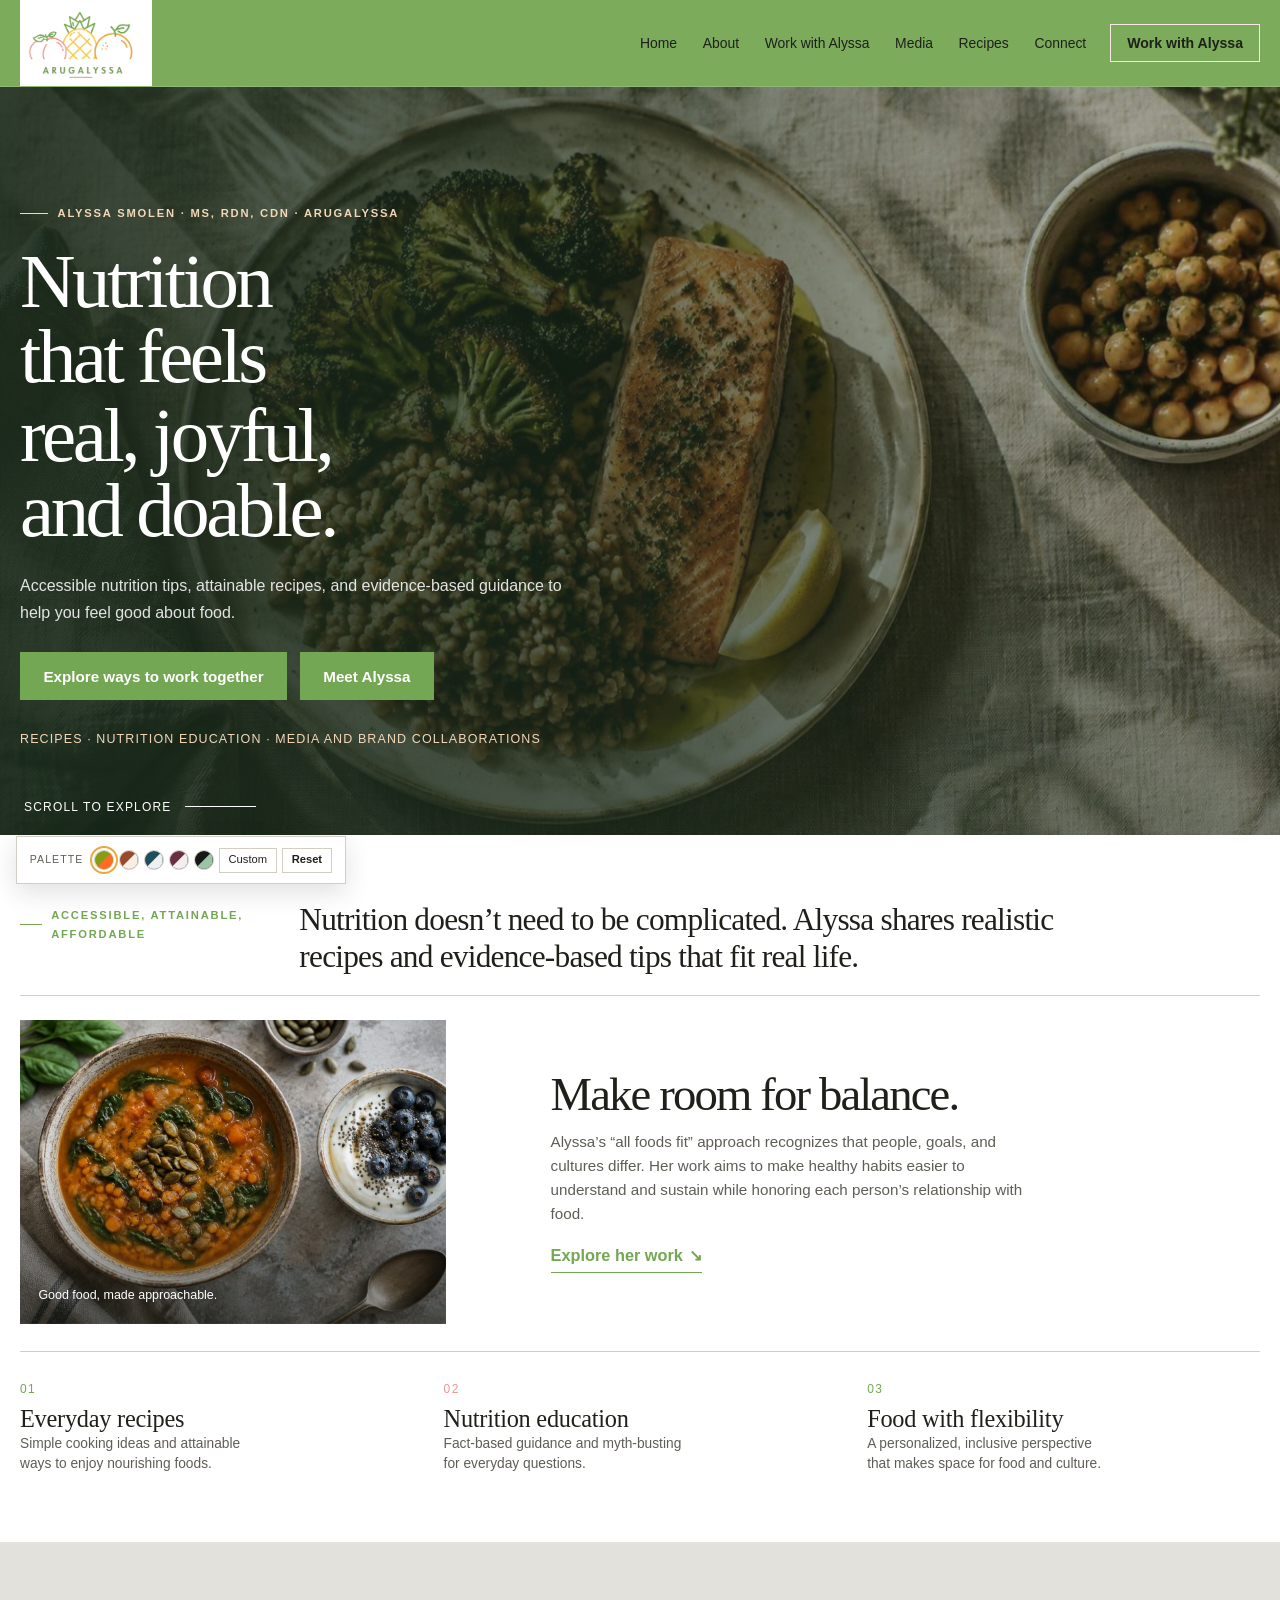
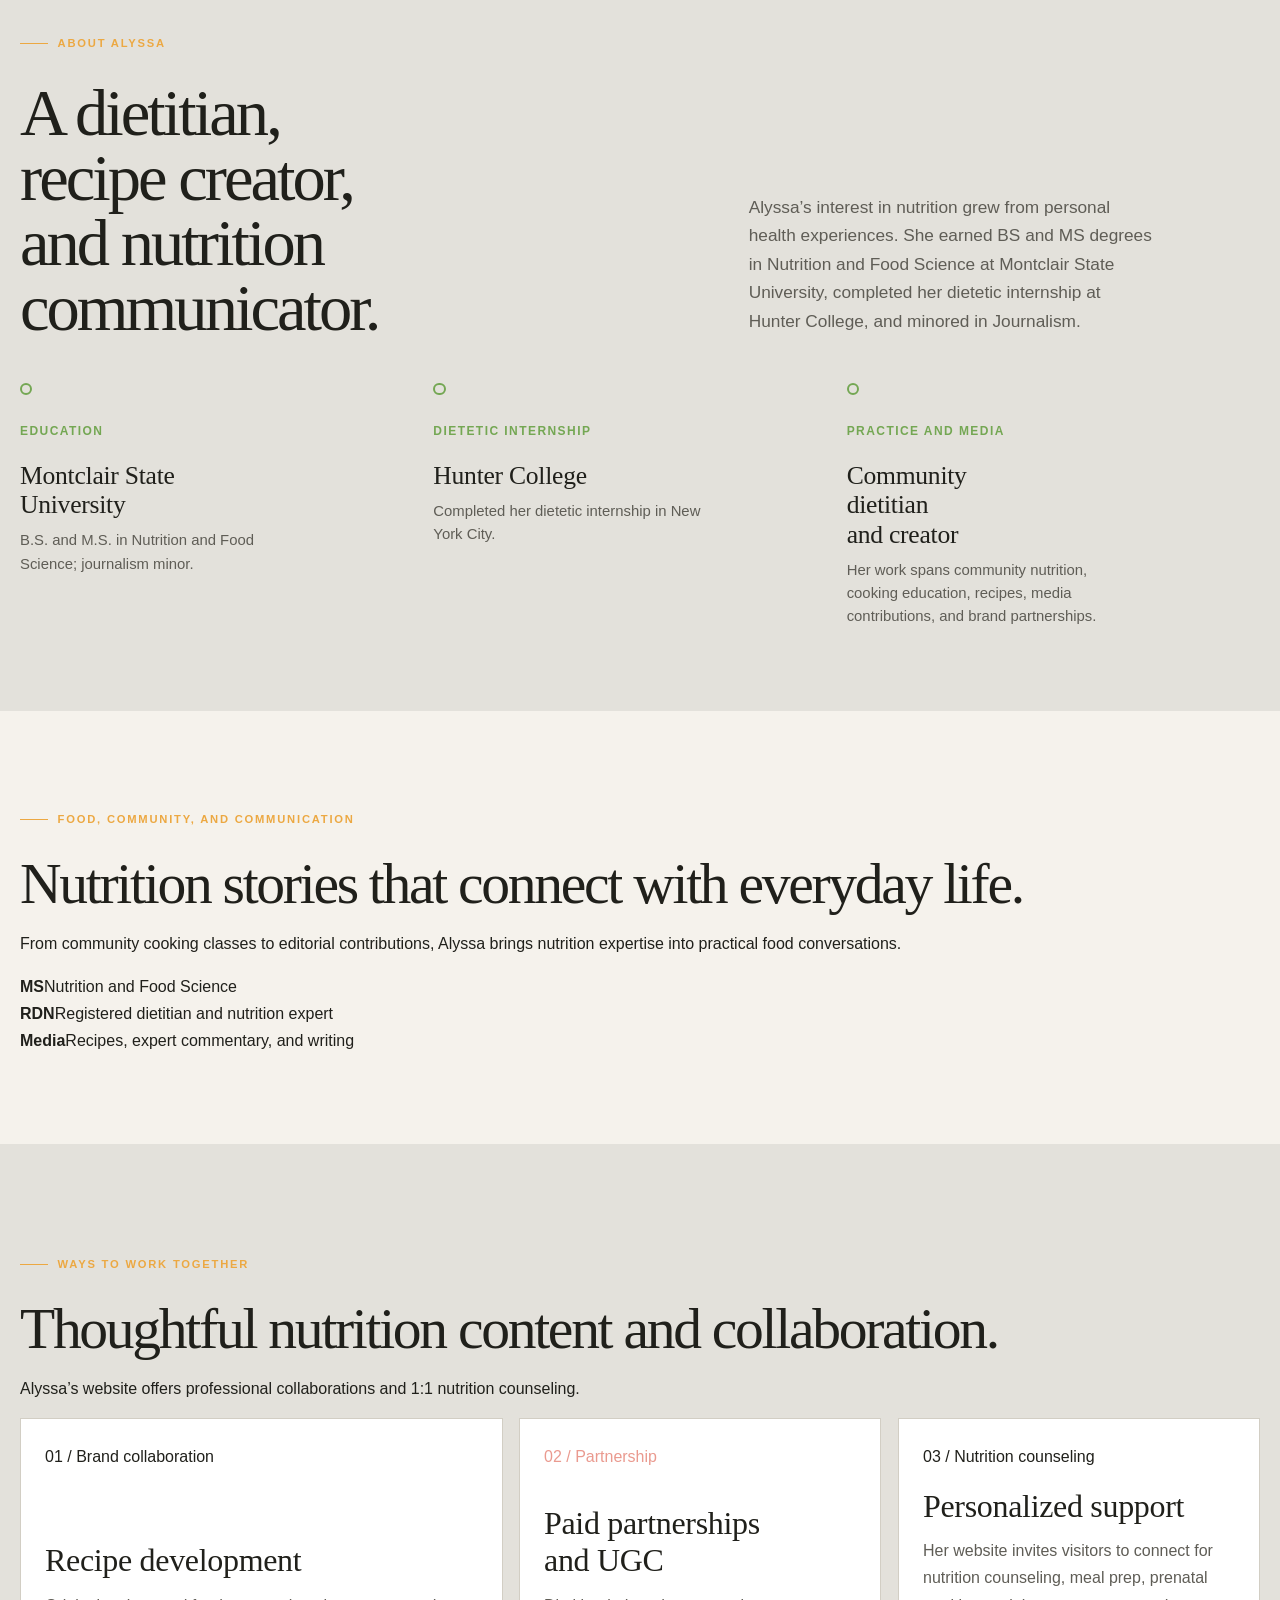
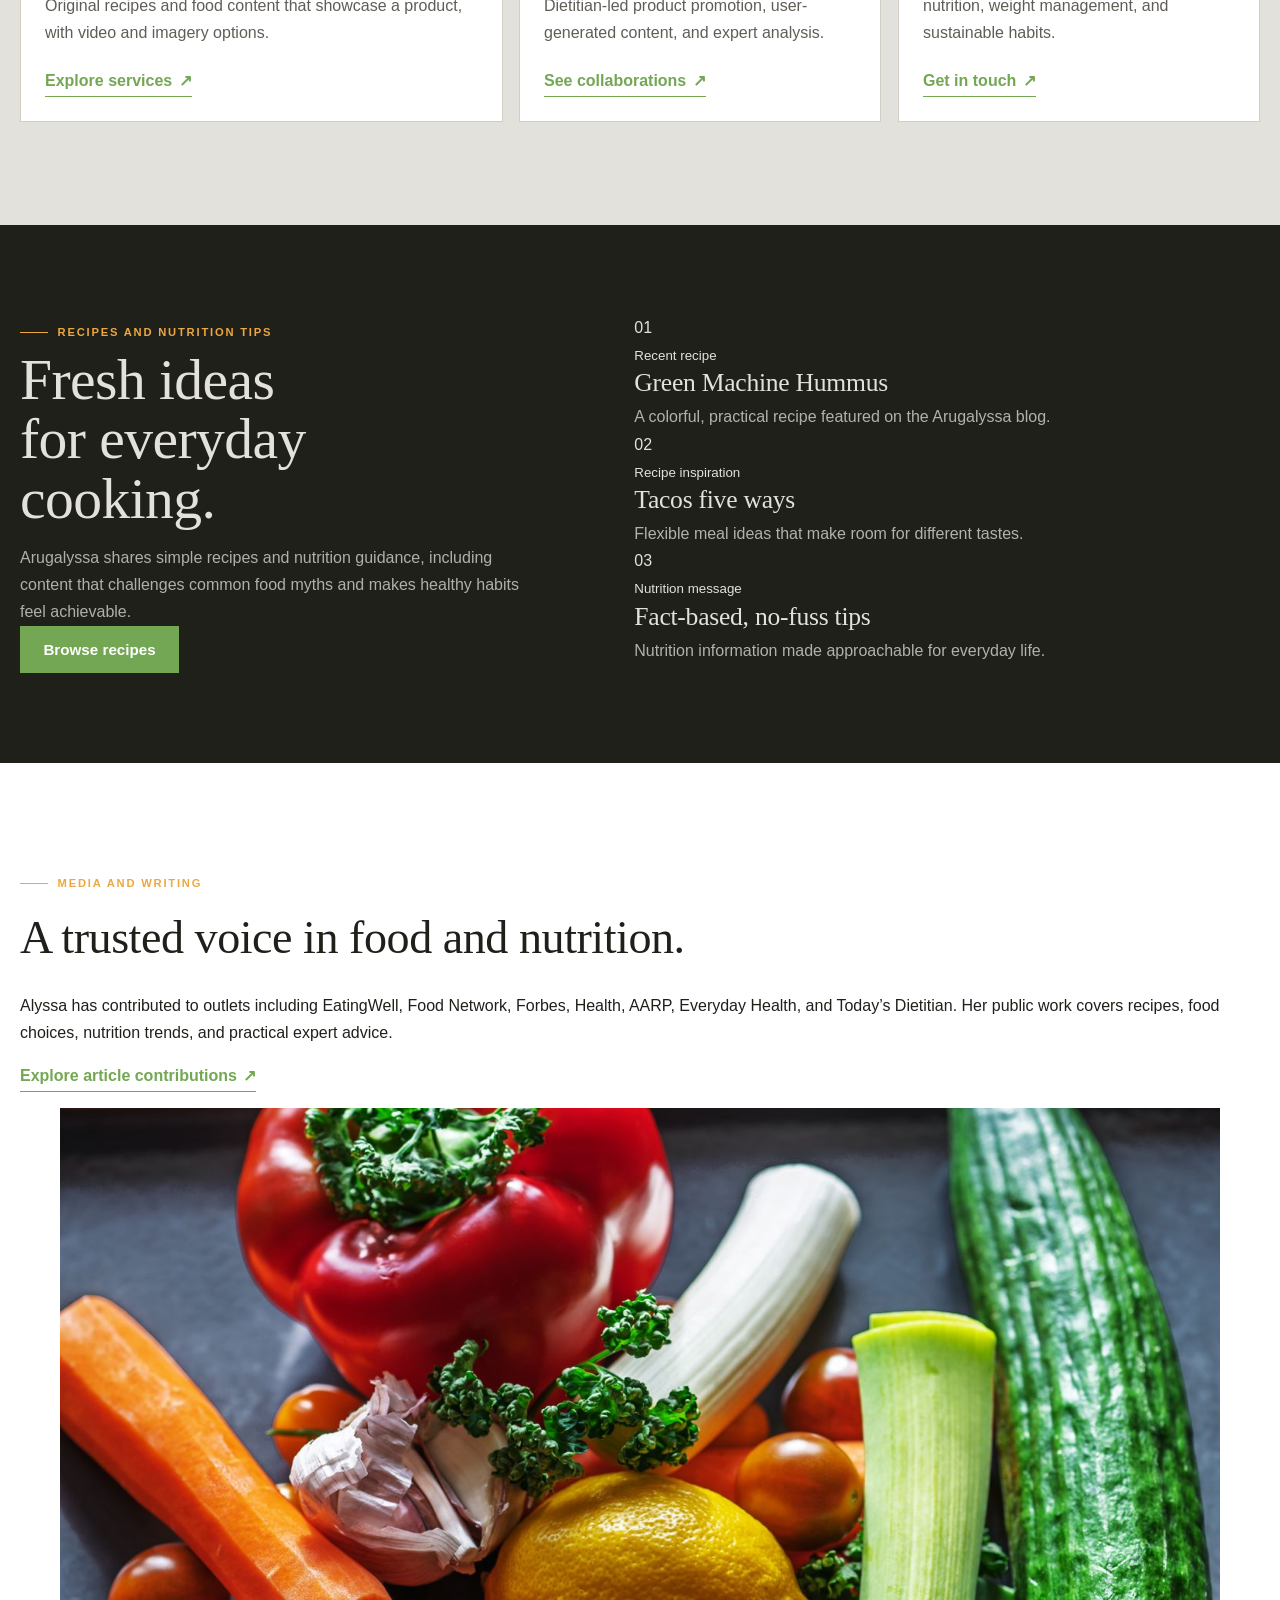
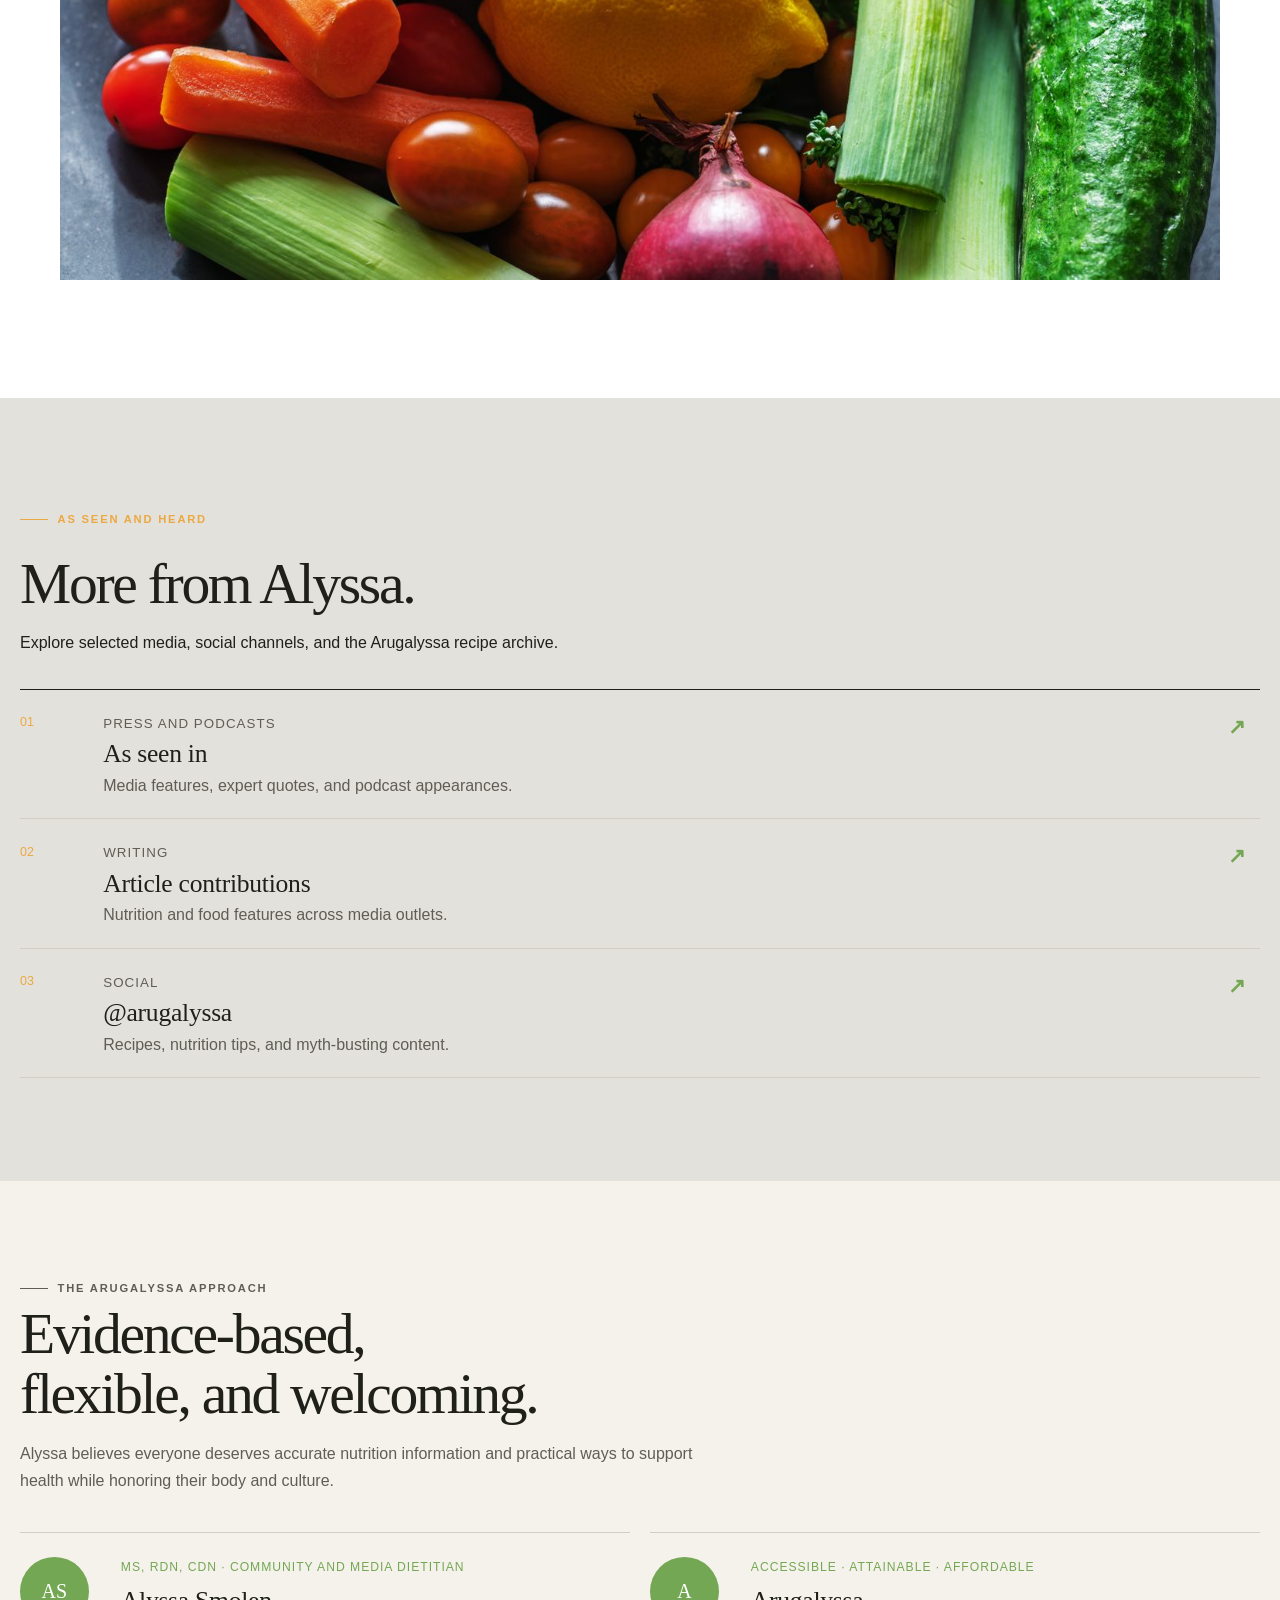
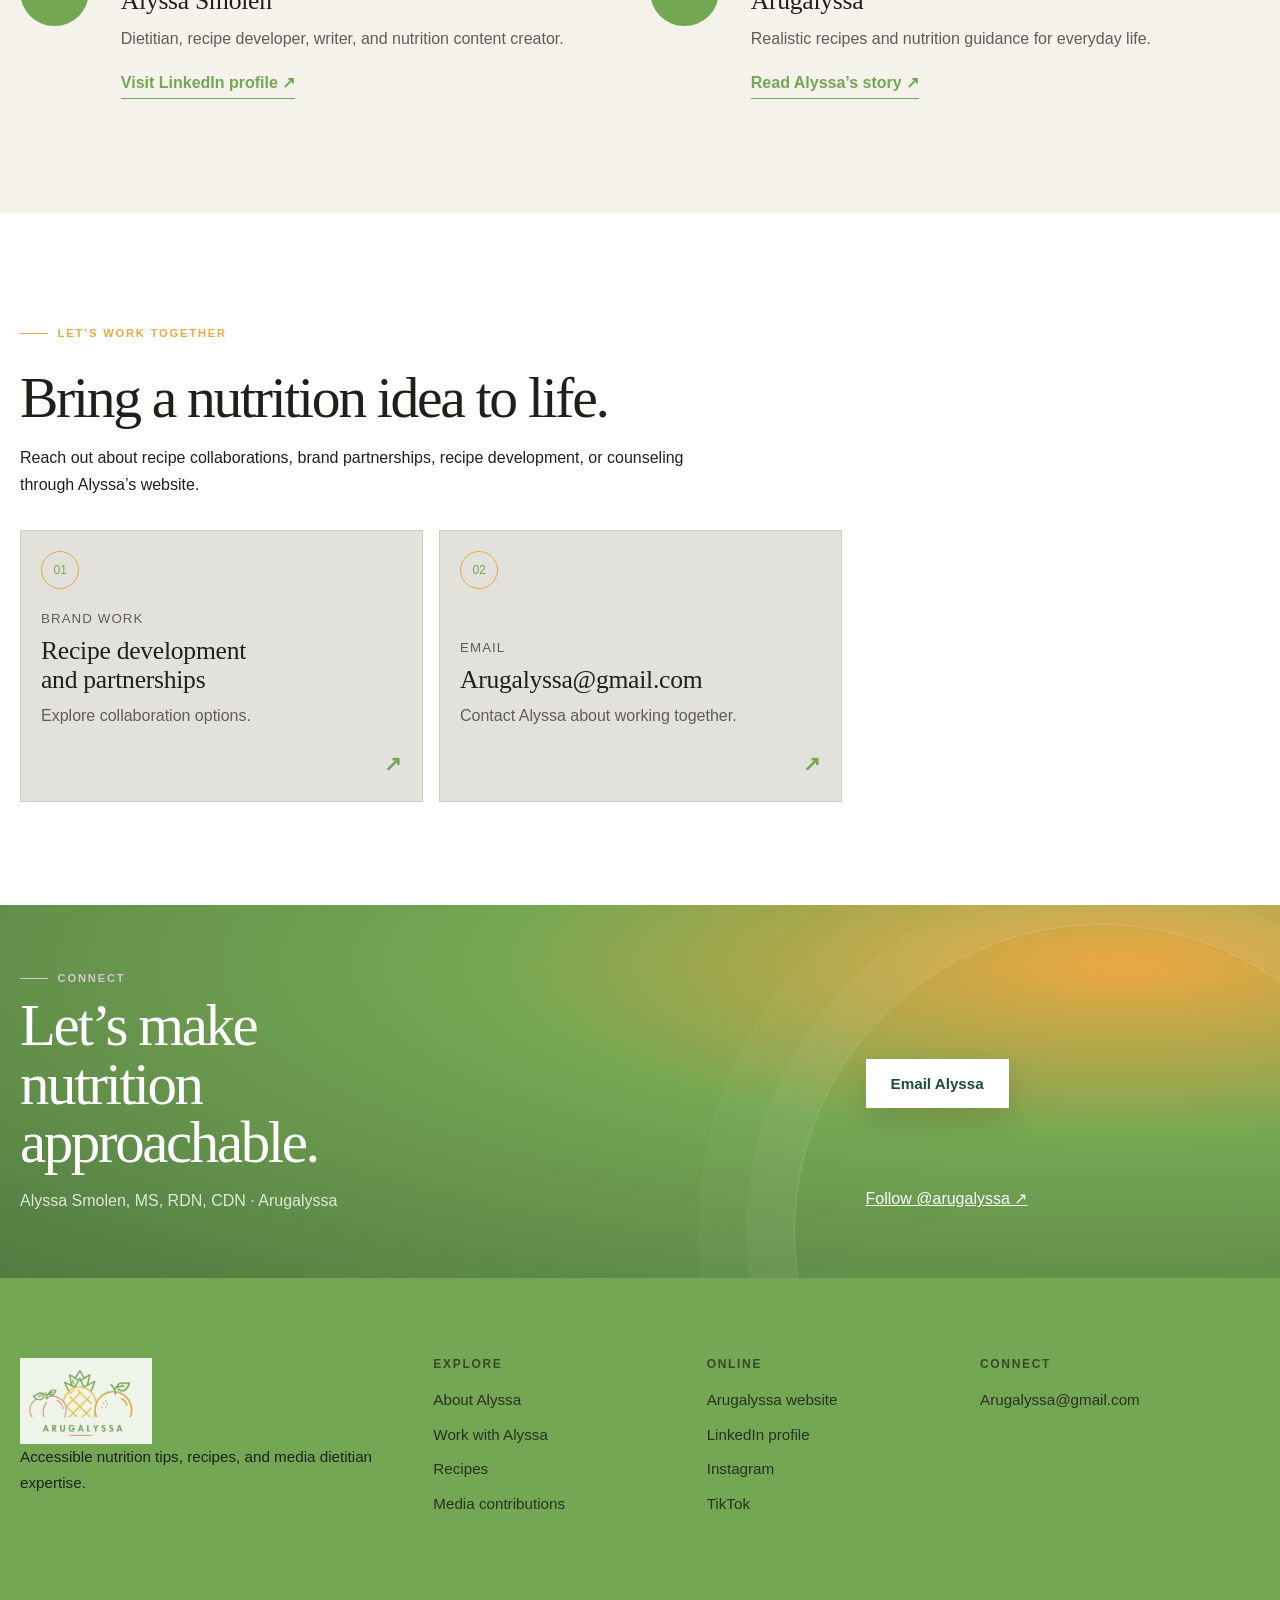
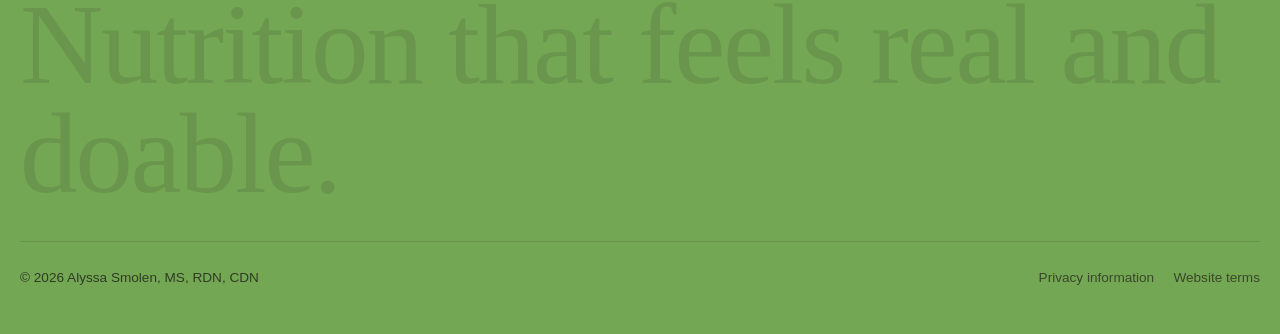
<file: index.html>
<!DOCTYPE html><html lang="en" data-theme="sage"><head><meta charset="UTF-8"><meta name="viewport" content="width=device-width, initial-scale=1"><meta name="theme-color" content="#74A753"><title>Alyssa Smolen, MS, RDN, CDN | Arugalyssa</title><meta name="description" content="Alyssa Smolen, MS, RD is a registered dietitian whose public profile highlights accessible nutrition tips, recipes, dietitian expertise, and brand collaboration."><meta property="og:type" content="website"><meta property="og:site_name" content="Alyssa Smolen, MS, RD"><meta property="og:title" content="Alyssa Smolen, MS, RDN, CDN | Arugalyssa"><meta property="og:description" content="Explore Alyssa Smolen’s registered dietitian background, pediatric nutrition research, and professional work."><meta property="og:image" content="assets/hero.jpg"><link rel="icon" href="favicon.svg" type="image/svg+xml"><script src="theme-init.js"></script><link rel="preconnect" href="https://fonts.googleapis.com"><link rel="preconnect" href="https://fonts.gstatic.com" crossorigin><link rel="stylesheet" href="https://fonts.googleapis.com/css2?family=Instrument+Sans:wght@400;500;600&family=Newsreader:ital,opsz,wght@0,6..72,400;1,6..72,400&display=swap"><link rel="preload" as="image" href="assets/hero.jpg" fetchpriority="high"><link rel="stylesheet" href="styles.css"><script type="application/ld+json">{"@context":"https://schema.org","@type":"Person","name":"Alyssa Smolen","honorificSuffix":"MS, RDN, CDN","jobTitle":"Registered Dietitian and Nutrition Communicator","url":"https://www.linkedin.com/in/alyssasmolen/","knowsAbout":["Pediatric nutrition","Clinical nutrition","Nutrition research","Social needs screening"]}</script></head><body class="home-page single-page"><div class="scroll-progress" aria-hidden="true"><span></span></div><a href="#main" class="skip-link">Skip to main content</a>
<header class="site-header"><div class="wrap header-inner"><a href="#home" class="brand" aria-label="Alyssa Smolen, home"><img class="brand-logo" src="assets/arugalyssa-logo.png" alt="Arugalyssa illustrated fruit logo" width="660" height="430"></a><nav class="main-nav" id="main-nav" aria-label="Primary"><ul class="nav-list"><li><a href="#home">Home</a></li><li><a href="#story">About</a></li><li><a href="#focus">Work with Alyssa</a></li><li><a href="#media">Media</a></li><li><a href="#recipes">Recipes</a></li><li><a href="#contact">Connect</a></li></ul><div class="mobile-only"><a href="https://www.arugalyssa.com/" class="btn">Visit Arugalyssa</a></div></nav><div class="header-tools"><a href="#contact" class="btn btn-sm header-cta">Work with Alyssa</a><button type="button" class="menu-toggle" aria-expanded="false" aria-controls="main-nav" aria-label="Open menu"><span></span></button></div></div></header><main id="main">
<section class="sp-hero" id="home" data-motion-section="hero"><div class="sp-hero-backdrop"><img class="sp-hero-bg-image" src="assets/hero.jpg" alt="" fetchpriority="high" decoding="async"><div class="sp-hero-shade"></div></div><div class="wrap sp-hero-content"><p class="kicker">Alyssa Smolen · MS, RDN, CDN · Arugalyssa</p><h1 class="sp-hero-title"><span class="sp-title-line"><span>Nutrition that feels</span></span><span class="sp-title-line"><span>real, joyful, and doable.</span></span></h1><p class="lead">Accessible nutrition tips, attainable recipes, and evidence-based guidance to help you feel good about food.</p><div class="hero-actions"><a class="btn" href="#focus">Explore ways to work together</a><a class="btn btn-ghost" href="#story">Meet Alyssa</a></div><p class="sp-hero-note">Recipes · Nutrition education · Media and brand collaborations</p></div><a class="sp-hero-scroll" href="#mission" aria-label="Scroll to learn about Alyssa"><span>Scroll to explore</span><i aria-hidden="true"></i></a></section>
<section class="sp-mission" id="mission" data-motion-section="mission"><div class="wrap"><div class="sp-mission-top"><p class="kicker">Accessible, attainable, affordable</p><p class="sp-mission-intro">Nutrition doesn’t need to be complicated. Alyssa shares realistic recipes and evidence-based tips that fit real life.</p></div><div class="sp-mission-layout"><figure class="sp-mission-visual"><img src="assets/meals.jpg" alt="A colorful, approachable meal" loading="lazy" decoding="async" width="1200" height="900"><figcaption>Good food, made approachable.</figcaption></figure><div class="sp-mission-copy"><h2>Make room for balance.</h2><p>Alyssa’s “all foods fit” approach recognizes that people, goals, and cultures differ. Her work aims to make healthy habits easier to understand and sustain while honoring each person’s relationship with food.</p><a href="#focus" class="link">Explore her work <span>↘</span></a></div></div><div class="sp-mission-pillars"><article><span>01</span><h3>Everyday recipes</h3><p>Simple cooking ideas and attainable ways to enjoy nourishing foods.</p></article><article><span>02</span><h3>Nutrition education</h3><p>Fact-based guidance and myth-busting for everyday questions.</p></article><article><span>03</span><h3>Food with flexibility</h3><p>A personalized, inclusive perspective that makes space for food and culture.</p></article></div></div></section>
<section class="sp-story" id="story" data-motion-section="story"><div class="wrap"><div class="sp-story-header"><header class="sp-story-heading"><p class="kicker">About Alyssa</p><h2>A dietitian, recipe creator, and nutrition communicator.</h2></header><p class="sp-story-deck">Alyssa’s interest in nutrition grew from personal health experiences. She earned BS and MS degrees in Nutrition and Food Science at Montclair State University, completed her dietetic internship at Hunter College, and minored in Journalism.</p></div><div class="sp-timeline"><article><span>Education</span><div><h3>Montclair State University</h3><p>B.S. and M.S. in Nutrition and Food Science; journalism minor.</p></div></article><article><span>Dietetic internship</span><div><h3>Hunter College</h3><p>Completed her dietetic internship in New York City.</p></div></article><article><span>Practice and media</span><div><h3>Community dietitian and creator</h3><p>Her work spans community nutrition, cooking education, recipes, media contributions, and brand partnerships.</p></div></article></div></div></section>
<section class="sp-impact" id="impact" data-motion-section="impact"><div class="wrap"><div class="sp-impact-heading"><p class="kicker">Food, community, and communication</p><h2>Nutrition stories that connect with everyday life.</h2><p>From community cooking classes to editorial contributions, Alyssa brings nutrition expertise into practical food conversations.</p></div><div class="sp-impact-grid"><article><strong>MS</strong><span>Nutrition and Food Science</span></article><article><strong>RDN</strong><span>Registered dietitian and nutrition expert</span></article><article><strong>Media</strong><span>Recipes, expert commentary, and writing</span></article></div></div></section>
<section class="sp-programs" id="focus" data-motion-section="focus"><div class="wrap"><div class="sp-programs-heading"><p class="kicker">Ways to work together</p><h2>Thoughtful nutrition content and collaboration.</h2><p>Alyssa’s website offers professional collaborations and 1:1 nutrition counseling.</p></div><div class="sp-program-grid"><article><span>01 / Brand collaboration</span><h3>Recipe development</h3><p>Original recipes and food content that showcase a product, with video and imagery options.</p><a href="https://www.arugalyssa.com/services-6-1" class="link">Explore services <span>↗</span></a></article><article><span>02 / Partnership</span><h3>Paid partnerships and UGC</h3><p>Dietitian-led product promotion, user-generated content, and expert analysis.</p><a href="https://www.arugalyssa.com/collaborations" class="link">See collaborations <span>↗</span></a></article><article><span>03 / Nutrition counseling</span><h3>Personalized support</h3><p>Her website invites visitors to connect for nutrition counseling, meal prep, prenatal nutrition, weight management, and sustainable habits.</p><a href="https://www.arugalyssa.com/contact-6" class="link">Get in touch <span>↗</span></a></article></div></div></section>
<section class="sp-training" id="recipes" data-motion-section="recipes"><div class="wrap"><div class="sp-training-intro"><p class="kicker">Recipes and nutrition tips</p><h2>Fresh ideas for everyday cooking.</h2><p>Arugalyssa shares simple recipes and nutrition guidance, including content that challenges common food myths and makes healthy habits feel achievable.</p><a href="https://www.arugalyssa.com/blog-3-1" class="btn">Browse recipes</a></div><div class="sp-training-list"><article><span>01</span><div><small>Recent recipe</small><h3>Green Machine Hummus</h3><p>A colorful, practical recipe featured on the Arugalyssa blog.</p></div></article><article><span>02</span><div><small>Recipe inspiration</small><h3>Tacos five ways</h3><p>Flexible meal ideas that make room for different tastes.</p></div></article><article><span>03</span><div><small>Nutrition message</small><h3>Fact-based, no-fuss tips</h3><p>Nutrition information made approachable for everyday life.</p></div></article></div></div></section>
<section class="sp-grow" id="media" data-motion-section="media"><div class="wrap sp-grow-inner"><div><p class="kicker">Media and writing</p><h2>A trusted voice in food and nutrition.</h2><p>Alyssa has contributed to outlets including EatingWell, Food Network, Forbes, Health, AARP, Everyday Health, and Today’s Dietitian. Her public work covers recipes, food choices, nutrition trends, and practical expert advice.</p><a href="https://www.arugalyssa.com/article-contributions" class="link">Explore article contributions <span>↗</span></a></div><figure><img src="assets/produce-flatlay.jpg" alt="Fresh produce for colorful recipes" loading="lazy" decoding="async" width="1200" height="900"></figure></div></section>
<section class="sp-resources" id="resources" data-motion-section="resources"><div class="wrap"><div class="sp-resources-heading"><p class="kicker">As seen and heard</p><h2>More from Alyssa.</h2><p>Explore selected media, social channels, and the Arugalyssa recipe archive.</p></div><div class="sp-resource-list"><a href="https://www.arugalyssa.com/media"><span>01</span><div><small>Press and podcasts</small><h3>As seen in</h3><p>Media features, expert quotes, and podcast appearances.</p></div><b aria-hidden="true">↗</b></a><a href="https://www.arugalyssa.com/article-contributions"><span>02</span><div><small>Writing</small><h3>Article contributions</h3><p>Nutrition and food features across media outlets.</p></div><b aria-hidden="true">↗</b></a><a href="https://www.instagram.com/arugalyssa/"><span>03</span><div><small>Social</small><h3>@arugalyssa</h3><p>Recipes, nutrition tips, and myth-busting content.</p></div><b aria-hidden="true">↗</b></a></div></div></section>
<section class="sp-team" id="profile" data-motion-section="profile"><div class="wrap"><div class="sp-team-intro"><p class="kicker">The Arugalyssa approach</p><h2>Evidence-based, flexible, and welcoming.</h2><p>Alyssa believes everyone deserves accurate nutrition information and practical ways to support health while honoring their body and culture.</p></div><div class="sp-team-cards"><article><div class="sp-monogram">AS</div><div><p class="sp-team-role">MS, RDN, CDN · Community and media dietitian</p><h3>Alyssa Smolen</h3><p>Dietitian, recipe developer, writer, and nutrition content creator.</p><a href="https://www.linkedin.com/in/alyssasmolen" class="link">Visit LinkedIn profile <span>↗</span></a></div></article><article><div class="sp-monogram">A</div><div><p class="sp-team-role">Accessible · Attainable · Affordable</p><h3>Arugalyssa</h3><p>Realistic recipes and nutrition guidance for everyday life.</p><a href="https://www.arugalyssa.com/about" class="link">Read Alyssa’s story <span>↗</span></a></div></article></div></div></section>
<section class="sp-involved" id="connect" data-motion-section="connect"><div class="wrap"><div class="sp-involved-heading"><p class="kicker">Let’s work together</p><h2>Bring a nutrition idea to life.</h2><p>Reach out about recipe collaborations, brand partnerships, recipe development, or counseling through Alyssa’s website.</p></div><div class="sp-action-list"><a href="https://www.arugalyssa.com/services-6-1"><span class="sp-action-no">01</span><div><small>Brand work</small><h3>Recipe development and partnerships</h3><p>Explore collaboration options.</p></div><b aria-hidden="true">↗</b></a><a href="mailto:Arugalyssa@gmail.com?subject=Work%20with%20Alyssa"><span class="sp-action-no">02</span><div><small>Email</small><h3>Arugalyssa@gmail.com</h3><p>Contact Alyssa about working together.</p></div><b aria-hidden="true">↗</b></a></div></div></section>
<section class="sp-contact" id="contact" data-motion-section="contact"><div class="wrap sp-contact-inner"><p class="kicker">Connect</p><h2>Let’s make nutrition approachable.</h2><p>Alyssa Smolen, MS, RDN, CDN · Arugalyssa</p><a class="btn btn-light" href="mailto:Arugalyssa@gmail.com">Email Alyssa</a><a href="https://www.instagram.com/arugalyssa/" class="sp-contact-link">Follow @arugalyssa <span>↗</span></a></div></section></main>
<footer class="site-footer"><div class="wrap"><div class="footer-grid"><div><a href="#home" class="brand"><img class="brand-logo" src="assets/arugalyssa-logo.png" alt="Arugalyssa"></a><p>Accessible nutrition tips, recipes, and media dietitian expertise.</p></div><div><h2>Explore</h2><ul><li><a href="#story">About Alyssa</a></li><li><a href="#focus">Work with Alyssa</a></li><li><a href="#recipes">Recipes</a></li><li><a href="#media">Media contributions</a></li></ul></div><div><h2>Online</h2><ul><li><a href="https://www.arugalyssa.com/">Arugalyssa website</a></li><li><a href="https://www.linkedin.com/in/alyssasmolen">LinkedIn profile</a></li><li><a href="https://www.instagram.com/arugalyssa/">Instagram</a></li><li><a href="https://www.tiktok.com/@arugalyssa">TikTok</a></li></ul></div><div><h2>Connect</h2><address style="font-style:normal"><a href="mailto:Arugalyssa@gmail.com">Arugalyssa@gmail.com</a></address></div></div><p class="footer-word">Nutrition that feels real and doable.</p><div class="footer-bottom"><p>&copy; <span data-year>2026</span> Alyssa Smolen, MS, RDN, CDN</p><nav aria-label="Legal"><a href="privacy-policy.html">Privacy information</a><a href="terms.html">Website terms</a></nav></div></div></footer><div class="palette palette-dock" role="group" aria-label="Colour palette"><span class="palette-label">Palette</span><div class="palette-swatches"><button type="button" class="swatch" data-set-theme="sage" aria-pressed="true" aria-label="Template palette" title="Template palette"></button><button type="button" class="swatch" data-set-theme="clay" aria-pressed="false" aria-label="Warm palette" title="Warm palette"></button><button type="button" class="swatch" data-set-theme="harbor" aria-pressed="false" aria-label="Blue palette" title="Blue palette"></button><button type="button" class="swatch" data-set-theme="plum" aria-pressed="false" aria-label="Plum palette" title="Plum palette"></button><button type="button" class="swatch" data-set-theme="night" aria-pressed="false" aria-label="Night palette" title="Night palette"></button><button type="button" class="palette-custom-toggle" aria-expanded="false">Custom</button><button type="button" class="palette-reset-default" data-reset-default-palette aria-label="Reset palette to default colors" title="Reset to default colors">Reset</button></div><div class="palette-custom-controls" hidden><p class="palette-custom-title">Make your own palette</p><label>Page background <input type="color" data-custom-color="bg" value="#E3E1DB"></label><label>Text <input type="color" data-custom-color="ink" value="#20201B"></label><label>Accent <input type="color" data-custom-color="accent" value="#ECA842"></label><div class="palette-custom-actions"><button type="button" class="palette-apply" data-apply-custom-palette>Apply colors</button><button type="button" class="palette-reset" data-reset-custom-palette>Reset</button></div><p class="palette-custom-help">For clear contrast, pair a light page with dark text or a dark page with light text.</p><p class="palette-custom-status" role="status" aria-live="polite"></p></div></div><script src="motion.js" defer></script><script src="script.js" defer></script></body></html>
</file>
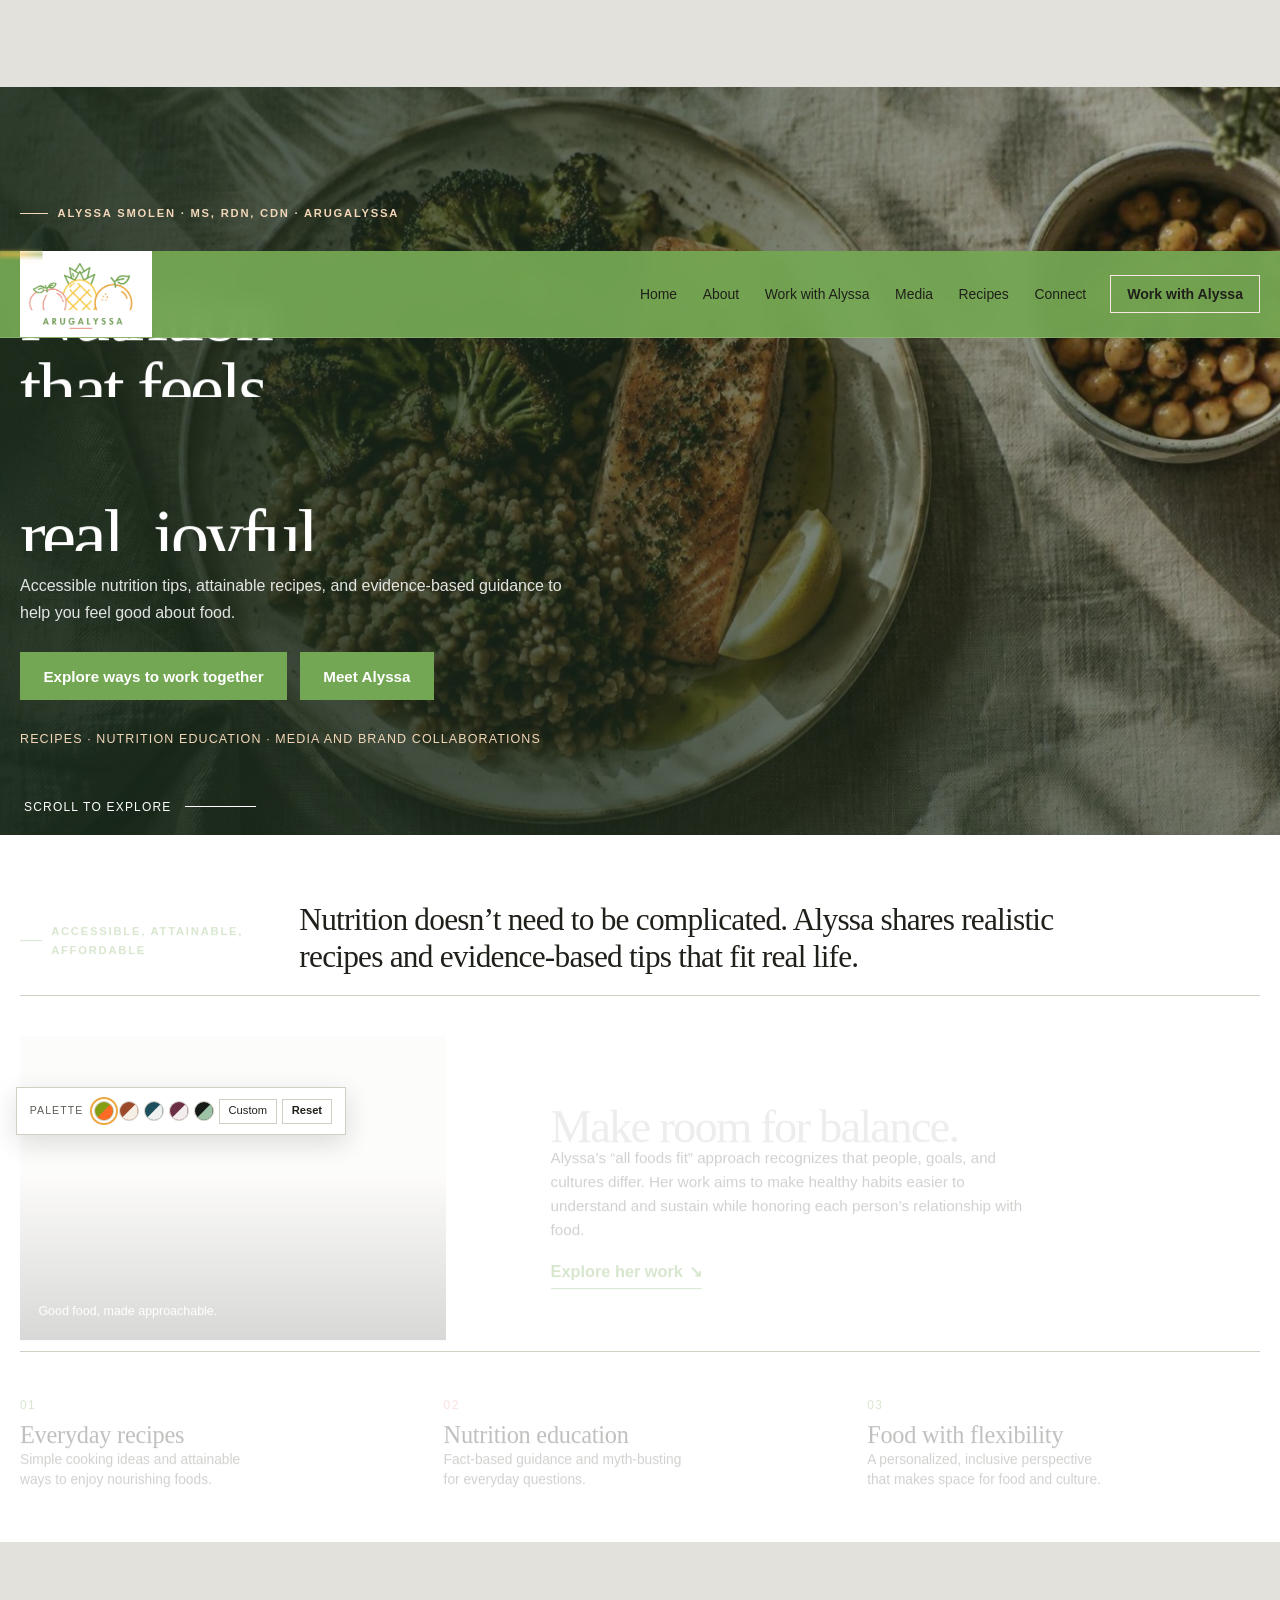
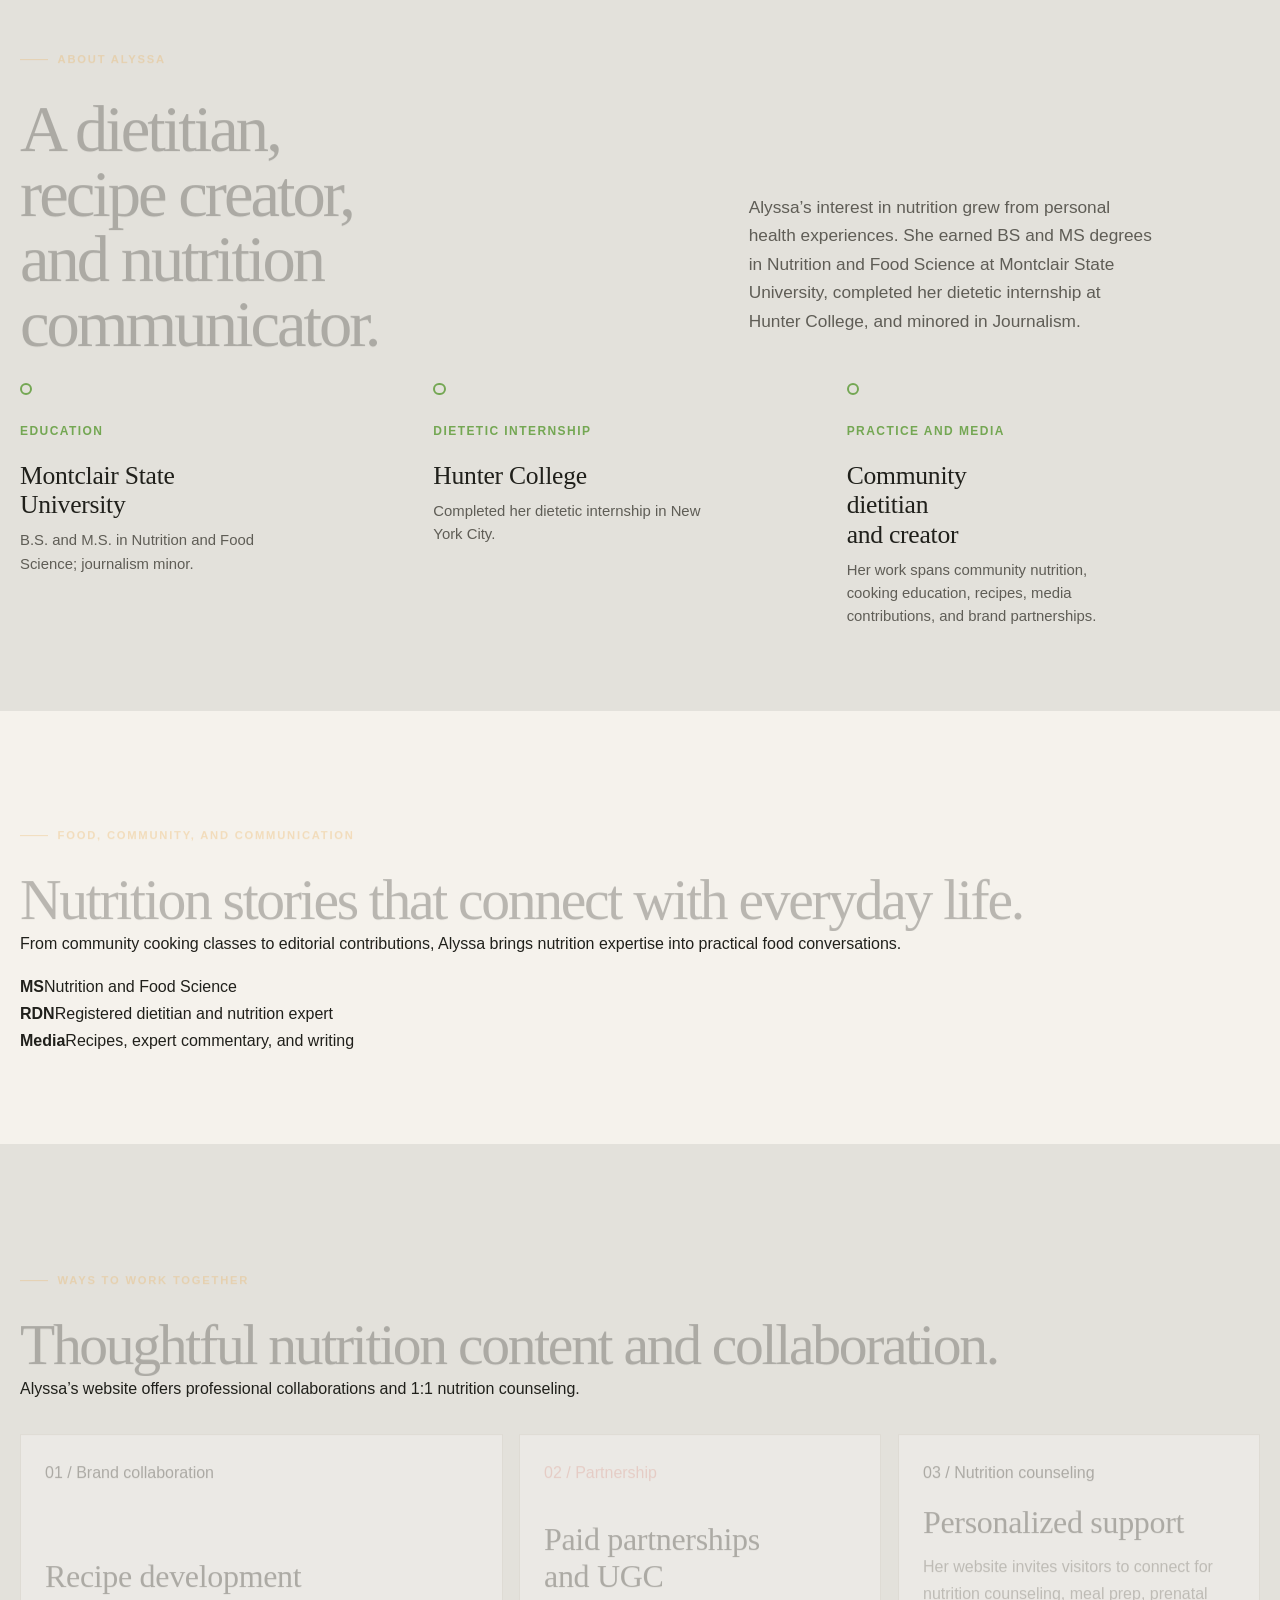
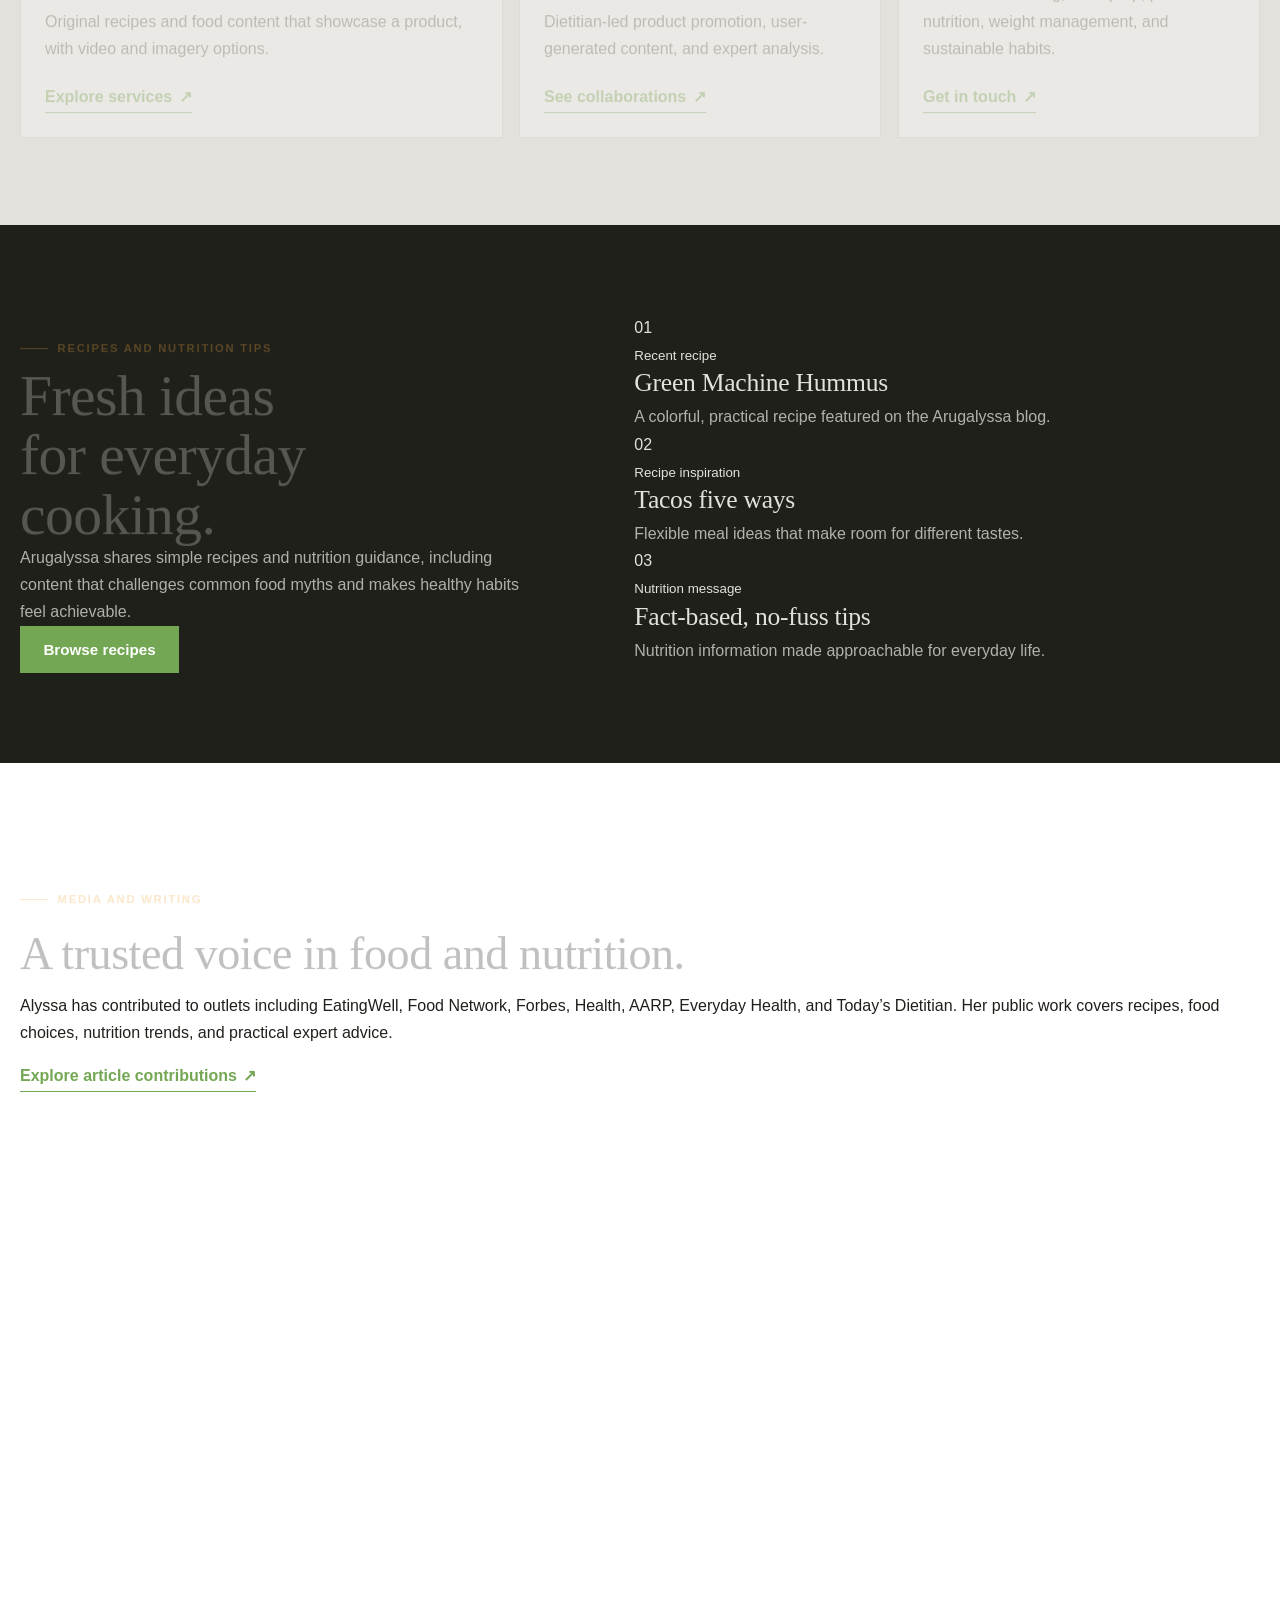
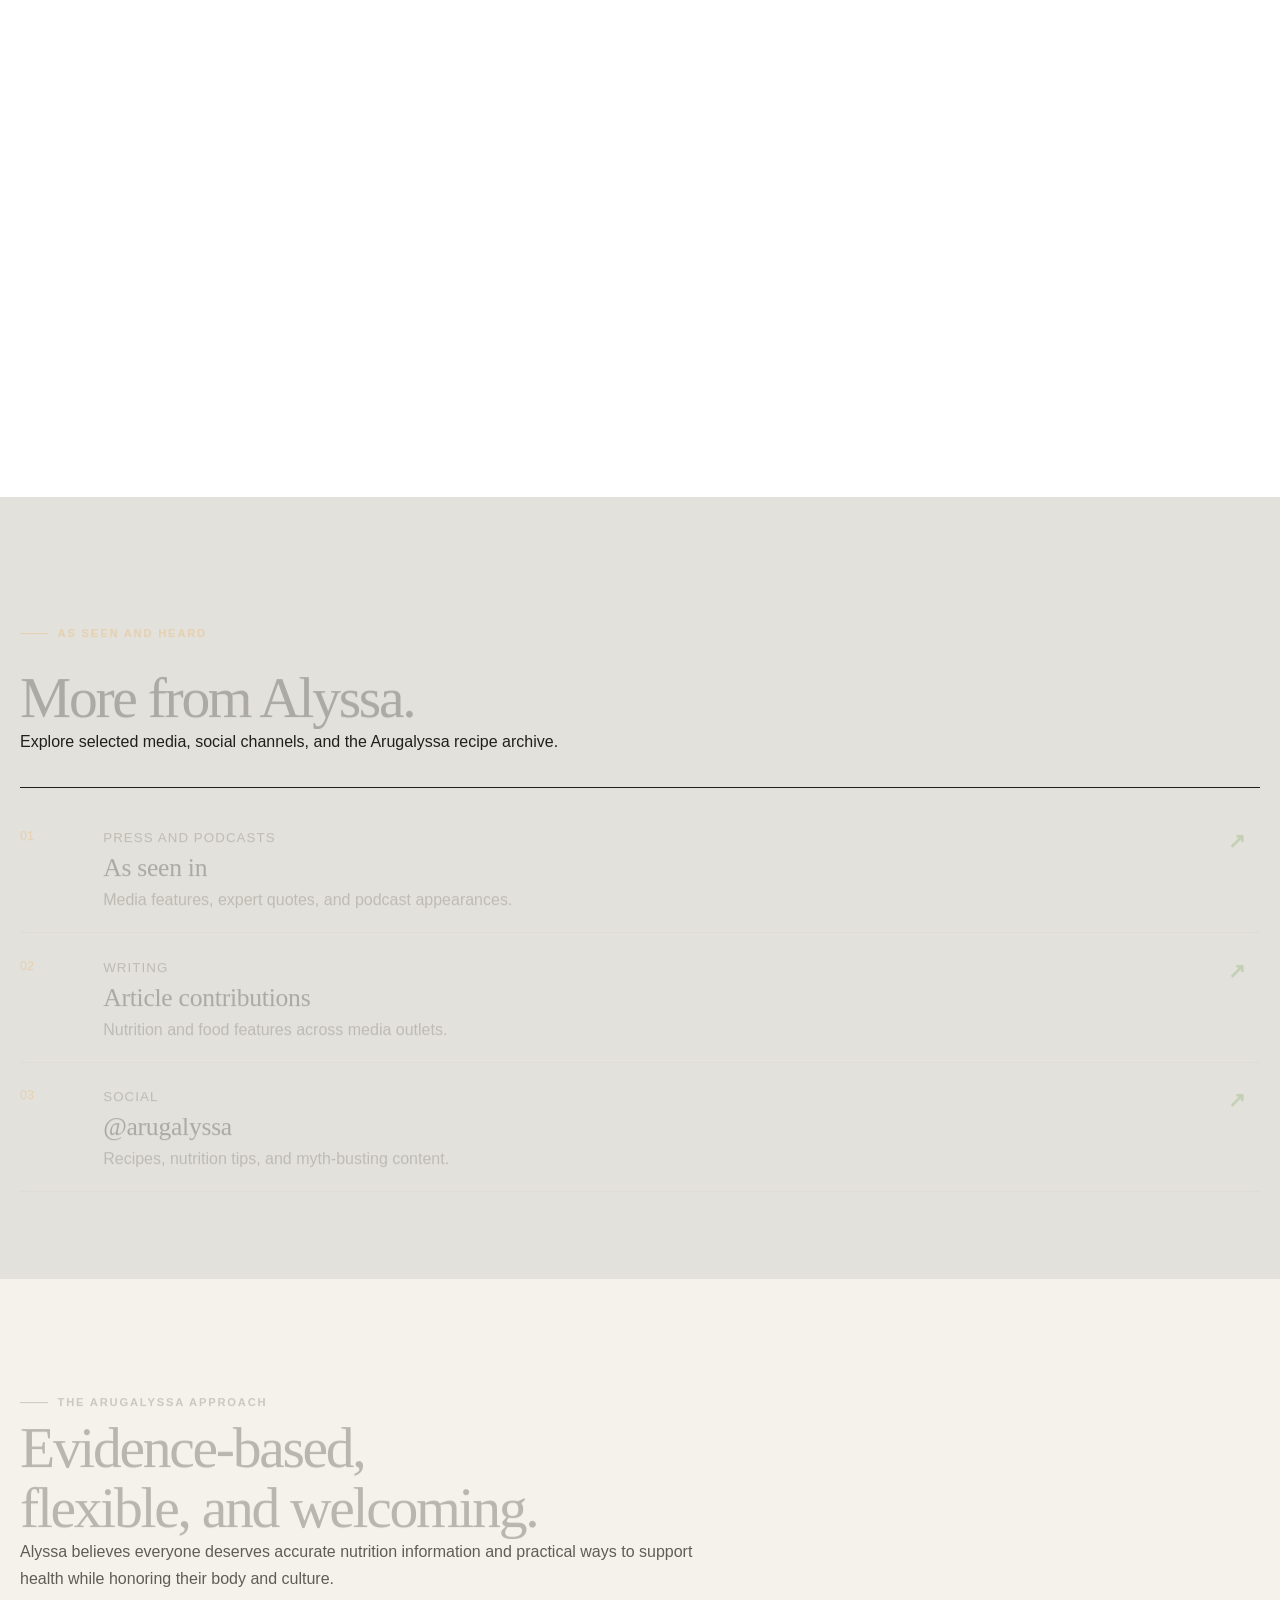
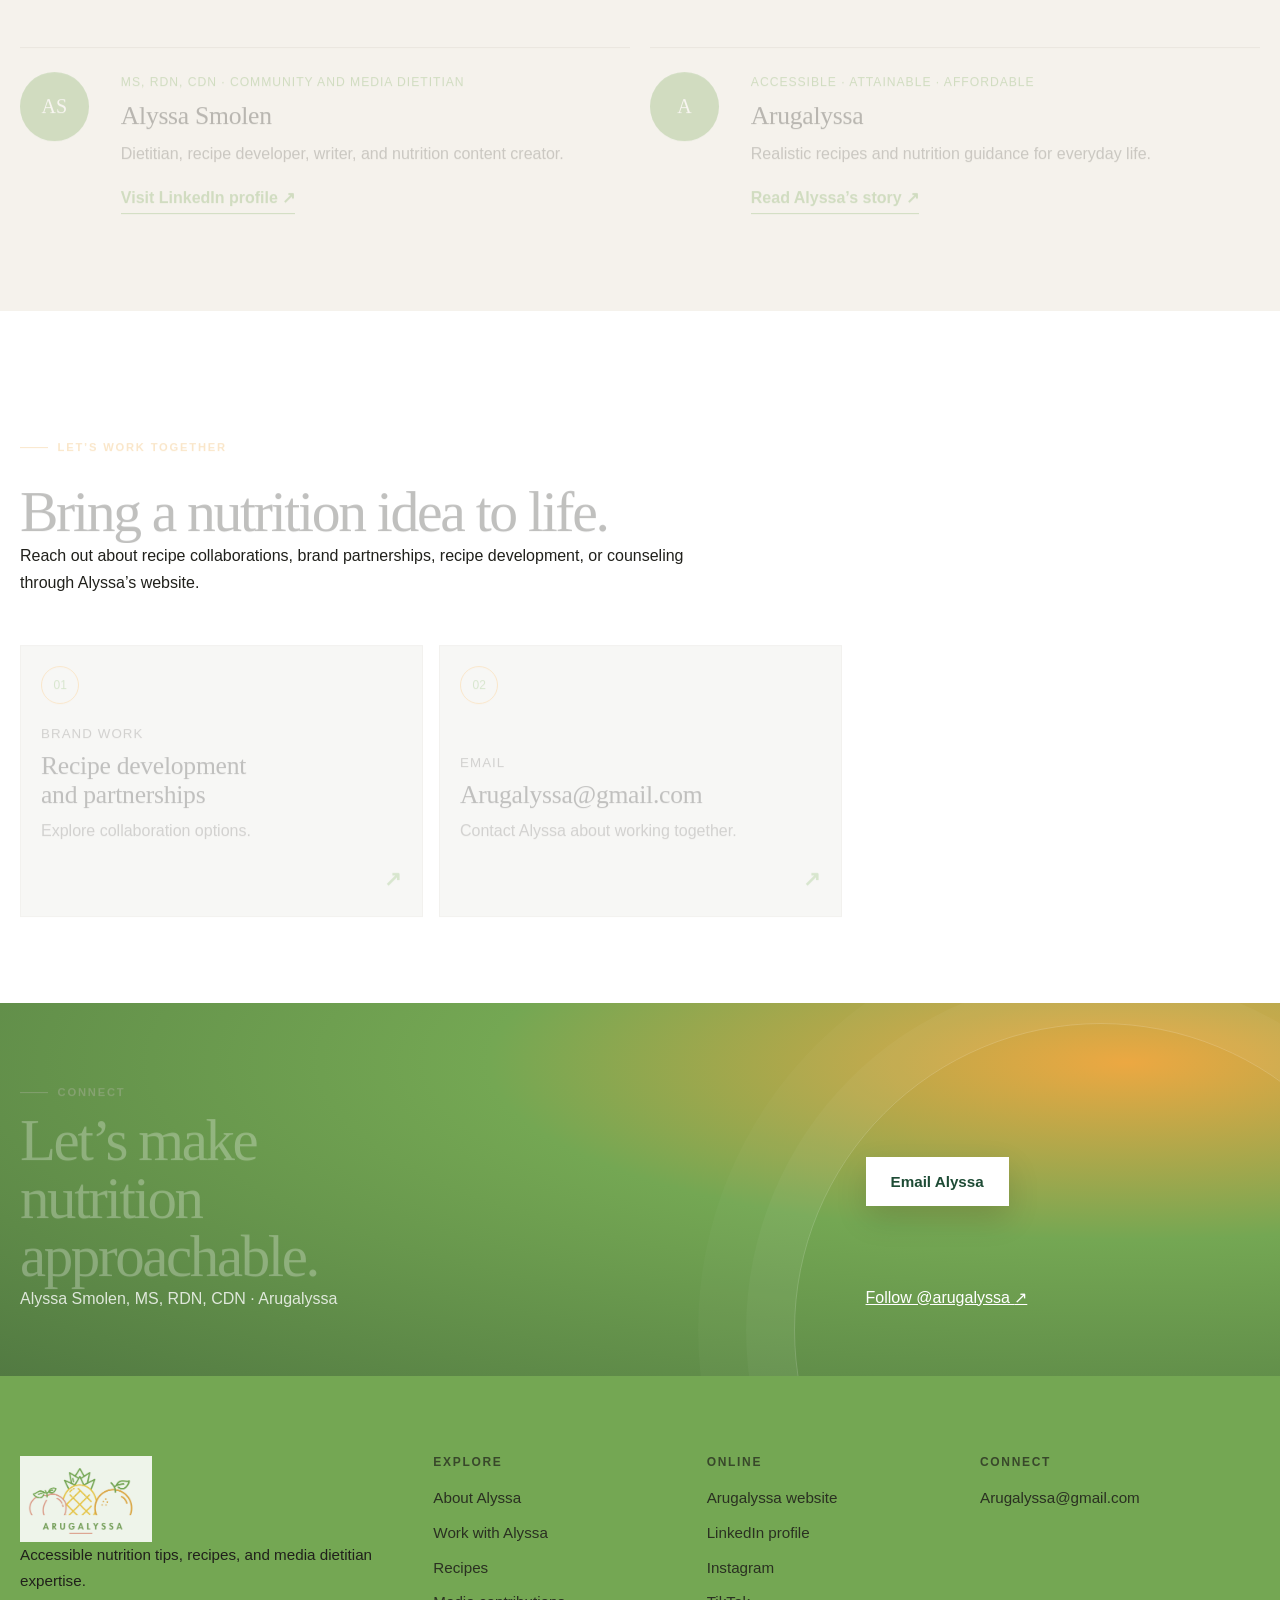
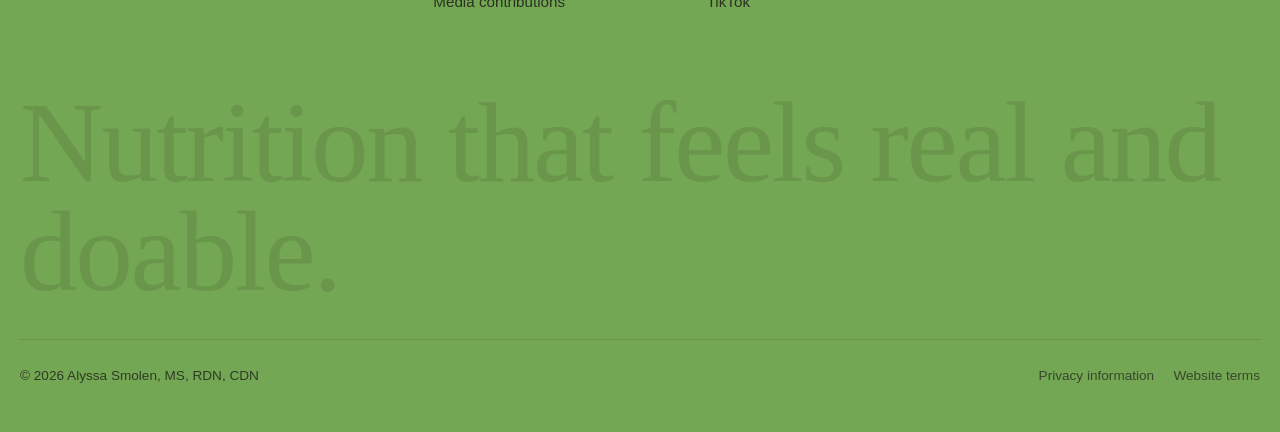
<file: about.html>
<!DOCTYPE html><html lang="en"><head><meta charset="utf-8"><meta name="viewport" content="width=device-width, initial-scale=1"><meta http-equiv="refresh" content="0;url=index.html#story"><title>About Alyssa | Alyssa Lock, MS, RD</title></head><body><a href="index.html#story">Continue to About Alyssa</a></body></html>
</file>
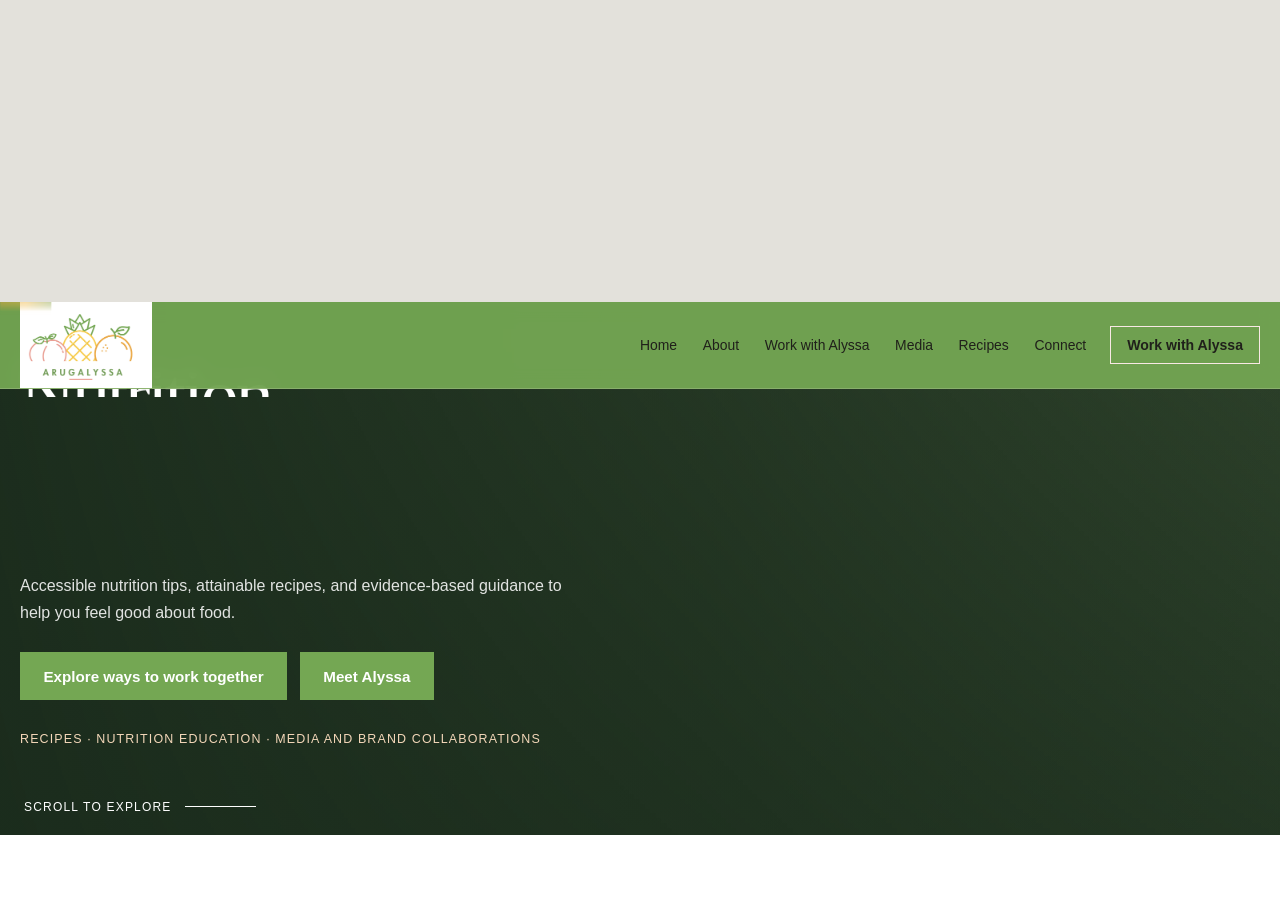
<file: contact.html>
<!DOCTYPE html><html lang="en"><head><meta charset="utf-8"><meta name="viewport" content="width=device-width, initial-scale=1"><meta http-equiv="refresh" content="0;url=index.html#contact"><title>Contact Alyssa | Alyssa Lock, MS, RD</title></head><body><a href="index.html#contact">Continue to Contact Alyssa</a></body></html>
</file>
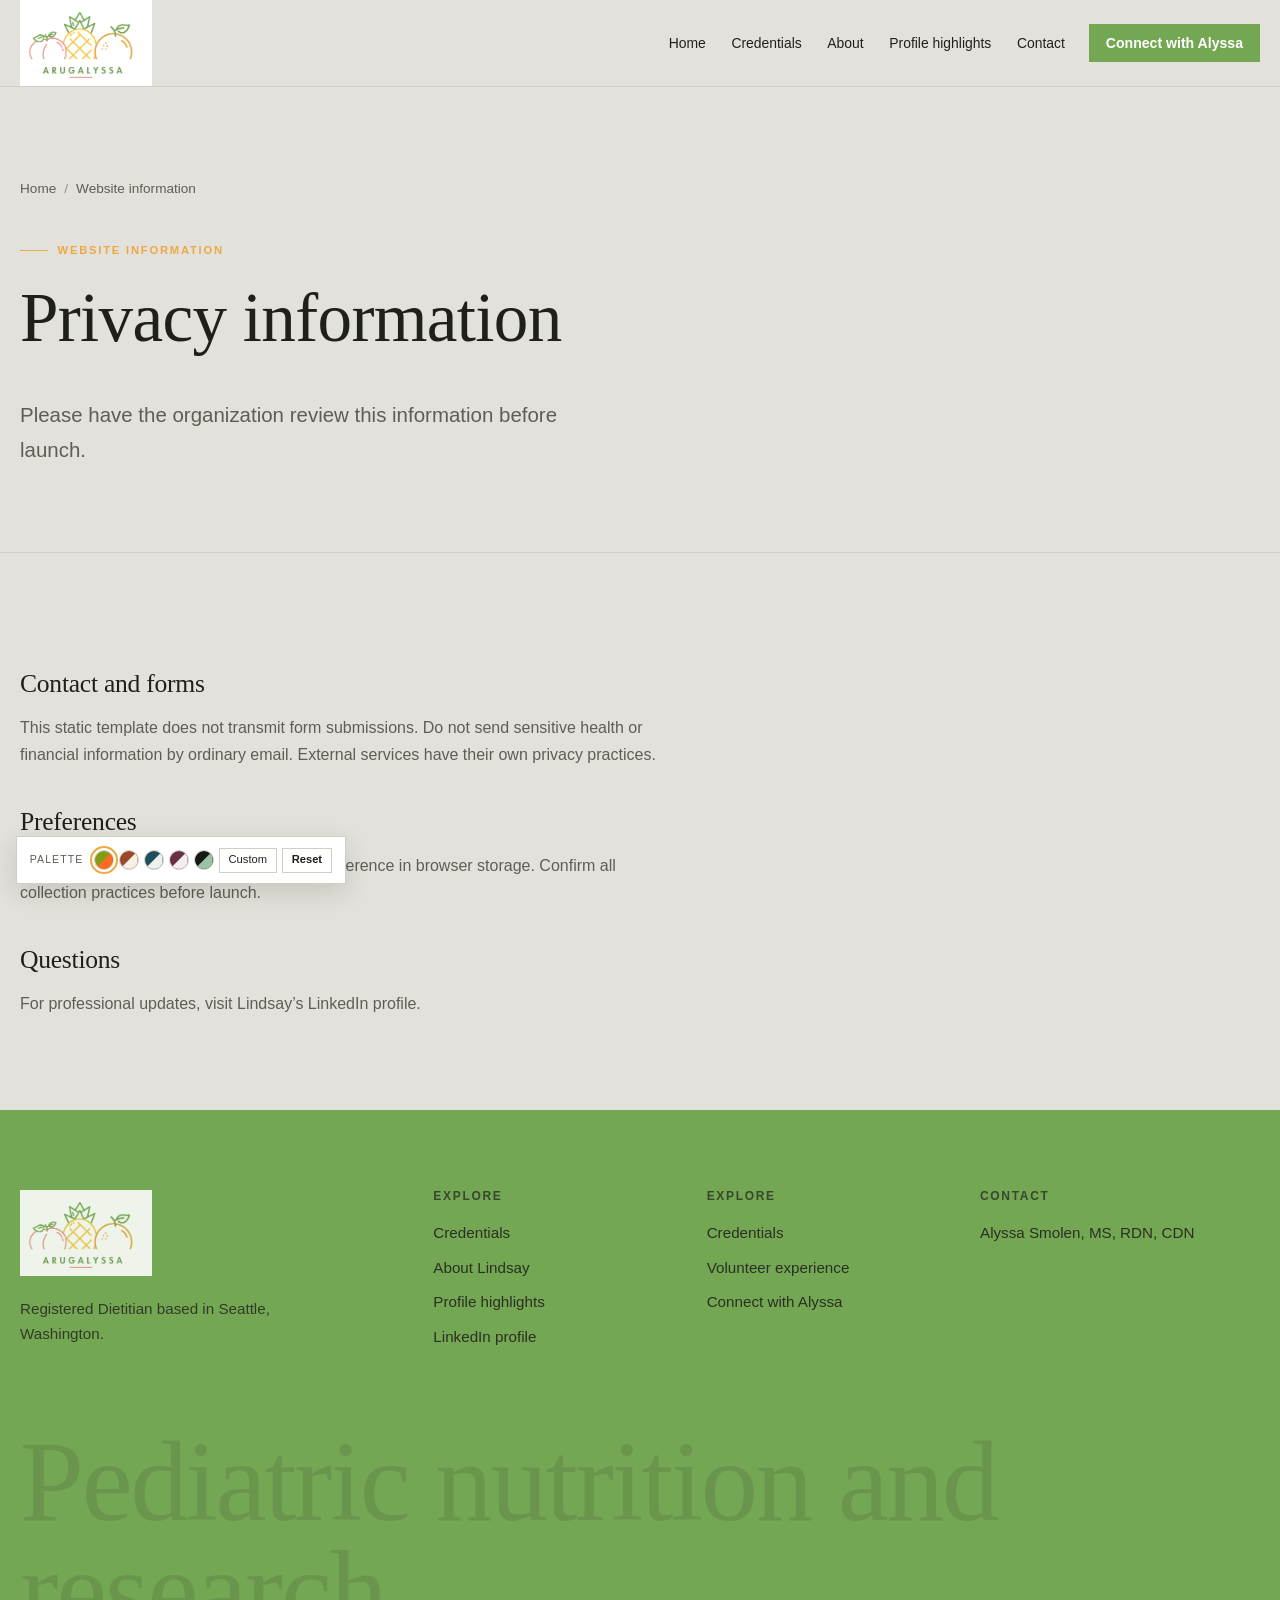
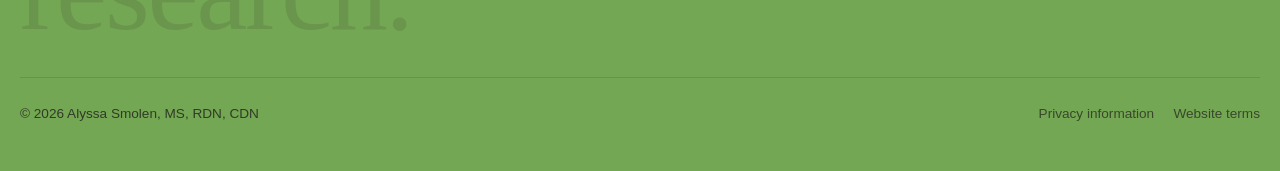
<file: privacy-policy.html>
<!DOCTYPE html><html lang="en" data-theme="sage"><head><meta charset="UTF-8"><meta name="viewport" content="width=device-width, initial-scale=1"><title>Privacy Information | Alyssa Smolen, MS, RDN, CDN</title><meta name="description" content="Privacy information for the Alyssa Smolen, MS, RDN, CDN website."><meta property="og:type" content="website"><meta property="og:site_name" content="Alyssa Smolen, MS, RDN, CDN"><meta property="og:title" content="Privacy Information | Alyssa Smolen, MS, RDN, CDN"><meta property="og:description" content="Privacy information for the Alyssa Smolen, MS, RDN, CDN website."><meta property="og:image" content="assets/hero.jpg"><meta name="theme-color" content="#859D13"><link rel="icon" href="favicon.svg" type="image/svg+xml"><script src="theme-init.js"></script><link rel="preconnect" href="https://fonts.googleapis.com"><link rel="preconnect" href="https://fonts.gstatic.com" crossorigin><link rel="stylesheet" href="https://fonts.googleapis.com/css2?family=Instrument+Sans:wght@400;500;600&family=Newsreader:ital,opsz,wght@0,6..72,400;1,6..72,400&display=swap"><link rel="stylesheet" href="styles.css"><script type="application/ld+json">{"@context":"https://schema.org","@type":"WebPage","name":"Alyssa Smolen, MS, RDN, CDN","url":"https://www.linkedin.com/in/alyssasmolen/"}</script></head><body class=""><a href="#main" class="skip-link">Skip to main content</a><header class="site-header"><div class="wrap header-inner"><a href="index.html" class="brand" aria-label="Alyssa Smolen, MS, RDN, CDN, home"><img class="brand-logo" src="assets/arugalyssa-logo.png" alt="Alyssa Smolen, MS, RDN, CDN"></a><nav class="main-nav" id="main-nav" aria-label="Primary"><ul class="nav-list"><li><a href="index.html">Home</a></li><li><a href="services.html">Credentials</a></li><li><a href="about.html">About</a></li><li><a href="resources.html">Profile highlights</a></li><li><a href="contact.html">Contact</a></li></ul><div class="mobile-only"><a href="https://www.linkedin.com/in/alyssasmolen/" class="btn">Connect with Alyssa</a></div></nav><div class="header-tools"><a href="https://www.linkedin.com/in/alyssasmolen/" class="btn btn-sm header-cta">Connect with Alyssa</a><button type="button" class="menu-toggle" aria-expanded="false" aria-controls="main-nav" aria-label="Open menu"><span></span></button></div></div></header><main id="main"><section class="page-hero"><div class="wrap"><nav class="crumbs"><ol><li><a href="index.html">Home</a></li><li>Website information</li></ol></nav><p class="kicker">Website information</p><h1 style="max-width:22ch">Privacy information</h1><p class="lead">Please have the organization review this information before launch.</p></div></section><section class="section-tight"><div class="wrap"><article class="legal"><h2>Contact and forms</h2><p>This static template does not transmit form submissions. Do not send sensitive health or financial information by ordinary email. External services have their own privacy practices.</p><h2>Preferences</h2><p>The theme control may store your display preference in browser storage. Confirm all collection practices before launch.</p><h2>Questions</h2><p>For professional updates, visit Lindsay’s LinkedIn profile.</p></article></div></section></main><footer class="site-footer"><div class="wrap"><div class="footer-grid"><div><a href="index.html" class="brand" style="margin-bottom:1.2rem"><img class="brand-logo" src="assets/arugalyssa-logo.png" alt="Alyssa Smolen, MS, RDN, CDN"></a><p style="max-width:34ch;opacity:.8">Registered Dietitian based in Seattle, Washington.</p></div><div><h2>Explore</h2><ul><li><a href="services.html">Credentials</a></li><li><a href="about.html">About Lindsay</a></li><li><a href="resources.html">Profile highlights</a></li><li><a href="https://www.linkedin.com/in/alyssasmolen/">LinkedIn profile</a></li></ul></div><div><h2>Explore</h2><ul><li><a href="https://www.linkedin.com/in/alyssasmolen/">Credentials</a></li><li><a href="https://www.linkedin.com/in/alyssasmolen/">Volunteer experience</a></li><li><a href="https://www.linkedin.com/in/alyssasmolen/">Connect with Alyssa</a></li></ul></div><div><h2>Contact</h2><address style="font-style:normal"><a href="https://www.linkedin.com/in/alyssasmolen/">Alyssa Smolen, MS, RDN, CDN</a></address></div></div><p class="footer-word" aria-hidden="true">Pediatric nutrition and research.</p><div class="footer-bottom"><p>&copy; <span data-year>2026</span> Alyssa Smolen, MS, RDN, CDN</p><nav aria-label="Legal"><a href="privacy-policy.html">Privacy information</a><a href="terms.html">Website terms</a></nav></div></div></footer><div class="palette palette-dock" role="group" aria-label="Colour palette">
  <span class="palette-label">Palette</span>
  <div class="palette-swatches">
    <button type="button" class="swatch" data-set-theme="sage" aria-pressed="true" aria-label="Sage palette" title="Sage"></button>
    <button type="button" class="swatch" data-set-theme="clay" aria-pressed="false" aria-label="Clay palette" title="Clay"></button>
    <button type="button" class="swatch" data-set-theme="harbor" aria-pressed="false" aria-label="Harbor palette" title="Harbor"></button>
    <button type="button" class="swatch" data-set-theme="plum" aria-pressed="false" aria-label="Plum palette" title="Plum"></button>
    <button type="button" class="swatch" data-set-theme="night" aria-pressed="false" aria-label="Night palette" title="Night"></button>
    <button type="button" class="palette-custom-toggle" aria-expanded="false">Custom</button>
    <button type="button" class="palette-reset-default" data-reset-default-palette aria-label="Reset palette to default colors" title="Reset to default colors">Reset</button>
  </div>
  <div class="palette-custom-controls" hidden>
    <p class="palette-custom-title">Make your own palette</p>
    <label>Page background <input type="color" data-custom-color="bg" value="#FAFAF7"></label>
    <label>Text <input type="color" data-custom-color="ink" value="#000000"></label>
    <label>Accent <input type="color" data-custom-color="accent" value="#97798E"></label>
    <div class="palette-custom-actions"><button type="button" class="palette-apply" data-apply-custom-palette>Apply colors</button><button type="button" class="palette-reset" data-reset-custom-palette>Reset</button></div>
    <p class="palette-custom-help">For clear contrast, pair a light page with dark text or a dark page with light text.</p>
    <p class="palette-custom-status" role="status" aria-live="polite"></p>
  </div>
</div><script src="script.js" defer></script></body></html>
</file>
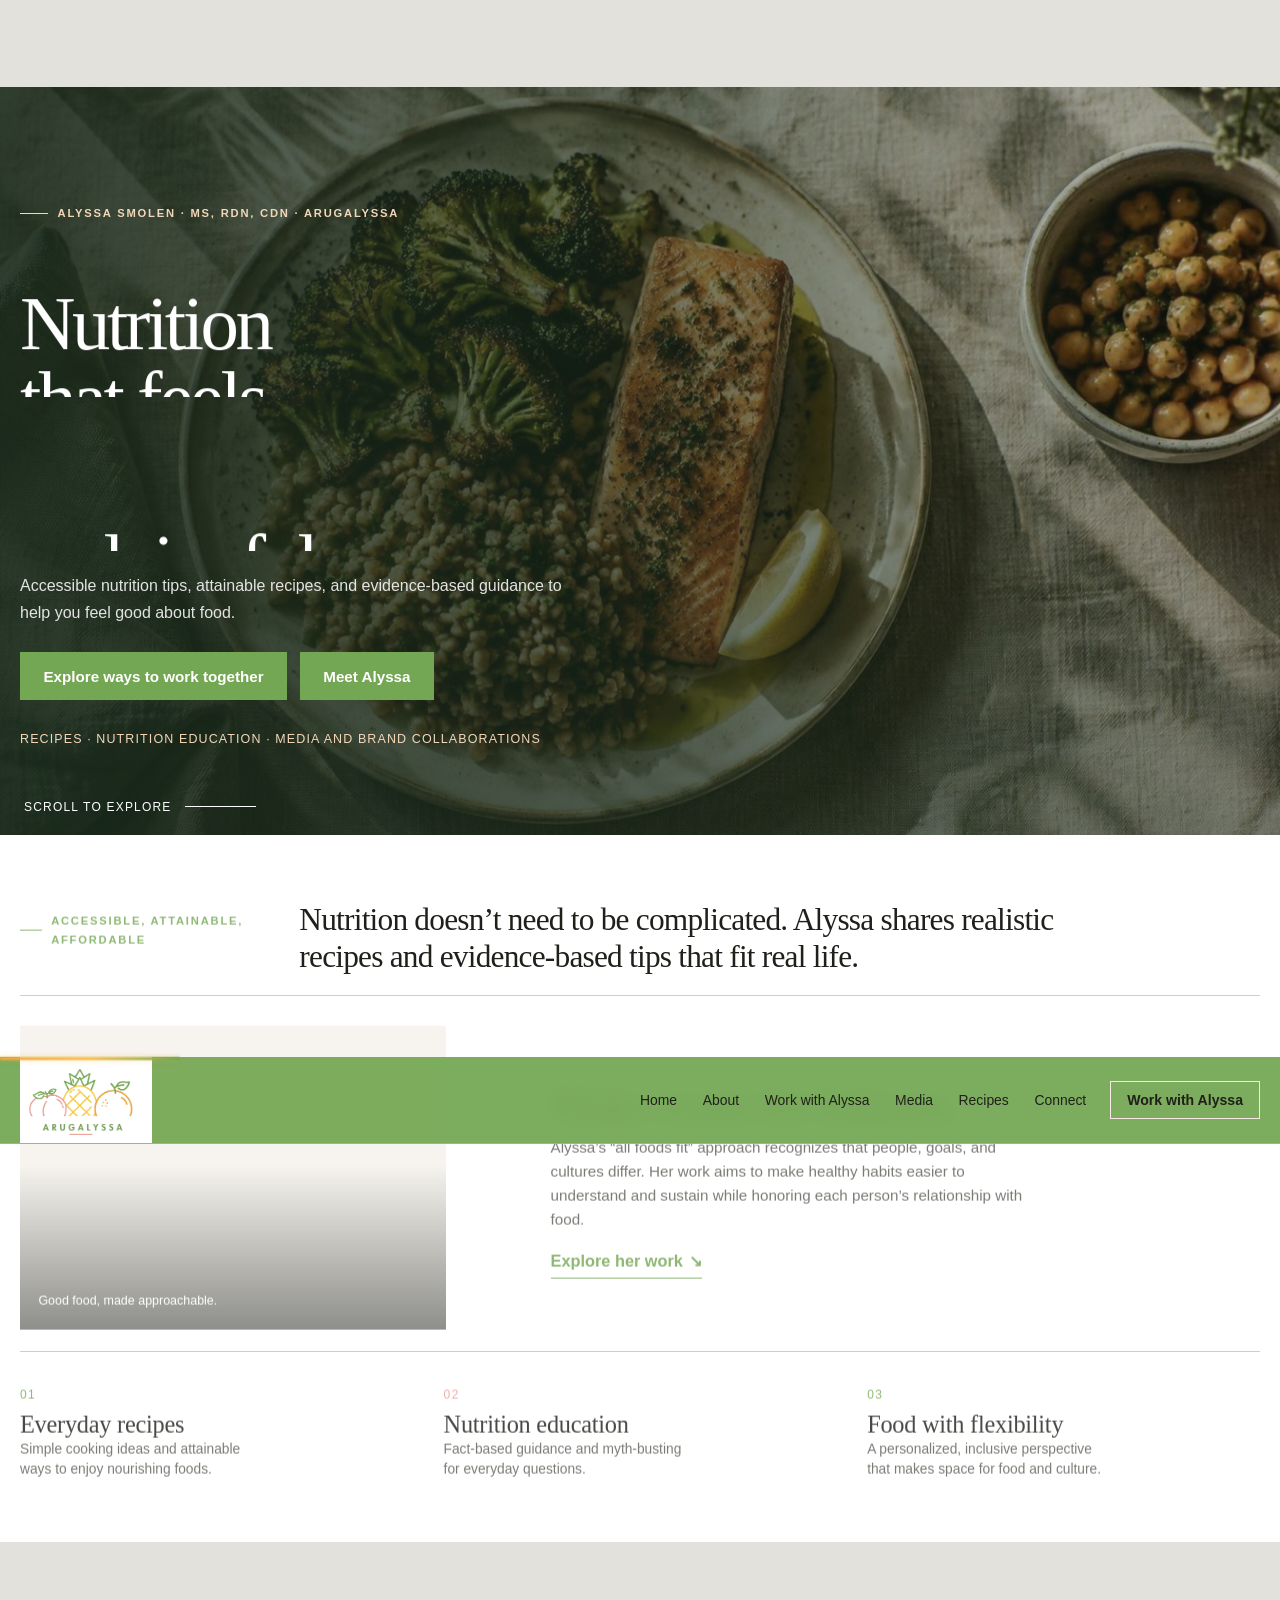
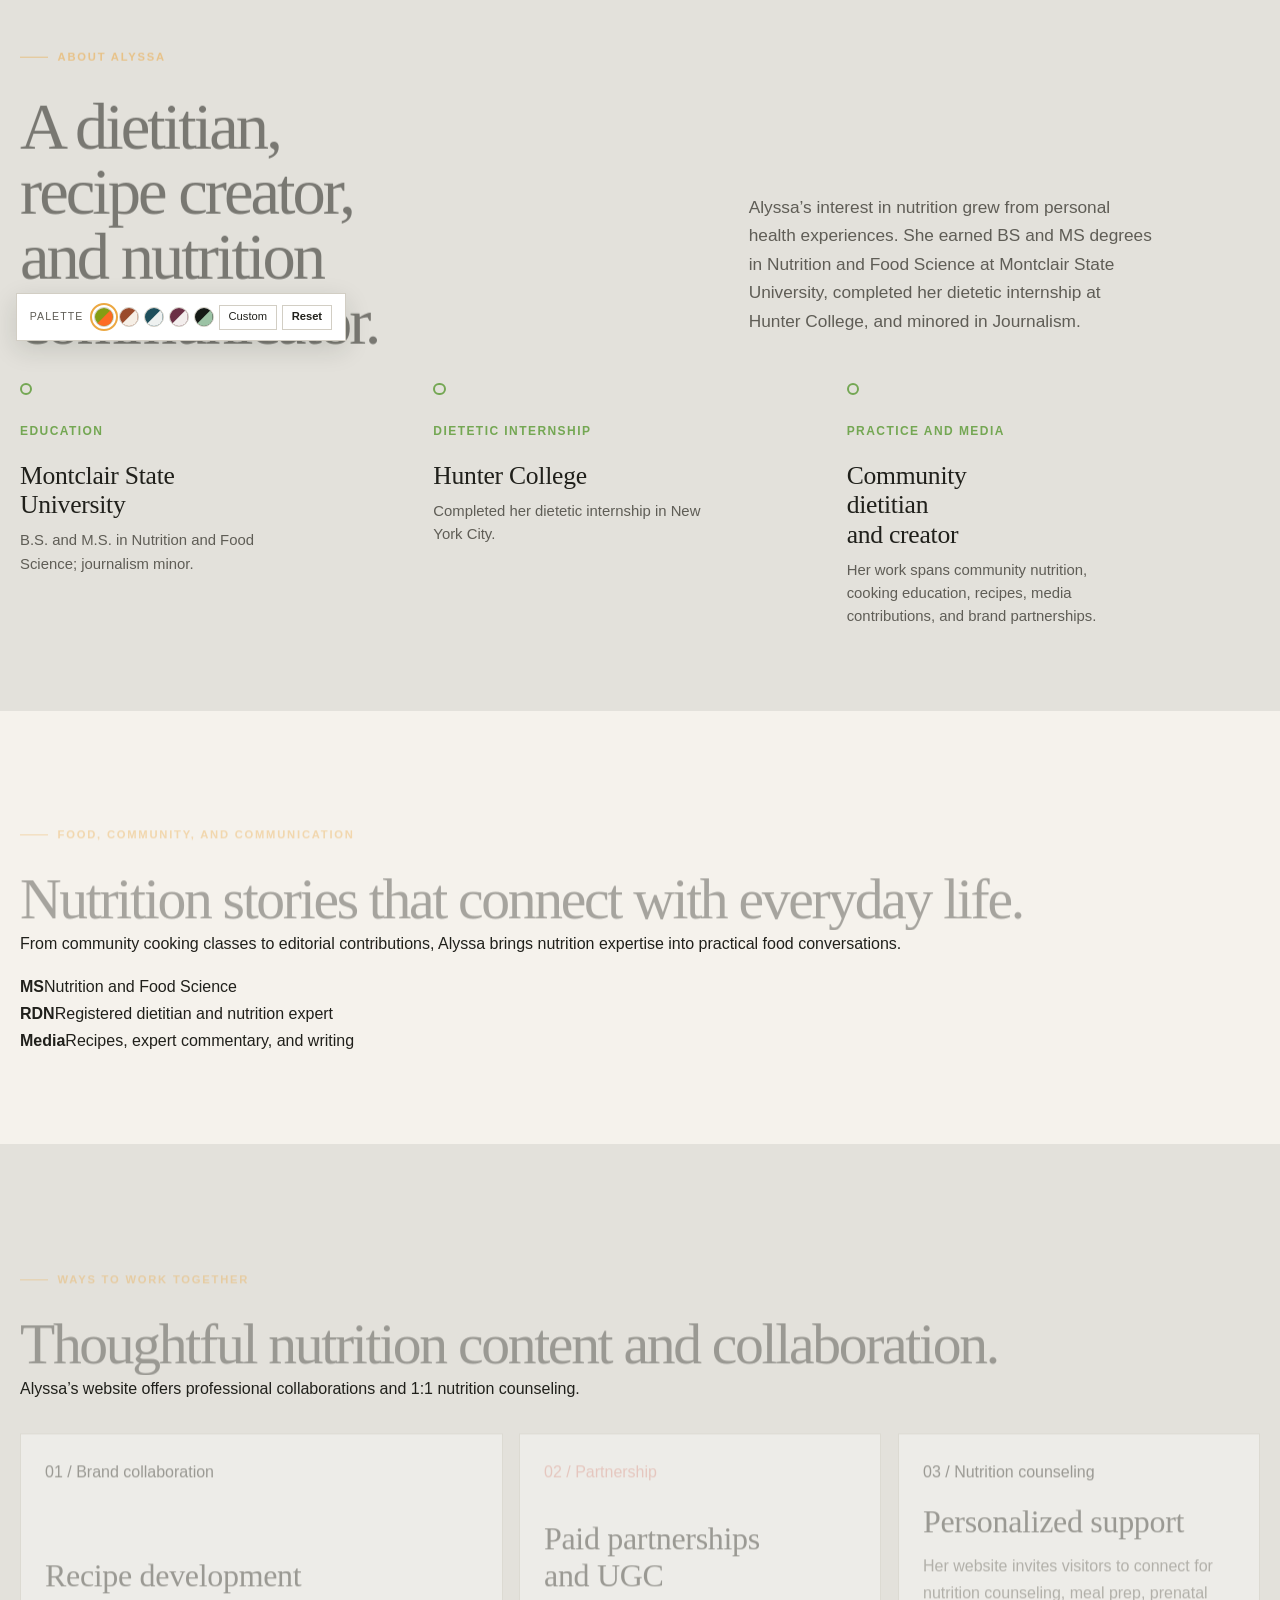
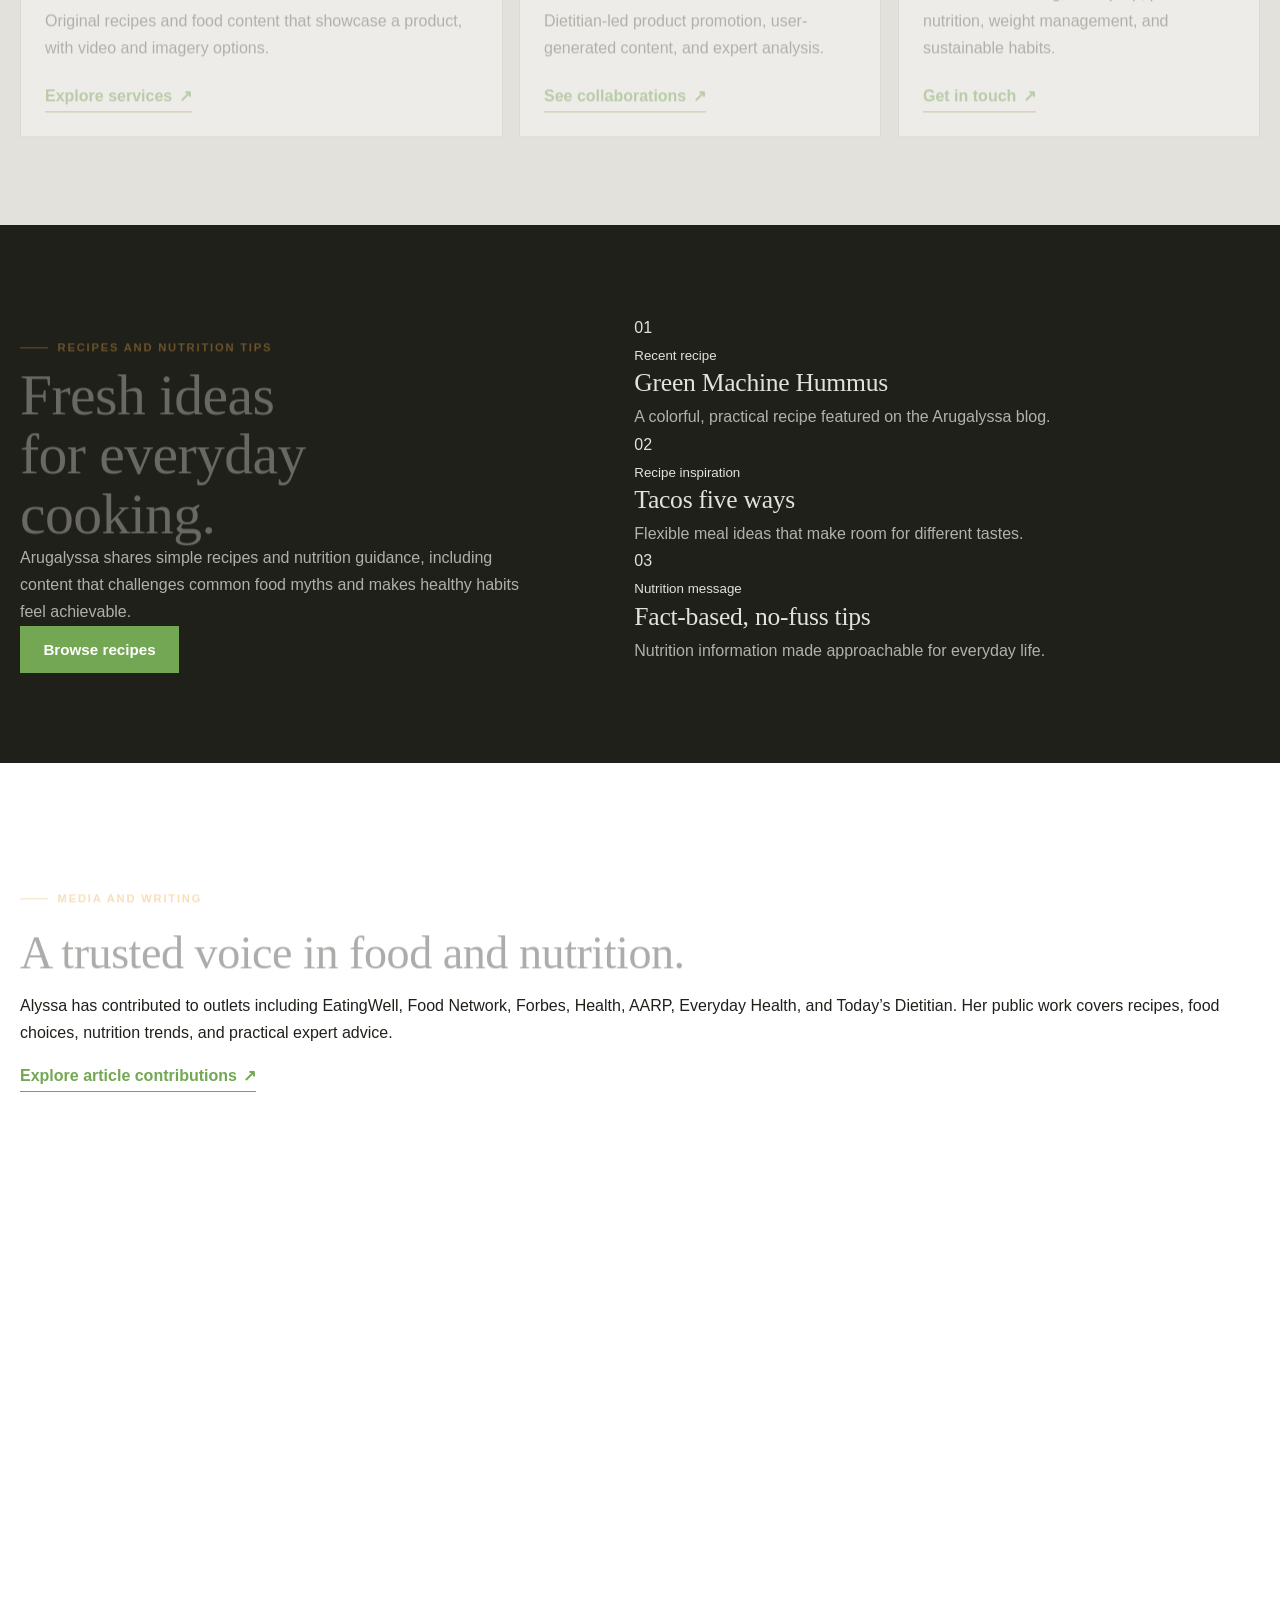
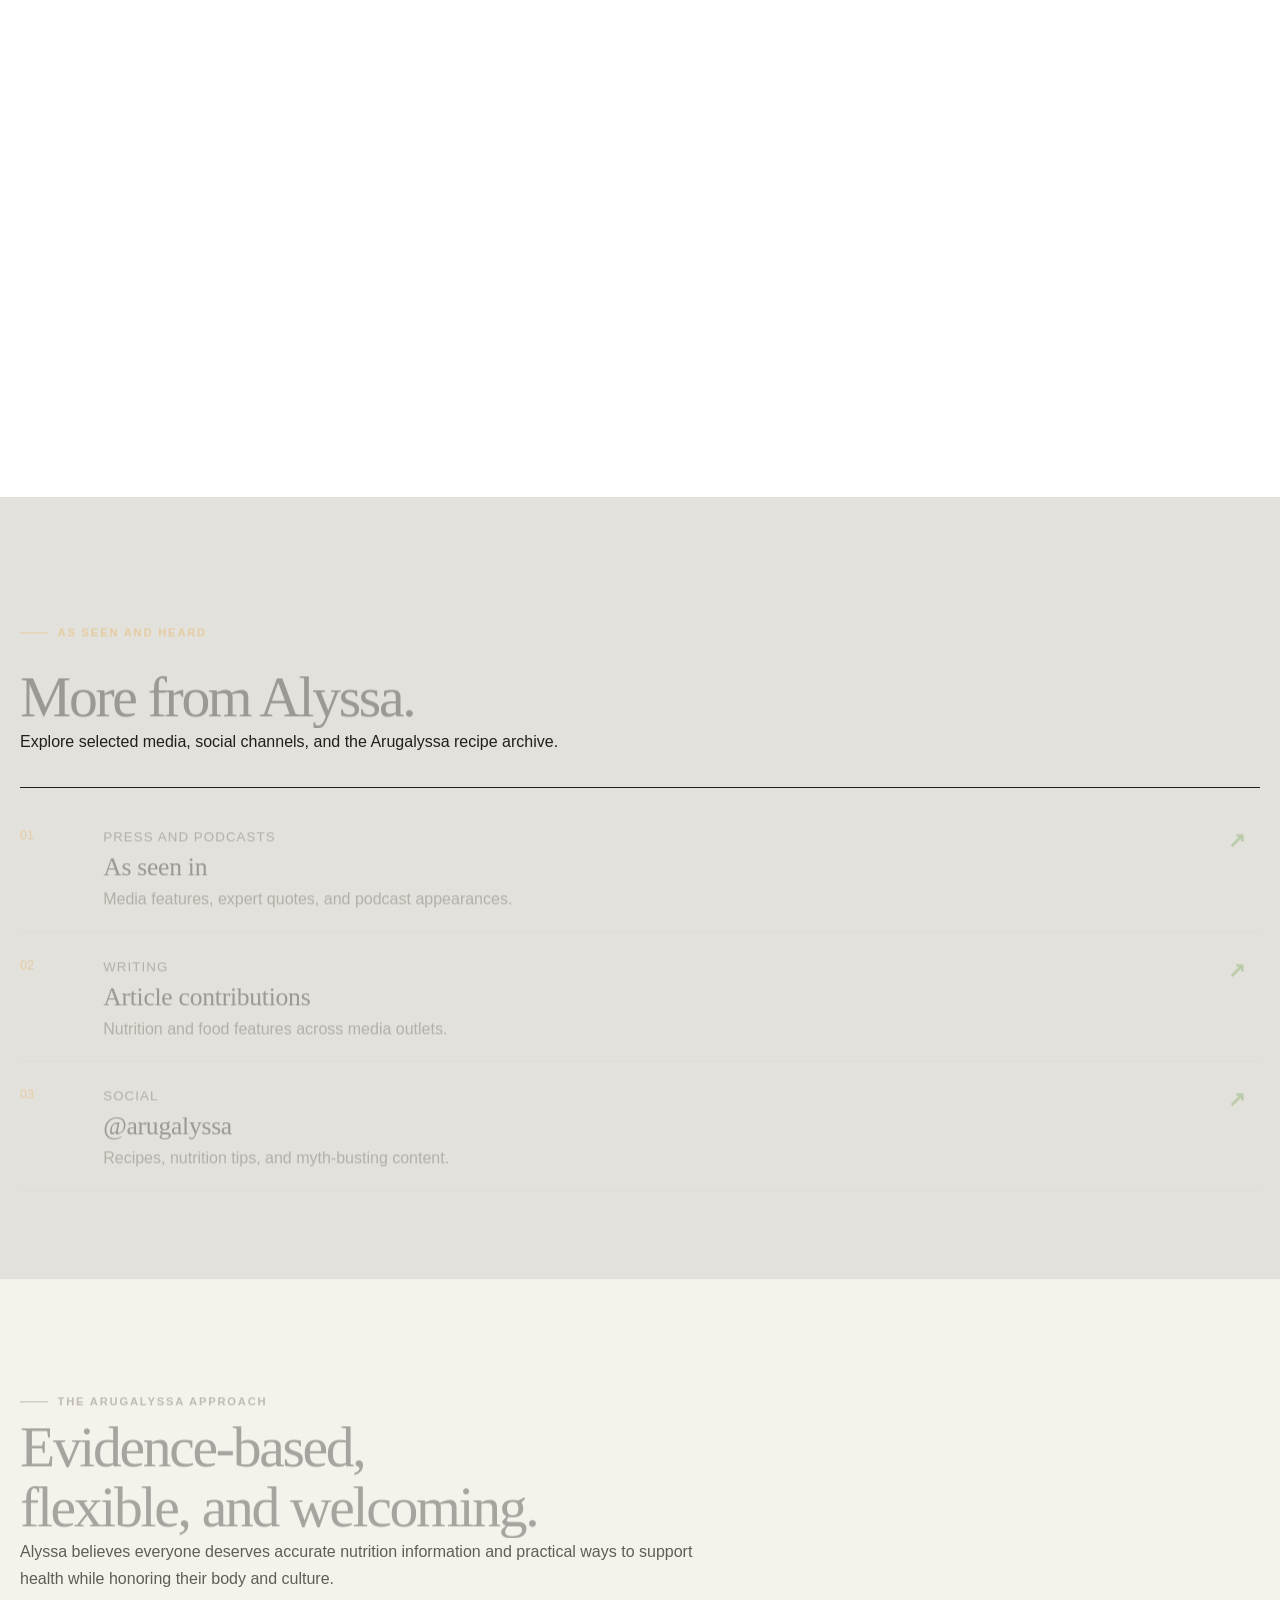
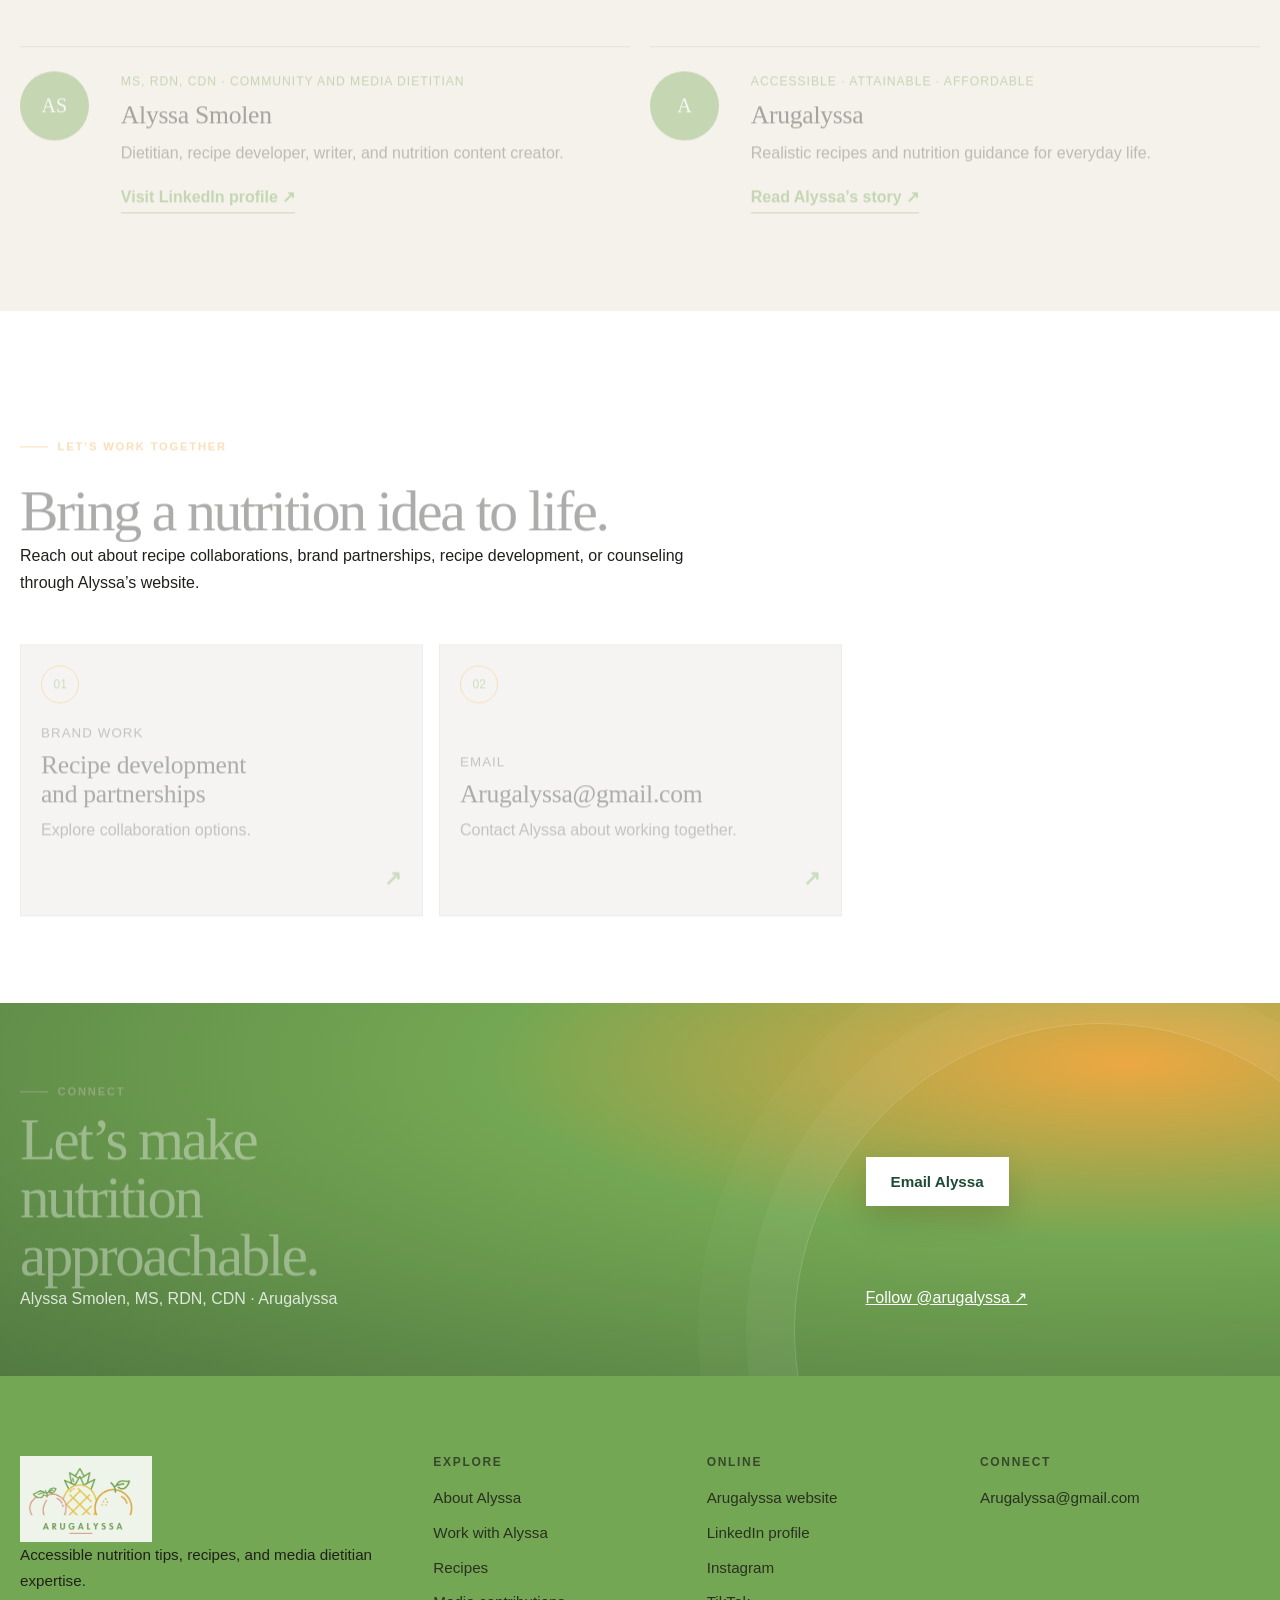
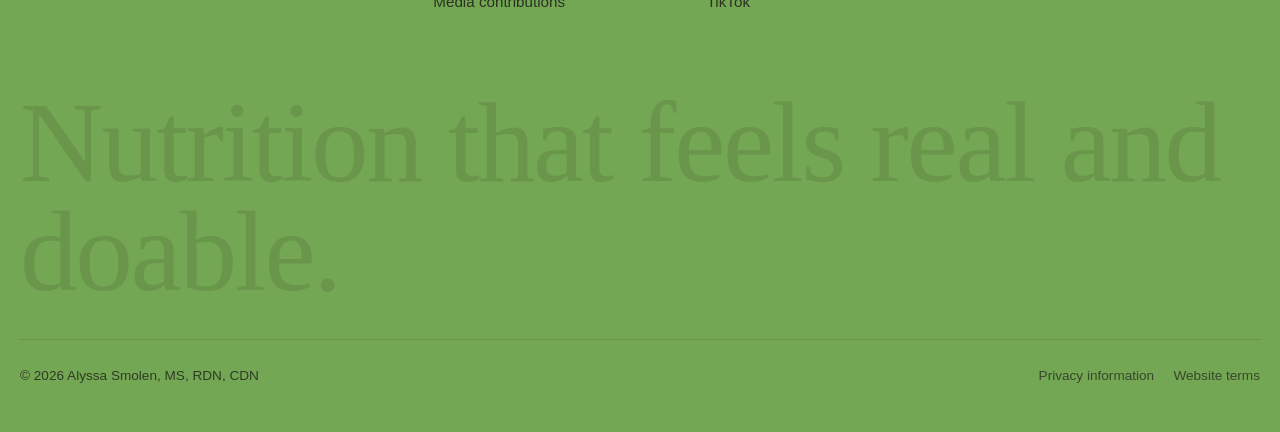
<file: resources.html>
<!DOCTYPE html><html lang="en"><head><meta charset="utf-8"><meta name="viewport" content="width=device-width, initial-scale=1"><meta http-equiv="refresh" content="0;url=index.html#resources"><title>Profile highlights | Alyssa Lock, MS, RD</title></head><body><a href="index.html#resources">Continue to Profile highlights</a></body></html>
</file>
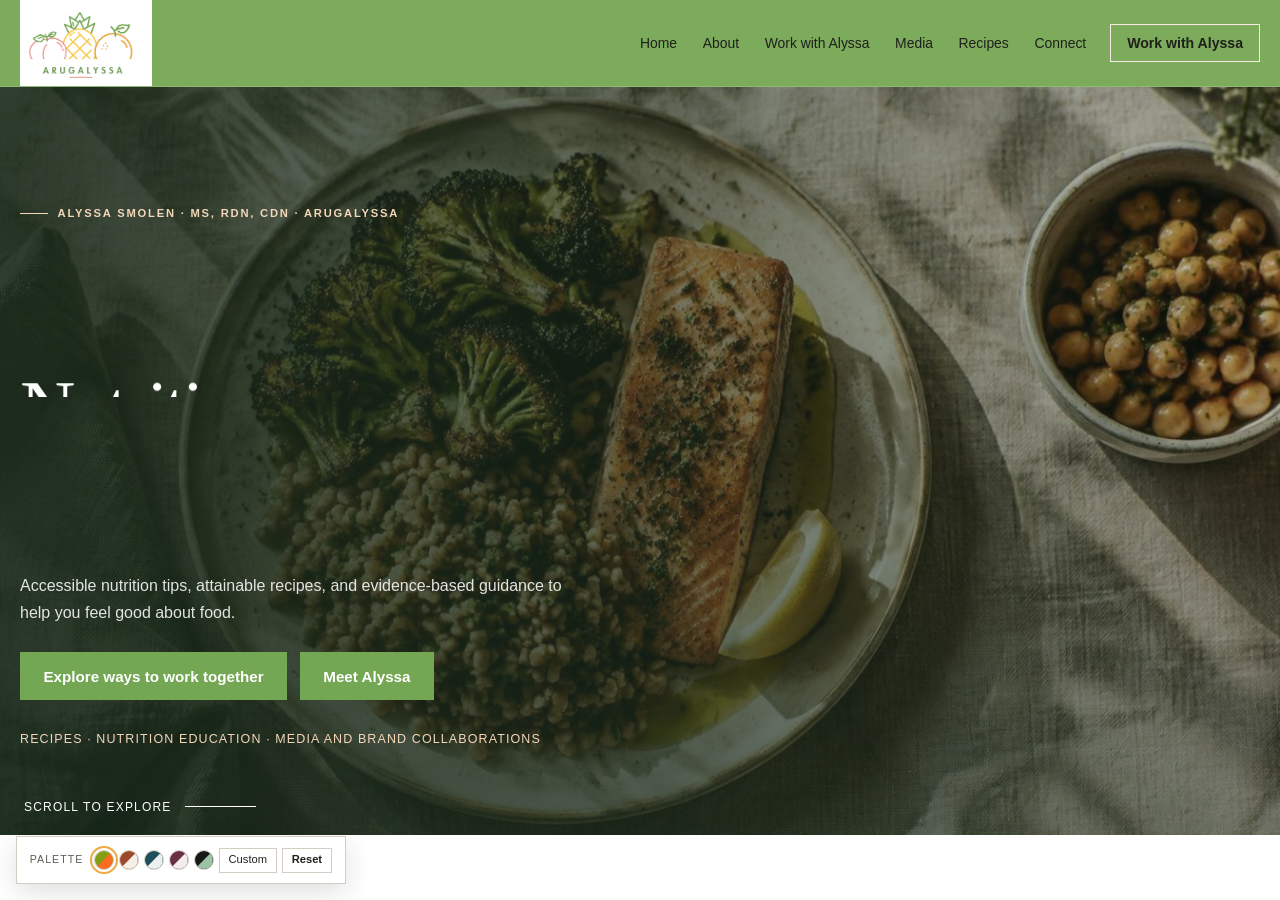
<file: services.html>
<!DOCTYPE html><html lang="en"><head><meta charset="utf-8"><meta name="viewport" content="width=device-width, initial-scale=1"><meta http-equiv="refresh" content="0;url=index.html#focus"><title>Credentials | Alyssa Lock, MS, RD</title></head><body><a href="index.html#focus">Continue to Credentials</a></body></html>
</file>
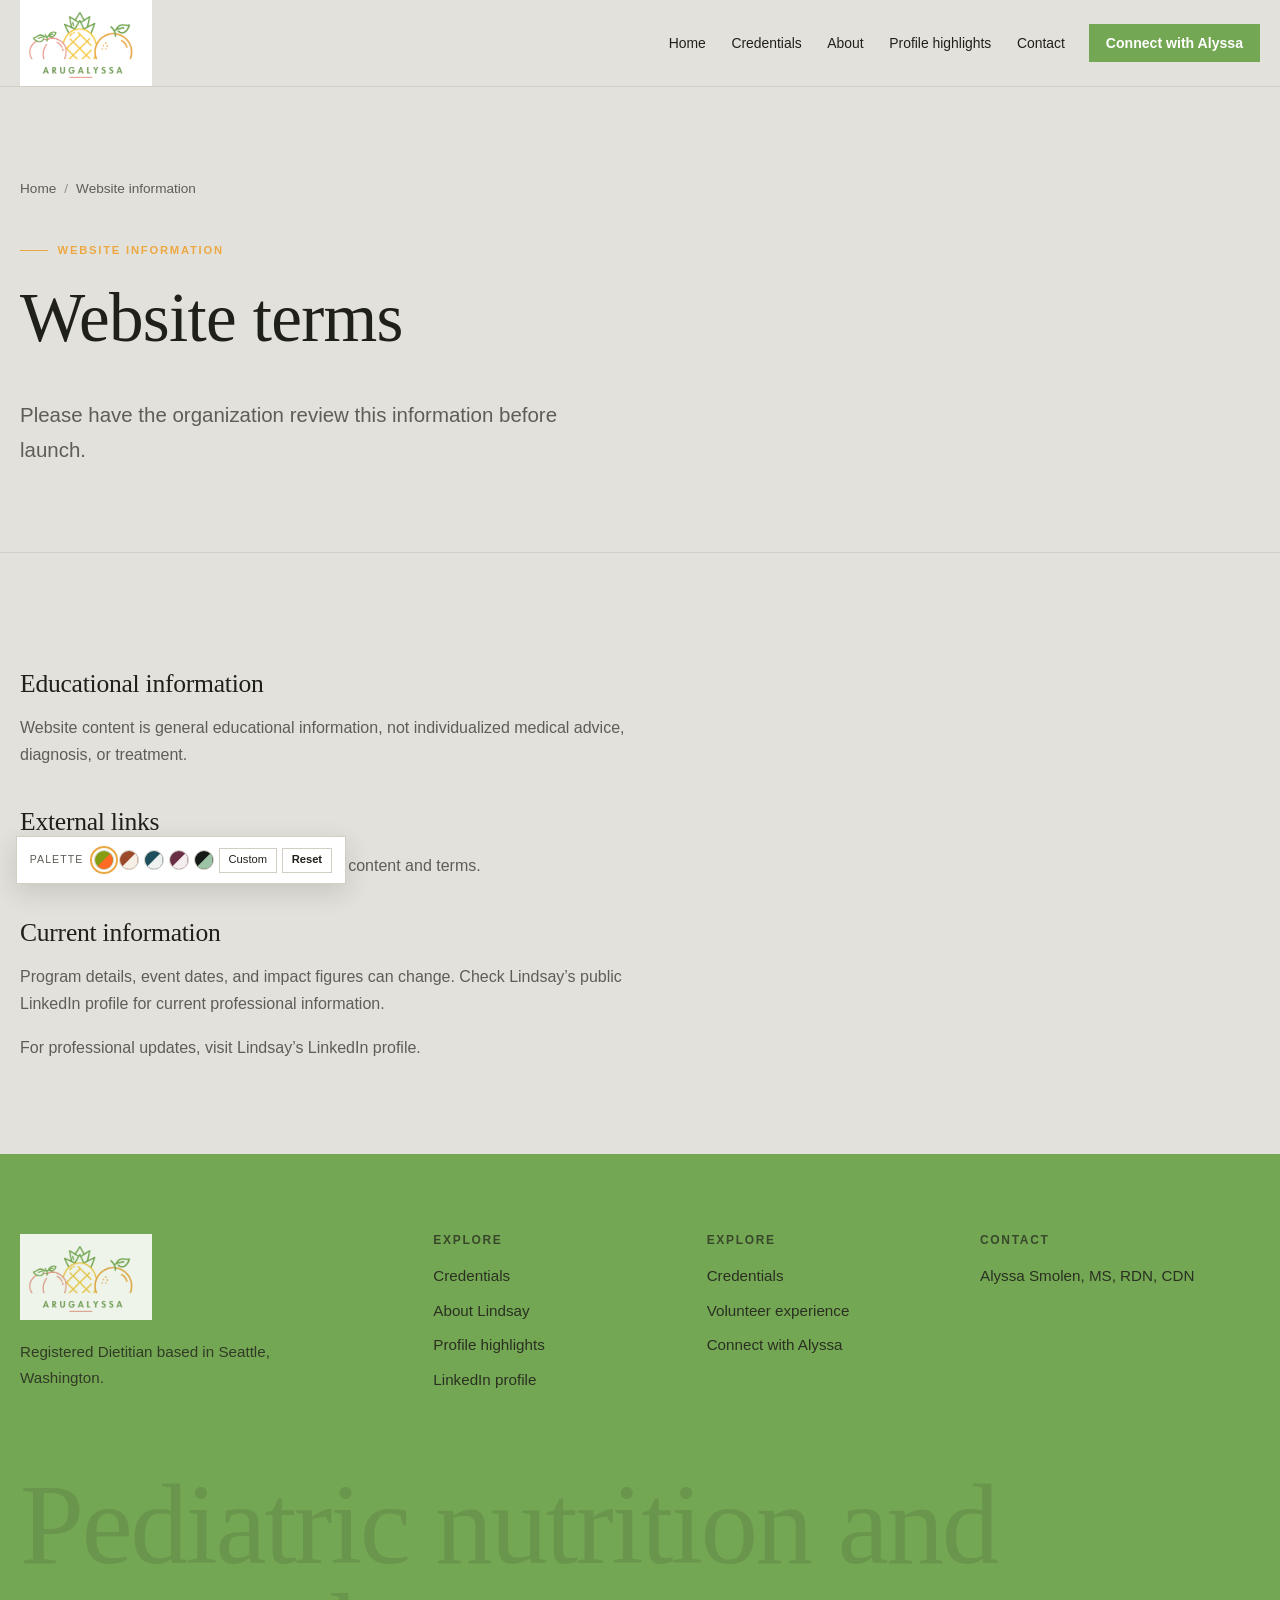
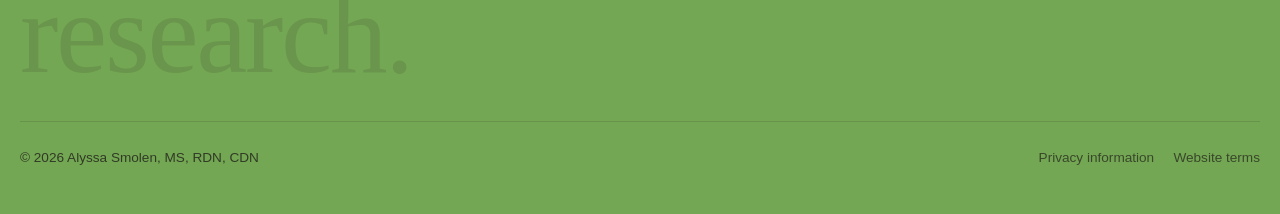
<file: terms.html>
<!DOCTYPE html><html lang="en" data-theme="sage"><head><meta charset="UTF-8"><meta name="viewport" content="width=device-width, initial-scale=1"><title>Website Terms | Alyssa Smolen, MS, RDN, CDN</title><meta name="description" content="General terms and educational content information for the Alyssa Smolen, MS, RDN, CDN website."><meta property="og:type" content="website"><meta property="og:site_name" content="Alyssa Smolen, MS, RDN, CDN"><meta property="og:title" content="Website Terms | Alyssa Smolen, MS, RDN, CDN"><meta property="og:description" content="General terms and educational content information for the Alyssa Smolen, MS, RDN, CDN website."><meta property="og:image" content="assets/hero.jpg"><meta name="theme-color" content="#859D13"><link rel="icon" href="favicon.svg" type="image/svg+xml"><script src="theme-init.js"></script><link rel="preconnect" href="https://fonts.googleapis.com"><link rel="preconnect" href="https://fonts.gstatic.com" crossorigin><link rel="stylesheet" href="https://fonts.googleapis.com/css2?family=Instrument+Sans:wght@400;500;600&family=Newsreader:ital,opsz,wght@0,6..72,400;1,6..72,400&display=swap"><link rel="stylesheet" href="styles.css"><script type="application/ld+json">{"@context":"https://schema.org","@type":"WebPage","name":"Alyssa Smolen, MS, RDN, CDN","url":"https://www.linkedin.com/in/alyssasmolen/"}</script></head><body class=""><a href="#main" class="skip-link">Skip to main content</a><header class="site-header"><div class="wrap header-inner"><a href="index.html" class="brand" aria-label="Alyssa Smolen, MS, RDN, CDN, home"><img class="brand-logo" src="assets/arugalyssa-logo.png" alt="Alyssa Smolen, MS, RDN, CDN"></a><nav class="main-nav" id="main-nav" aria-label="Primary"><ul class="nav-list"><li><a href="index.html">Home</a></li><li><a href="services.html">Credentials</a></li><li><a href="about.html">About</a></li><li><a href="resources.html">Profile highlights</a></li><li><a href="contact.html">Contact</a></li></ul><div class="mobile-only"><a href="https://www.linkedin.com/in/alyssasmolen/" class="btn">Connect with Alyssa</a></div></nav><div class="header-tools"><a href="https://www.linkedin.com/in/alyssasmolen/" class="btn btn-sm header-cta">Connect with Alyssa</a><button type="button" class="menu-toggle" aria-expanded="false" aria-controls="main-nav" aria-label="Open menu"><span></span></button></div></div></header><main id="main"><section class="page-hero"><div class="wrap"><nav class="crumbs"><ol><li><a href="index.html">Home</a></li><li>Website information</li></ol></nav><p class="kicker">Website information</p><h1 style="max-width:22ch">Website terms</h1><p class="lead">Please have the organization review this information before launch.</p></div></section><section class="section-tight"><div class="wrap"><article class="legal"><h2>Educational information</h2><p>Website content is general educational information, not individualized medical advice, diagnosis, or treatment.</p><h2>External links</h2><p>Linked services and pages maintain their own content and terms.</p><h2>Current information</h2><p>Program details, event dates, and impact figures can change. Check Lindsay’s public LinkedIn profile for current professional information.</p><p>For professional updates, visit Lindsay’s LinkedIn profile.</p></article></div></section></main><footer class="site-footer"><div class="wrap"><div class="footer-grid"><div><a href="index.html" class="brand" style="margin-bottom:1.2rem"><img class="brand-logo" src="assets/arugalyssa-logo.png" alt="Alyssa Smolen, MS, RDN, CDN"></a><p style="max-width:34ch;opacity:.8">Registered Dietitian based in Seattle, Washington.</p></div><div><h2>Explore</h2><ul><li><a href="services.html">Credentials</a></li><li><a href="about.html">About Lindsay</a></li><li><a href="resources.html">Profile highlights</a></li><li><a href="https://www.linkedin.com/in/alyssasmolen/">LinkedIn profile</a></li></ul></div><div><h2>Explore</h2><ul><li><a href="https://www.linkedin.com/in/alyssasmolen/">Credentials</a></li><li><a href="https://www.linkedin.com/in/alyssasmolen/">Volunteer experience</a></li><li><a href="https://www.linkedin.com/in/alyssasmolen/">Connect with Alyssa</a></li></ul></div><div><h2>Contact</h2><address style="font-style:normal"><a href="https://www.linkedin.com/in/alyssasmolen/">Alyssa Smolen, MS, RDN, CDN</a></address></div></div><p class="footer-word" aria-hidden="true">Pediatric nutrition and research.</p><div class="footer-bottom"><p>&copy; <span data-year>2026</span> Alyssa Smolen, MS, RDN, CDN</p><nav aria-label="Legal"><a href="privacy-policy.html">Privacy information</a><a href="terms.html">Website terms</a></nav></div></div></footer><div class="palette palette-dock" role="group" aria-label="Colour palette">
  <span class="palette-label">Palette</span>
  <div class="palette-swatches">
    <button type="button" class="swatch" data-set-theme="sage" aria-pressed="true" aria-label="Sage palette" title="Sage"></button>
    <button type="button" class="swatch" data-set-theme="clay" aria-pressed="false" aria-label="Clay palette" title="Clay"></button>
    <button type="button" class="swatch" data-set-theme="harbor" aria-pressed="false" aria-label="Harbor palette" title="Harbor"></button>
    <button type="button" class="swatch" data-set-theme="plum" aria-pressed="false" aria-label="Plum palette" title="Plum"></button>
    <button type="button" class="swatch" data-set-theme="night" aria-pressed="false" aria-label="Night palette" title="Night"></button>
    <button type="button" class="palette-custom-toggle" aria-expanded="false">Custom</button>
    <button type="button" class="palette-reset-default" data-reset-default-palette aria-label="Reset palette to default colors" title="Reset to default colors">Reset</button>
  </div>
  <div class="palette-custom-controls" hidden>
    <p class="palette-custom-title">Make your own palette</p>
    <label>Page background <input type="color" data-custom-color="bg" value="#FAFAF7"></label>
    <label>Text <input type="color" data-custom-color="ink" value="#000000"></label>
    <label>Accent <input type="color" data-custom-color="accent" value="#97798E"></label>
    <div class="palette-custom-actions"><button type="button" class="palette-apply" data-apply-custom-palette>Apply colors</button><button type="button" class="palette-reset" data-reset-custom-palette>Reset</button></div>
    <p class="palette-custom-help">For clear contrast, pair a light page with dark text or a dark page with light text.</p>
    <p class="palette-custom-status" role="status" aria-live="polite"></p>
  </div>
</div><script src="script.js" defer></script></body></html>
</file>
<file: styles.css>
/* Arugalyssa nutrition site styles */

/* ---------- Palettes (built-in, switchable) ---------- */
:root,
[data-theme="sage"] {
  --bg: #FDFCF8;
  --surface: #FFFFFF;
  --surface-2: #F8EAA9;
  --ink: #000000;
  --ink-soft: #5f5d52;
  --line: #dedacb;
  --brand: #859D13;
  --brand-ink: #ffffff;
  --accent: #FD6B24;
  --accent-soft: #e5d8df;
  --band: #859D13;
  --band-ink: #111111;
}
[data-theme="clay"] {
  --bg: #f6efe6;
  --surface: #fdf9f3;
  --surface-2: #ece1d2;
  --ink: #2b211b;
  --ink-soft: #5b4c41;
  --line: #dccdbb;
  --brand: #9a4a2b;
  --brand-ink: #fdf9f3;
  --accent: #4f6b3d;
  --accent-soft: #dfe5cf;
  --band: #3b2a21;
  --band-ink: #f0e5d6;
}
[data-theme="harbor"] {
  --bg: #eef1f0;
  --surface: #f9fbfa;
  --surface-2: #dde4e2;
  --ink: #15242a;
  --ink-soft: #435459;
  --line: #c6d0cf;
  --brand: #1e4f5c;
  --brand-ink: #f2f6f5;
  --accent: #b0773a;
  --accent-soft: #efe0cc;
  --band: #14323a;
  --band-ink: #dde8e6;
}
[data-theme="plum"] {
  --bg: #f3eeed;
  --surface: #fbf8f7;
  --surface-2: #e7dedc;
  --ink: #2a1d22;
  --ink-soft: #5a4950;
  --line: #d6c9c8;
  --brand: #6b2f45;
  --brand-ink: #fbf8f7;
  --accent: #5d6b3a;
  --accent-soft: #e2e4cf;
  --band: #351c26;
  --band-ink: #eee2e1;
}
[data-theme="night"] {
  --bg: #151a16;
  --surface: #1c231e;
  --surface-2: #252e27;
  --ink: #ece8de;
  --ink-soft: #b2b4a8;
  --line: #36413a;
  --brand: #9cc3a5;
  --brand-ink: #13201a;
  --accent: #e0a06f;
  --accent-soft: #3a2c22;
  --band: #0e120f;
  --band-ink: #dcd8cc;
}

:root {
  --font-display: "Newsreader", Georgia, "Times New Roman", serif;
  --font-body: "Instrument Sans", system-ui, -apple-system, "Segoe UI", Roboto, sans-serif;
  --radius: 3px;
  --wrap: 1200px;
  --ease: cubic-bezier(.2, .7, .2, 1);
  color-scheme: light;
}
[data-theme="night"] { color-scheme: dark; }

/* ---------- Base ---------- */
*, *::before, *::after { box-sizing: border-box; }
html { -webkit-text-size-adjust: 100%; scroll-behavior: smooth; overflow-x: clip; }
body {
  margin: 0;
  background: var(--bg);
  color: var(--ink);
  font-family: var(--font-body);
  font-size: 1.0625rem;
  line-height: 1.65;
  overflow-x: hidden;
  transition: background-color .35s ease, color .35s ease;
}
img { max-width: 100%; height: auto; display: block; }
a { color: inherit; }
h1, h2, h3, h4 {
  font-family: var(--font-display);
  font-weight: 400;
  line-height: 1.12;
  margin: 0 0 .6em;
  letter-spacing: -0.01em;
  text-wrap: balance;
}
h1 { font-size: clamp(2.4rem, 5.4vw, 4.4rem); }
h2 { font-size: clamp(1.9rem, 3.6vw, 2.9rem); }
h3 { font-size: clamp(1.3rem, 2vw, 1.6rem); }
h4 { font-size: 1.15rem; font-family: var(--font-body); font-weight: 600; letter-spacing: 0; }
p { margin: 0 0 1em; }
em { font-style: italic; }
:focus-visible { outline: 2px solid var(--accent); outline-offset: 3px; }

.wrap { width: min(100% - 2.5rem, var(--wrap)); margin-inline: auto; }
.skip-link {
  position: absolute; left: 1rem; top: -100px; z-index: 100;
  background: var(--ink); color: var(--bg); padding: .6rem 1rem; text-decoration: none;
}
.skip-link:focus { top: 1rem; }
.sr-only { position: absolute; width: 1px; height: 1px; overflow: hidden; clip: rect(0 0 0 0); white-space: nowrap; }

.kicker {
  display: inline-flex; align-items: center; gap: .6rem;
  font-size: .78rem; font-weight: 600; letter-spacing: .14em; text-transform: uppercase;
  color: var(--accent); margin-bottom: 1.2rem;
}
.kicker::before { content: ""; width: 28px; height: 1px; background: currentColor; }
.lead { font-size: clamp(1.1rem, 1.6vw, 1.3rem); color: var(--ink-soft); max-width: 40ch; }
.muted { color: var(--ink-soft); }
.note { font-size: .85rem; color: var(--ink-soft); }

/* ---------- Buttons & links ---------- */
.btn {
  --b: var(--brand);
  display: inline-flex; align-items: center; gap: .65rem;
  padding: .95rem 1.4rem;
  font: 600 .95rem/1 var(--font-body);
  text-decoration: none; cursor: pointer;
  border: 1px solid var(--b); border-radius: var(--radius);
  background: var(--b); color: var(--brand-ink);
  position: relative; overflow: hidden; isolation: isolate;
  transition: color .3s var(--ease), border-color .3s var(--ease);
}
.btn::before {
  content: ""; position: absolute; inset: 0; z-index: -1;
  background: var(--ink); transform: scaleX(0); transform-origin: right;
  transition: transform .45s var(--ease);
}
.btn:hover::before { transform: scaleX(1); transform-origin: left; }
.btn:hover { border-color: var(--ink); color: var(--bg); }
.btn svg { width: 18px; height: 18px; transition: transform .3s var(--ease); }
.btn:hover svg { transform: translateX(4px); }
.btn-ghost { background: transparent; color: var(--ink); border-color: var(--line); }
.btn-ghost::before { background: var(--surface-2); }
.btn-ghost:hover { color: var(--ink); border-color: var(--ink); }
.btn-sm { padding: .7rem 1rem; font-size: .88rem; }

.link {
  font-weight: 600; text-decoration: none; color: var(--brand);
  display: inline-flex; align-items: center; gap: .4rem;
  background: linear-gradient(currentColor, currentColor) 0 100% / 0 1px no-repeat;
  transition: background-size .35s var(--ease);
  padding-bottom: 2px;
}
.link:hover { background-size: 100% 1px; }
.link svg { width: 16px; height: 16px; transition: transform .3s var(--ease); }
.link:hover svg { transform: translateX(3px); }

/* ---------- Header ---------- */
.site-header {
  position: sticky; top: 0; z-index: 50;
  background: color-mix(in srgb, var(--bg) 92%, transparent);
  backdrop-filter: saturate(1.2) blur(8px);
  border-bottom: 1px solid transparent;
  transition: border-color .3s ease, background-color .35s ease;
}
.site-header.scrolled { border-bottom-color: var(--line); }
.header-inner { display: flex; align-items: center; gap: 1.5rem; min-height: 76px; }
.brand { display: flex; align-items: center; gap: .7rem; text-decoration: none; margin-right: auto; }
.brand-logo { display:block; width:180px; height:54px; max-width:100%; object-fit:contain; flex:none; }
.brand-mark { width: 34px; height: 34px; color: var(--brand); flex: none; }
.brand-name { font-family: var(--font-display); font-size: 1.3rem; line-height: 1; display: block; }
.brand-sub { font-size: .7rem; letter-spacing: .12em; text-transform: uppercase; color: var(--ink-soft); }
.nav-list { list-style: none; display: flex; gap: 1.8rem; margin: 0; padding: 0; }
.nav-list a {
  text-decoration: none; font-size: .95rem; font-weight: 500; position: relative; padding: .4rem 0;
}
.nav-list a::after {
  content: ""; position: absolute; left: 0; right: 0; bottom: 0; height: 1px; background: var(--accent);
  transform: scaleX(0); transform-origin: left; transition: transform .35s var(--ease);
}
.nav-list a:hover::after, .nav-list a[aria-current="page"]::after { transform: scaleX(1); }
.nav-list a[aria-current="page"] { color: var(--brand); }
.header-cta { flex: none; }
.menu-toggle {
  display: none; background: none; border: 1px solid var(--line); border-radius: var(--radius);
  width: 44px; height: 44px; color: var(--ink); cursor: pointer; align-items: center; justify-content: center;
}
.menu-toggle span { display: block; width: 18px; height: 1.5px; background: currentColor; position: relative; transition: background .2s; }
.menu-toggle span::before, .menu-toggle span::after {
  content: ""; position: absolute; left: 0; width: 18px; height: 1.5px; background: currentColor; transition: transform .3s var(--ease);
}
.menu-toggle span::before { top: -6px; }
.menu-toggle span::after { top: 6px; }
.menu-toggle[aria-expanded="true"] span { background: transparent; }
.menu-toggle[aria-expanded="true"] span::before { transform: translateY(6px) rotate(45deg); }
.menu-toggle[aria-expanded="true"] span::after { transform: translateY(-6px) rotate(-45deg); }

/* Palette switcher */
.palette { display: flex; align-items: center; gap: .5rem; }
.palette-label { font-size: .72rem; letter-spacing: .12em; text-transform: uppercase; color: var(--ink-soft); }
.palette-swatches { display: flex; gap: 4px; }
.swatch {
  width: 22px; height: 22px; border-radius: 2px; cursor: pointer; padding: 0;
  border: 1px solid var(--line); position: relative; overflow: hidden;
  transition: transform .25s var(--ease);
}
.swatch::before, .swatch::after { content: ""; position: absolute; inset: 0; }
.swatch::after { clip-path: polygon(100% 0, 100% 100%, 0 100%); }
.swatch[data-set-theme="sage"]::before { background: #859D13; } .swatch[data-set-theme="sage"]::after { background: #FD6B24; }
.swatch[data-set-theme="clay"]::before { background: #9a4a2b; } .swatch[data-set-theme="clay"]::after { background: #f6efe6; }
.swatch[data-set-theme="harbor"]::before { background: #1e4f5c; } .swatch[data-set-theme="harbor"]::after { background: #eef1f0; }
.swatch[data-set-theme="plum"]::before { background: #6b2f45; } .swatch[data-set-theme="plum"]::after { background: #f3eeed; }
.swatch[data-set-theme="night"]::before { background: #151a16; } .swatch[data-set-theme="night"]::after { background: #9cc3a5; }
.swatch:hover { transform: translateY(-2px); }
.swatch[aria-pressed="true"] { outline: 2px solid var(--ink); outline-offset: 2px; }

.header-tools { display: flex; align-items: center; gap: 1.25rem; }

/* ---------- Sections ---------- */
.section { padding: clamp(4.5rem, 9vw, 8rem) 0; }
.section-tight { padding: clamp(3rem, 6vw, 5rem) 0; }
.section-surface { background: var(--surface); }
.section-band { background: var(--band); color: var(--band-ink); }
.section-band .kicker { color: var(--accent-soft); }
.section-band .muted, .section-band .lead { color: color-mix(in srgb, var(--band-ink) 75%, transparent); }
.rule { border: 0; border-top: 1px solid var(--line); margin: 0; }

.split { display: grid; grid-template-columns: 5fr 7fr; gap: clamp(2rem, 6vw, 6rem); align-items: start; }
.split-even { grid-template-columns: 1fr 1fr; align-items: center; }
.sticky-col { position: sticky; top: 110px; }

/* Hero */
.hero { padding: clamp(3rem, 7vw, 6rem) 0 clamp(4rem, 8vw, 7rem); }
.hero-grid { display: grid; grid-template-columns: 1.05fr .95fr; gap: clamp(2rem, 5vw, 5rem); align-items: end; }
.hero h1 em { color: var(--brand); }
.hero-actions { display: flex; flex-wrap: wrap; gap: .8rem; margin: 2rem 0 2.5rem; }
.hero-facts { display: grid; grid-template-columns: repeat(3, 1fr); border-top: 1px solid var(--line); }
.hero-facts li { list-style: none; padding: 1rem 1rem 0 0; font-size: .9rem; color: var(--ink-soft); }
.hero-facts strong { display: block; color: var(--ink); font-weight: 600; margin-bottom: .2rem; }
.hero-facts { padding: 0; margin: 0; }
.hero-media { position: relative; }
.hero-media figure { margin: 0; overflow: hidden; border-radius: var(--radius); aspect-ratio: 4 / 5; }
.hero-media img { width: 100%; height: 100%; object-fit: cover; }
.hero-tag {
  position: absolute; left: -1.5rem; bottom: 2rem; background: var(--surface); padding: 1rem 1.2rem;
  border-left: 3px solid var(--accent); max-width: 260px; font-size: .9rem; box-shadow: 0 12px 30px -18px rgba(0,0,0,.35);
}
.hero-tag strong { display: block; font-family: var(--font-display); font-size: 1.15rem; font-weight: 400; }

.page-hero { padding: clamp(3rem, 7vw, 6rem) 0 clamp(2.5rem, 5vw, 4rem); border-bottom: 1px solid var(--line); }
.page-hero .lead { max-width: 52ch; }
.crumbs { font-size: .85rem; color: var(--ink-soft); margin-bottom: 2rem; }
.crumbs ol { list-style: none; display: flex; gap: .5rem; padding: 0; margin: 0; flex-wrap: wrap; }
.crumbs li + li::before { content: "/"; margin-right: .5rem; opacity: .6; }
.crumbs a { text-decoration: none; }
.crumbs a:hover { text-decoration: underline; }

/* Numbered list rows */
.rows { list-style: none; margin: 0; padding: 0; border-top: 1px solid var(--line); }
.row {
  display: grid; grid-template-columns: 4rem 1fr; gap: 1rem; padding: 1.6rem 0;
  border-bottom: 1px solid var(--line); position: relative;
}
.row-num { font-family: var(--font-display); font-size: 1.1rem; color: var(--accent); }
.row h3 { margin-bottom: .35rem; transition: color .3s ease; }
.row p { margin: 0; color: var(--ink-soft); }
.row::after {
  content: ""; position: absolute; left: 0; bottom: -1px; height: 1px; width: 100%; background: var(--brand);
  transform: scaleX(0); transform-origin: left; transition: transform .5s var(--ease);
}
.row:hover::after { transform: scaleX(1); }
.row:hover h3 { color: var(--brand); }
.section-band .rows, .section-band .row { border-color: color-mix(in srgb, var(--band-ink) 18%, transparent); }
.section-band .row p { color: color-mix(in srgb, var(--band-ink) 72%, transparent); }
.section-band .row:hover h3 { color: var(--accent-soft); }
.section-band .row::after { background: var(--accent-soft); }

/* Condition index */
.index-grid { display: grid; grid-template-columns: repeat(3, 1fr); border-top: 1px solid var(--line); border-left: 1px solid var(--line); }
.index-item {
  padding: 2rem 1.8rem 2.2rem; border-right: 1px solid var(--line); border-bottom: 1px solid var(--line);
  transition: background-color .35s ease;
}
.index-item:hover { background: var(--surface); }
.index-item .tag { font-size: .75rem; letter-spacing: .1em; text-transform: uppercase; color: var(--ink-soft); }
.index-item h3 { margin: .8rem 0 .6rem; }
.index-item p { color: var(--ink-soft); margin: 0; font-size: .98rem; }

/* Plate explorer */
.plate { display: grid; grid-template-columns: 1fr 1.4fr; gap: clamp(2rem, 5vw, 4rem); align-items: start; margin-top: 3rem; }
.plate-tabs { display: flex; flex-direction: column; border-top: 1px solid var(--line); }
.plate-tab {
  text-align: left; background: none; border: 0; border-bottom: 1px solid var(--line); color: var(--ink);
  padding: 1.15rem 0; font: 400 1.35rem/1.2 var(--font-display); cursor: pointer;
  display: flex; justify-content: space-between; align-items: center; gap: 1rem;
  transition: color .25s ease, padding .35s var(--ease);
}
.plate-tab span.share { font: 500 .8rem var(--font-body); color: var(--ink-soft); letter-spacing: .06em; }
.plate-tab:hover { padding-left: .6rem; color: var(--brand); }
.plate-tab[aria-selected="true"] { color: var(--brand); padding-left: .6rem; box-shadow: inset 3px 0 0 var(--accent); }
.plate-panel { background: var(--surface); padding: clamp(1.5rem, 3vw, 2.5rem); border-radius: var(--radius); border: 1px solid var(--line); }
.plate-panel[hidden] { display: none; }
.plate-panel.is-in { animation: panelIn .45s var(--ease); }
@keyframes panelIn { from { opacity: 0; transform: translateY(8px); } to { opacity: 1; transform: none; } }
.plate-panel ul { padding-left: 1.1rem; }
.plate-panel li { margin-bottom: .5rem; }
.target { margin-top: 1.5rem; padding-top: 1.2rem; border-top: 1px dashed var(--line); }
.target h4 { color: var(--accent); margin-bottom: .3rem; }

/* Photo */
.photo { margin: 0; overflow: hidden; border-radius: var(--radius); }
.photo img { width: 100%; height: 100%; object-fit: cover; transition: transform 1.1s var(--ease); }
.photo:hover img { transform: scale(1.035); }
.photo figcaption { font-size: .82rem; color: var(--ink-soft); padding-top: .6rem; }

/* Check list */
.ticks { list-style: none; padding: 0; margin: 1.5rem 0; }
.ticks li { padding: .85rem 0 .85rem 2rem; border-bottom: 1px solid var(--line); position: relative; }
.ticks li::before {
  content: ""; position: absolute; left: 0; top: 1.25rem; width: 12px; height: 7px;
  border-left: 2px solid var(--brand); border-bottom: 2px solid var(--brand); transform: rotate(-45deg);
}
.section-band .ticks li { border-color: color-mix(in srgb, var(--band-ink) 18%, transparent); }
.section-band .ticks li::before { border-color: var(--accent-soft); }

/* Cards */
.cards { display: grid; grid-template-columns: repeat(3, 1fr); gap: 1.5rem; }
.card {
  background: var(--surface); border: 1px solid var(--line); border-radius: var(--radius);
  padding: 1.8rem; display: flex; flex-direction: column;
  transition: transform .4s var(--ease), border-color .3s ease, box-shadow .4s var(--ease);
}
.card:hover { transform: translateY(-4px); border-color: var(--ink-soft); box-shadow: 0 18px 40px -28px rgba(0,0,0,.45); }
.card .tag { font-size: .74rem; letter-spacing: .1em; text-transform: uppercase; color: var(--accent); margin-bottom: .8rem; }
.card p { color: var(--ink-soft); }
.card .link { margin-top: auto; }
.card.is-hidden { display: none; }

/* Pricing / programs */
.programs { display: grid; grid-template-columns: repeat(3, 1fr); border: 1px solid var(--line); border-radius: var(--radius); overflow: hidden; }
.program { padding: 2.2rem 2rem; background: var(--surface); display: flex; flex-direction: column; transition: background-color .3s; }
.program + .program { border-left: 1px solid var(--line); }
.program.featured { background: var(--band); color: var(--band-ink); }
.program.featured .muted, .program.featured li { color: color-mix(in srgb, var(--band-ink) 80%, transparent); }
.program .format { font-size: .85rem; letter-spacing: .06em; text-transform: uppercase; color: var(--accent); }
.program.featured .format { color: var(--accent-soft); }
.program ul { padding: 0; list-style: none; margin: 1.2rem 0 1.8rem; }
.program li { padding: .5rem 0; border-bottom: 1px solid color-mix(in srgb, currentColor 14%, transparent); font-size: .95rem; }
.program .rate { font-family: var(--font-display); font-size: 1.4rem; margin-top: auto; margin-bottom: 1.2rem; }
.program.featured .btn { --b: var(--accent-soft); color: var(--band); }

/* Tables */
.table-wrap { overflow-x: auto; border: 1px solid var(--line); border-radius: var(--radius); }
table { width: 100%; border-collapse: collapse; min-width: 560px; background: var(--surface); }
th, td { text-align: left; padding: 1rem 1.2rem; border-bottom: 1px solid var(--line); vertical-align: top; font-size: .96rem; }
th { font-weight: 600; background: var(--surface-2); }
tr:last-child td { border-bottom: 0; }
tbody tr { transition: background-color .25s; }
tbody tr:hover { background: var(--bg); }

/* FAQ */
.faq details { border-bottom: 1px solid var(--line); }
.faq details:first-child { border-top: 1px solid var(--line); }
.faq summary {
  list-style: none; cursor: pointer; padding: 1.4rem 2.5rem 1.4rem 0; position: relative;
  font: 400 1.25rem/1.3 var(--font-display); transition: color .25s;
}
.faq summary::-webkit-details-marker { display: none; }
.faq summary::after, .faq summary::before {
  content: ""; position: absolute; right: .3rem; top: 50%; width: 14px; height: 1.5px; background: currentColor;
  transition: transform .3s var(--ease);
}
.faq summary::before { transform: rotate(90deg); }
.faq details[open] summary::before { transform: rotate(0); }
.faq summary:hover { color: var(--brand); }
.faq .answer { padding: 0 0 1.4rem; color: var(--ink-soft); max-width: 70ch; }

/* Filter */
.filters { display: flex; flex-wrap: wrap; gap: .5rem; margin: 2rem 0; }
.filter {
  background: transparent; border: 1px solid var(--line); border-radius: var(--radius); color: var(--ink);
  padding: .6rem 1rem; font: 500 .9rem var(--font-body); cursor: pointer; transition: all .25s ease;
}
.filter:hover { border-color: var(--ink); }
.filter[aria-pressed="true"] { background: var(--ink); color: var(--bg); border-color: var(--ink); }

/* Forms */
.form { display: grid; grid-template-columns: 1fr 1fr; gap: 1.2rem 1.4rem; }
.field { display: flex; flex-direction: column; gap: .45rem; }
.field.full { grid-column: 1 / -1; }
.field label { font-size: .9rem; font-weight: 600; }
.field input, .field select, .field textarea {
  font: inherit; font-size: 1rem; color: var(--ink); background: var(--surface);
  border: 1px solid var(--line); border-radius: var(--radius); padding: .85rem 1rem; width: 100%;
  transition: border-color .2s, box-shadow .2s;
}
.field textarea { min-height: 140px; resize: vertical; }
.field input:focus, .field select:focus, .field textarea:focus { outline: none; border-color: var(--brand); box-shadow: 0 0 0 3px color-mix(in srgb, var(--brand) 18%, transparent); }
.field .error { font-size: .82rem; color: #a3322a; min-height: 1em; }
[data-theme="night"] .field .error { color: #f0a097; }
.field [aria-invalid="true"] { border-color: #a3322a; }
.form-status { grid-column: 1 / -1; padding: 1rem 1.2rem; border-left: 3px solid var(--brand); background: var(--surface-2); }
.form-status[hidden] { display: none; }
.notice { border-left: 3px solid var(--accent); background: var(--accent-soft); padding: 1rem 1.2rem; font-size: .93rem; margin-bottom: 2rem; color: var(--ink); }
.newsletter { display: flex; gap: .8rem; flex-wrap: wrap; align-items: end; }
.newsletter .field { flex: 1 1 200px; }
.section-band .field input { background: transparent; color: var(--band-ink); border-color: color-mix(in srgb, var(--band-ink) 30%, transparent); }
.section-band .field label { color: var(--band-ink); }

/* Contact info */
.info-list { display: grid; gap: 0; border-top: 1px solid var(--line); }
.info-list > div { padding: 1.4rem 0; border-bottom: 1px solid var(--line); display: grid; grid-template-columns: 9rem 1fr; gap: 1rem; }
.info-list dt { font-size: .78rem; letter-spacing: .1em; text-transform: uppercase; color: var(--ink-soft); padding-top: .2rem; }
.info-list dd { margin: 0; }
.ph { background: var(--accent-soft); padding: 0 .3em; border-radius: 2px; font-size: .95em; }

/* Steps */
.steps { display: grid; grid-template-columns: repeat(3, 1fr); gap: 2rem; counter-reset: s; }
.step { border-top: 2px solid var(--ink); padding-top: 1.4rem; }
.step-n { font-family: var(--font-display); font-size: 2.6rem; line-height: 1; color: var(--accent); display: block; margin-bottom: 1rem; }

/* CTA band */
.cta { display: flex; flex-direction: column; align-items: flex-start; gap: 1.5rem; }
.cta .btn { --b: var(--accent-soft); color: var(--band); }
.cta .btn::before { background: var(--bg); }
.cta .btn:hover { color: var(--ink); border-color: var(--bg); }
.cta .btn-ghost { background: transparent; color: var(--band-ink); border-color: color-mix(in srgb, var(--band-ink) 35%, transparent); }

/* Legal */
.legal { max-width: 72ch; }
.legal h2 { font-size: 1.6rem; margin-top: 2.5rem; }
.legal p, .legal li { color: var(--ink-soft); }

/* Footer */
.site-footer { background: var(--band); color: var(--band-ink); padding: 5rem 0 2rem; font-size: .95rem; }
.footer-grid { display: grid; grid-template-columns: 1.6fr 1fr 1fr 1.2fr; gap: 2.5rem; }
.site-footer h2 { font-family: var(--font-body); font-size: .75rem; letter-spacing: .14em; text-transform: uppercase; font-weight: 600; opacity: .7; margin-bottom: 1rem; }
.site-footer ul { list-style: none; padding: 0; margin: 0; }
.site-footer li { margin-bottom: .55rem; }
.site-footer a { text-decoration: none; opacity: .88; transition: opacity .2s; }
.site-footer a:hover { opacity: 1; text-decoration: underline; text-underline-offset: 3px; }
.site-footer .brand-logo { width:176px; height:52px; }
.footer-word { font-family: var(--font-display); font-size: clamp(2.5rem, 9vw, 7.5rem); line-height: .95; margin: 4rem 0 2rem; opacity: .14; letter-spacing: -0.02em; overflow-wrap: anywhere; }
.footer-bottom { display: flex; flex-wrap: wrap; justify-content: space-between; gap: 1rem; padding-top: 1.5rem; border-top: 1px solid color-mix(in srgb, var(--band-ink) 18%, transparent); font-size: .85rem; opacity: .8; }
.footer-bottom nav { display: flex; gap: 1.2rem; flex-wrap: wrap; }

/* ---------- Scroll reveal ---------- */
.js [data-reveal] { opacity: 0; transform: translateY(22px); transition: opacity .8s var(--ease), transform .8s var(--ease); transition-delay: var(--d, 0s); }
.js [data-reveal="fade"] { transform: none; }
.js [data-reveal="clip"] { transform: scale(.98); clip-path: inset(6% 0 6% 0); transition: opacity .9s var(--ease), transform 1.1s var(--ease), clip-path 1.1s var(--ease); }
.js [data-reveal].in { opacity: 1; transform: none; }
.js [data-reveal="clip"].in { clip-path: inset(0 0 0 0); }
.js .line-draw { transform: scaleX(0); transform-origin: left; transition: transform 1s var(--ease) .2s; }
.js .in .line-draw, .js .line-draw.in { transform: scaleX(1); }

@media (prefers-reduced-motion: reduce) {
  html { scroll-behavior: auto; }
  *, *::before, *::after { animation-duration: .01ms !important; transition-duration: .01ms !important; transition-delay: 0s !important; }
  .js [data-reveal] { opacity: 1; transform: none; clip-path: none; }
}

/* ---------- Responsive ---------- */
@media (max-width: 1080px) {
  .nav-list { gap: 1.2rem; }
  .palette-label { display: none; }
  .footer-grid { grid-template-columns: 1fr 1fr; }
}
@media (max-width: 960px) {
  .menu-toggle { display: inline-flex; }
  .header-cta { display: none; }
  .main-nav {
    position: fixed; inset: 76px 0 0 0; background: var(--bg); padding: 2rem 1.25rem;
    display: flex; flex-direction: column; gap: 2rem; overflow-y: auto;
    visibility: hidden; opacity: 0; transform: translateY(-8px);
    transition: opacity .3s ease, transform .3s var(--ease), visibility 0s linear .3s;
  }
  .main-nav.open { visibility: visible; opacity: 1; transform: none; transition-delay: 0s; }
  .nav-list { flex-direction: column; gap: 0; }
  .nav-list a { display: block; font-family: var(--font-display); font-size: 1.8rem; padding: .8rem 0; border-bottom: 1px solid var(--line); }
  .nav-list a::after { display: none; }
  .main-nav .mobile-only { display: flex; }
  .header-tools .palette { display: none; }
  .hero-grid, .split, .split-even, .plate, .cta { grid-template-columns: 1fr; }
  .sticky-col { position: static; }
  .hero-media figure { aspect-ratio: 4 / 3; }
  .hero-tag { left: 1rem; bottom: 1rem; }
  .index-grid, .cards, .programs, .steps { grid-template-columns: 1fr 1fr; }
  .program + .program { border-left: 0; }
  .programs { gap: 1px; background: var(--line); }
}
@media (min-width: 961px) { .mobile-only { display: none !important; } }
@media (max-width: 640px) {
  body { font-size: 1rem; }
  .hero-facts { grid-template-columns: 1fr; }
  .hero-facts li { padding: .9rem 0; border-bottom: 1px solid var(--line); }
  .index-grid, .cards, .programs, .steps, .form, .footer-grid { grid-template-columns: 1fr; }
  .row { grid-template-columns: 2.6rem 1fr; }
  .info-list > div { grid-template-columns: 1fr; gap: .3rem; }
  .hero-actions .btn { width: 100%; justify-content: space-between; }
  .brand-sub { display: none; }
}

/* Art direction refresh: editorial, tactile, and deliberately quiet */
:root { --bg:#f3efe5; --surface:#faf8f1; --surface-2:#e7e0d2; --ink:#252b21; --ink-soft:#555a4e; --line:#c9c4b7; --brand:#294a36; --brand-ink:#f7f3e9; --accent:#a14f32; --accent-soft:#e8c9a8; --band:#294234; --band-ink:#f3efe5; --font-display:Georgia,'Times New Roman',serif; --font-body:Arial,Helvetica,sans-serif; --wrap:1240px; --radius:0px; }
[data-theme] { color-scheme: light; }
body { font-size:16px; line-height:1.7; }
.palette { display:none!important; }
.site-header { background:var(--bg); backdrop-filter:none; border-bottom:1px solid var(--line); }
.header-inner { min-height:82px; }
.brand-mark { color:var(--accent); }
.brand-name { font-size:1.45rem; }
.nav-list { gap:clamp(1rem,2vw,2rem); }
.nav-list a { font-size:.87rem; }
.nav-list a[aria-current="page"] { text-decoration:underline; text-decoration-color:var(--accent); text-underline-offset:7px; }
.btn { border-radius:0; transition:background-color .2s ease,color .2s ease; }
.btn::before,.btn svg,.link svg { transition:none; }
.btn:hover::before { transform:none; background:var(--accent); }
.btn:hover svg,.link:hover svg { transform:none; }
.link { background:none; border-bottom:1px solid currentColor; }
.link:hover { background:none; }
.hero { padding:clamp(3rem,6vw,5.5rem) 0 clamp(4rem,7vw,6rem); }
.hero-grid { grid-template-columns:minmax(0,1.02fr) minmax(360px,.98fr); align-items:center; gap:clamp(2rem,7vw,7rem); }
.hero h1 { max-width:13ch; font-size:clamp(3.4rem,6.1vw,6.2rem); line-height:.99; letter-spacing:-.055em; }
.hero h1 em { color:var(--accent); }
.hero .lead { max-width:48ch; font-size:1.13rem; }
.hero-media { padding:0 0 2rem 2rem; }
.hero-media::before { content:""; position:absolute; inset:2rem 2rem 0 0; border:1px solid var(--accent); }
.hero-media figure { position:relative; aspect-ratio:4 / 4.5; }
.hero-media img { filter:saturate(.88); }
.hero-tag { left:auto; right:-1rem; bottom:1rem; max-width:230px; box-shadow:none; background:var(--surface); }
.hero-actions { margin:1.7rem 0 2.2rem; }
.hero-facts { grid-template-columns:1fr; }
.hero-facts li { padding:.8rem .5rem .8rem 0; border-bottom:1px solid var(--line); font-size:.85rem; }
.hero-facts li:last-child { border-bottom:0; }
.hero-facts strong { display:inline-block; min-width:10rem; }
.section { padding:clamp(4rem,8vw,7rem) 0; }
.kicker { color:var(--accent); font-size:.7rem; letter-spacing:.16em; }
.section-surface { background:#e9e4d8; }
.section-band { background:var(--brand); }
.index-grid { border:0; border-top:1px solid var(--ink); grid-template-columns:repeat(2,1fr); }
.index-item { border:0; border-bottom:1px solid var(--line); padding:1.6rem 2rem 1.8rem 0; }
.index-item:nth-child(odd) { border-right:1px solid var(--line); }
.index-item:nth-child(even) { padding-left:2rem; }
.index-item:hover { background:transparent; }
.index-item .tag { color:var(--accent); }
.index-item h3 { font-size:1.75rem; }
.rows { border-top-color:var(--ink); }
.row { padding:1.35rem 0; }
.row::after { display:none; }
.row:hover h3 { color:var(--ink); }
.cards,.programs { gap:0; border-top:1px solid var(--line); }
.card { border:0; border-bottom:1px solid var(--line); background:transparent; padding:1.75rem 1.5rem 2rem 0; }
.card:hover { transform:none; box-shadow:none; border-color:var(--line); }
.photo,.plate-panel,.form,.notice,.table-wrap,.programs { border-radius:0; }
.footer-word { opacity:.12; }
.js [data-reveal],.js [data-reveal="clip"] { opacity:1; transform:none; clip-path:none; transition:none; }
.js [data-reveal].in { opacity:1; transform:none; }
@media(max-width:960px) { .hero-grid { grid-template-columns:1fr 1fr; gap:2rem; } .hero h1 { font-size:clamp(3rem,6vw,4.5rem); } .hero-media { padding-left:1rem; } .hero-media::before { inset:1.5rem 1rem 0 0; } .hero-tag { right:0; } }
@media(max-width:760px) { .hero-grid { grid-template-columns:1fr; } .hero h1 { max-width:12ch; } .hero-media { width:min(100%,560px); padding-left:1rem; margin:1rem auto 0; } .hero-media figure { aspect-ratio:4/3; } .hero-facts { grid-template-columns:1fr; } .hero-facts strong { display:block; } .index-grid { grid-template-columns:1fr; } .index-item:nth-child(odd) { border-right:0; } .index-item:nth-child(even) { padding-left:0; } }
@media(prefers-reduced-motion:reduce) { *,*::before,*::after { scroll-behavior:auto!important; animation:none!important; transition:none!important; } }


/* Full-bleed homepage hero */
.hero { position:relative; isolation:isolate; min-height:min(820px,calc(100svh - 82px)); display:flex; align-items:center; padding:clamp(3.5rem,8vw,7rem) 0; color:#fffaf1; background:#1c2b20 url('assets/hero.jpg') center 48% / cover no-repeat; }
.hero::before { content:""; position:absolute; inset:0; z-index:-1; background:rgba(18,31,23,.72); }
.hero .hero-grid { width:min(100% - 2.5rem,var(--wrap)); display:block; }
.hero-grid > div:first-child { max-width:760px; }
.hero .kicker,.hero .lead,.hero .hero-facts li { color:#f5f0e7; }
.hero h1 { max-width:14ch; font-size:clamp(3.2rem,7vw,6.5rem); }
.hero h1 em { color:#f0c59e; }
.hero-facts { max-width:740px; border-top-color:rgba(255,250,241,.55); }
.hero-facts li { border-bottom-color:rgba(255,250,241,.35); }
.hero-facts strong { color:#fffaf1; }
.hero .hero-media { display:none; }
.hero .btn { --b:#f2e8d8; color:#213829; }
.hero .btn::before { background:#d7a17e; }
.hero .btn:hover { color:#1d2d22; border-color:#d7a17e; }
.hero .btn-ghost { color:#fffaf1; border-color:rgba(255,250,241,.65); background:transparent; }
.hero .btn-ghost::before { background:rgba(255,250,241,.15); }
.hero .btn-ghost:hover { color:#fffaf1; border-color:#fffaf1; }
@media(max-width:760px) { .hero { min-height:calc(100svh - 72px); background-position:58% center; } .hero .hero-grid { width:min(100% - 2rem,var(--wrap)); } .hero h1 { font-size:clamp(2.85rem,12vw,4.4rem); } .hero-facts { max-width:100%; } }


/* Frontend palette switcher */
:root,[data-theme="sage"] { --bg:#FDFCF8; --surface:#FFFFFF; --surface-2:#F8EAA9; --ink:#25251F; --ink-soft:#5f5d52; --line:#dedacb; --brand:#859D13; --brand-ink:#111111; --accent:#FD6B24; --accent-soft:#F8EAA9; --band:#859D13; --band-ink:#111111; }
[data-theme="clay"] { --bg:#f5ece2; --surface:#fff9f2; --surface-2:#ead8c8; --ink:#30231c; --ink-soft:#665349; --line:#d8c4b3; --brand:#8b442d; --brand-ink:#fff9f2; --accent:#426247; --accent-soft:#d9e0ca; --band:#482d24; --band-ink:#f5ece2; }
[data-theme="harbor"] { --bg:#edf1ef; --surface:#f8fbf9; --surface-2:#dce6e3; --ink:#1c2b2e; --ink-soft:#4c5d60; --line:#c2d0ce; --brand:#28545b; --brand-ink:#f8fbf9; --accent:#aa7041; --accent-soft:#efdfca; --band:#19383e; --band-ink:#edf1ef; }
[data-theme="plum"] { --bg:#f2edeb; --surface:#fcf8f6; --surface-2:#e6d9d8; --ink:#30232b; --ink-soft:#63525c; --line:#d4c5ca; --brand:#683b51; --brand-ink:#fcf8f6; --accent:#96723d; --accent-soft:#e5d8b9; --band:#3c2633; --band-ink:#f2edeb; }
[data-theme="night"] { --bg:#171c18; --surface:#202821; --surface-2:#2d382f; --ink:#eee9dc; --ink-soft:#bdc2b5; --line:#414b42; --brand:#a7c6a9; --brand-ink:#17231a; --accent:#e0aa7d; --accent-soft:#48372a; --band:#101511; --band-ink:#eee9dc; color-scheme:dark; }
.palette { display:flex!important; align-items:center; gap:.55rem; }
.palette-label { display:inline; font-size:.66rem; letter-spacing:.1em; }
.palette-swatches { display:flex; gap:5px; }
.swatch { width:20px; height:20px; border-radius:50%; }
.swatch[aria-pressed="true"] { outline:2px solid var(--accent); outline-offset:2px; }
.header-tools .palette { display:flex!important; }
@media(max-width:1080px) { .palette-label { display:inline; } }
@media(max-width:960px) { .header-tools .palette { display:none!important; } .main-nav .palette { display:flex!important; } .main-nav .palette-label { display:inline; } }
@media(max-width:640px) { .main-nav .palette-swatches { gap:8px; } .main-nav .swatch { width:26px; height:26px; } }


/* Nutrition and media education hero art direction */
.site-header { position:absolute; top:0; left:0; right:0; width:100%; color:var(--band-ink); background:transparent; border-bottom:1px solid rgba(243,239,229,.22); backdrop-filter:none; }
.site-header.scrolled { border-bottom-color:rgba(243,239,229,.3); }
.site-header .brand-mark,.site-header .nav-list a[aria-current="page"] { color:var(--band-ink); }
.site-header .brand-sub,.site-header .palette-label { color:rgba(243,239,229,.78); }
.site-header .nav-list a::after { background:var(--accent-soft); }
.site-header .header-cta { color:var(--band-ink); border-color:var(--accent-soft); background:transparent; }
.site-header .header-cta::before { background:var(--accent-soft); }
.site-header .header-cta:hover { color:var(--ink); border-color:var(--accent-soft); }
.site-header .menu-toggle { color:var(--band-ink); border-color:rgba(243,239,229,.55); }
.site-header .menu-toggle span,.site-header .menu-toggle span::before,.site-header .menu-toggle span::after { background:currentColor; }
.site-header .menu-toggle[aria-expanded="true"] span { background:transparent; }
.hero { position:relative; isolation:isolate; min-height:100svh; display:flex; align-items:center; padding:clamp(8.5rem,15vh,11rem) 0 clamp(3.5rem,8vh,6rem); color:var(--band-ink); background:var(--band) url('assets/hero-herbal.jpg') center center / cover no-repeat; }
.hero::before { content:""; position:absolute; inset:0; z-index:-1; background:rgba(8,20,13,.34); }
.hero .hero-grid { width:min(100% - 2.5rem,var(--wrap)); display:block; }
.hero-grid > div:first-child { max-width:820px; }
.hero .kicker { color:var(--accent-soft); }
.hero .kicker::before { width:44px; height:1px; background:var(--accent-soft); }
.hero h1 { max-width:15ch; margin-bottom:1.25rem; font-size:clamp(3.35rem,6.15vw,6rem); line-height:.98; letter-spacing:-.045em; color:var(--band-ink); }
.hero h1 em { color:var(--accent-soft); }
.hero .lead { max-width:52ch; color:rgba(243,239,229,.9); font-size:clamp(1.05rem,1.45vw,1.2rem); }
.hero-actions { margin:1.65rem 0 1.8rem; }
.hero .btn { --b:var(--accent-soft); color:#1d2c21; border-color:var(--accent-soft); }
.hero .btn::before { background:var(--band-ink); }
.hero .btn:hover { color:#1d2c21; border-color:var(--band-ink); }
.hero .btn-ghost { background:transparent; color:var(--band-ink); border-color:rgba(243,239,229,.65); }
.hero .btn-ghost::before { background:rgba(243,239,229,.13); }
.hero .btn-ghost:hover { color:var(--band-ink); border-color:var(--band-ink); }
.hero .hero-facts { display:grid; grid-template-columns:repeat(3,minmax(0,1fr)); max-width:820px; border-top:1px solid rgba(243,239,229,.48); }
.hero .hero-facts li { padding:.9rem 1rem .25rem 0; border-bottom:0; color:rgba(243,239,229,.82); font-size:.82rem; }
.hero .hero-facts li + li { padding-left:1rem; border-left:1px solid rgba(243,239,229,.27); }
.hero .hero-facts strong { display:block; min-width:0; margin-bottom:.2rem; color:var(--band-ink); font-size:.86rem; }
.hero .hero-media { display:none; }
@media(max-width:960px) { .site-header .main-nav { background:var(--band); color:var(--band-ink); border-top:1px solid rgba(243,239,229,.2); } .site-header .nav-list a { color:var(--band-ink); } .site-header .mobile-only .btn { align-self:flex-start; } }
@media(max-width:700px) { .hero { min-height:100svh; padding:8rem 0 3.5rem; background-position:34% center; } .hero .hero-grid { width:min(100% - 2rem,var(--wrap)); } .hero-grid > div:first-child { max-width:600px; } .hero h1 { max-width:12ch; font-size:clamp(3rem,12vw,4.6rem); } .hero .lead { max-width:42ch; } .hero .hero-actions { align-items:stretch; flex-direction:column; max-width:360px; } .hero .hero-actions .btn { width:100%; justify-content:space-between; } .hero .hero-facts { grid-template-columns:1fr; max-width:400px; } .hero .hero-facts li { padding:.7rem 0; border-bottom:1px solid rgba(243,239,229,.27); } .hero .hero-facts li + li { padding-left:0; border-left:0; } }
@media(prefers-reduced-motion:reduce) { .hero *, .site-header * { animation:none!important; transition:none!important; } }


/* Hero refinements: wider copy keeps the section compact */
.hero { min-height:min(790px,100svh); padding-top:clamp(8rem,14vh,9.5rem); padding-bottom:clamp(3rem,6vh,4rem); }
.hero-grid > div:first-child { max-width:1120px; }
.hero h1.hero-title { max-width:23ch; font-size:clamp(3rem,5.15vw,5.2rem); line-height:1.01; }
.hero .lead { max-width:70ch; }
.hero-title-line { display:block; overflow:hidden; }
.hero-title-line > span { display:block; transform:translateY(110%); animation:heroTitleRise .95s cubic-bezier(.2,.8,.2,1) forwards; }
.hero-title-line:nth-child(1) > span { animation-delay:.18s; }
.hero-title-line:nth-child(2) > span { animation-delay:.36s; }
@keyframes heroTitleRise { to { transform:translateY(0); } }
.hero .hero-facts { max-width:980px; }
@media(max-width:700px) { .hero { min-height:auto; padding-top:8.5rem; padding-bottom:3rem; } .hero h1.hero-title { max-width:16ch; font-size:clamp(2.85rem,10vw,4.25rem); } .hero .hero-facts { max-width:440px; } }
@media(prefers-reduced-motion:reduce) { .hero-title-line > span { animation:none!important; transform:none!important; } }

/* Custom palette controls */
.palette { position:relative; z-index:20; }
.palette-swatches { align-items:center; flex-wrap:nowrap; }
.palette-custom-toggle { color:var(--band-ink); background:transparent; border:1px solid rgba(243,239,229,.58); padding:.3rem .55rem; font:500 .7rem/1.2 var(--font-body); cursor:pointer; }
.palette-custom-toggle:hover,.palette-custom-toggle[aria-expanded="true"] { color:var(--ink); background:var(--accent-soft); border-color:var(--accent-soft); }
.palette-custom-controls { position:absolute; z-index:100; top:calc(100% + .8rem); right:0; width:min(310px,calc(100vw - 2rem)); padding:1.1rem; color:var(--ink); background:var(--surface); border:1px solid var(--line); box-shadow:0 16px 42px rgba(0,0,0,.22); display:grid; gap:.7rem; }
.palette-custom-controls[hidden] { display:none!important; }
.palette-custom-title { margin:0; font:400 1.25rem/1.2 var(--font-display); }
.palette-custom-controls label { display:flex; justify-content:space-between; align-items:center; gap:1rem; font-size:.85rem; }
.palette-custom-controls input[type="color"] { width:52px; height:34px; padding:2px; border:1px solid var(--line); background:var(--surface); cursor:pointer; }
.palette-custom-actions { display:flex; gap:.55rem; margin-top:.2rem; }
.palette-custom-actions button { padding:.55rem .7rem; font:600 .8rem var(--font-body); border:1px solid var(--brand); cursor:pointer; }
.palette-apply { color:var(--brand-ink); background:var(--brand); }
.palette-reset { color:var(--ink); background:transparent; }
.palette-custom-help,.palette-custom-status { margin:0; font-size:.76rem; line-height:1.45; color:var(--ink-soft); }
.palette-custom-status:not(:empty) { color:var(--brand); }
.main-nav .palette-custom-controls { right:auto; left:0; }
@media(max-width:960px) { .palette-custom-toggle { color:var(--ink); border-color:var(--line); } .palette-custom-toggle:hover,.palette-custom-toggle[aria-expanded="true"] { color:var(--brand-ink); background:var(--brand); border-color:var(--brand); } .main-nav .palette-custom-controls { position:static; width:min(100%,360px); margin-top:.7rem; box-shadow:none; } }

/* Section art direction */
.section { padding-block:clamp(4rem,7.5vw,7rem); }
.section-surface { background:color-mix(in srgb,var(--bg) 54%,var(--surface-2)); }
.section-band { background:var(--band); color:var(--band-ink); }
.section-band .row::after { display:none; }
.section h2 { letter-spacing:-.035em; }
.index-grid { grid-template-columns:repeat(3,minmax(0,1fr)); border:0; border-top:1px solid var(--ink); }
.index-item { border:0; border-bottom:1px solid var(--line); padding:1.7rem 1.4rem 2rem 0; }
.index-item:nth-child(odd) { border-right:0; }
.index-item:nth-child(3n+2),.index-item:nth-child(3n) { padding-left:1.5rem; border-left:1px solid var(--line); }
.index-item h3 { max-width:16ch; }
.editorial-feature { background:var(--surface-2); }
.editorial-grid { display:grid; grid-template-columns:minmax(0,1.1fr) minmax(280px,.9fr); gap:clamp(2rem,7vw,7rem); align-items:center; }
.editorial-image { margin:0; }
.editorial-image img { display:block; width:100%; aspect-ratio:1.36; object-fit:cover; }
.editorial-image figcaption { padding-top:.7rem; color:var(--ink-soft); font-size:.78rem; letter-spacing:.03em; }
.editorial-copy h2 { max-width:14ch; font-size:clamp(2.2rem,4.5vw,4rem); }
.editorial-copy .muted { max-width:42ch; }
.resource-thumb { margin:0 0 1.25rem; overflow:hidden; aspect-ratio:1.35; }
.resource-thumb img { display:block; width:100%; height:100%; object-fit:cover; transition:transform .5s ease; }
.card:hover .resource-thumb img { transform:scale(1.025); }
.cards { align-items:stretch; border-top:1px solid var(--line); }
.card { padding:1.25rem 1.25rem 1.8rem 0; }
.card + .card { padding-left:1.25rem; border-left:1px solid var(--line); }
.photo { overflow:hidden; }
.photo img { transition:transform .5s ease; }
.photo:hover img { transform:scale(1.02); }
@media(max-width:960px) { .index-grid { grid-template-columns:repeat(2,minmax(0,1fr)); } .index-item:nth-child(3n+2),.index-item:nth-child(3n) { padding-left:0; border-left:0; } .index-item:nth-child(even) { padding-left:1.3rem; border-left:1px solid var(--line); } .editorial-grid { grid-template-columns:1fr 1fr; gap:2rem; } }
@media(max-width:640px) { .index-grid { grid-template-columns:1fr; } .index-item:nth-child(even) { padding-left:0; border-left:0; } .editorial-grid { grid-template-columns:1fr; } .editorial-image img { aspect-ratio:1.25; } .cards { grid-template-columns:1fr; } .card,.card + .card { padding:1.2rem 0 1.6rem; border-left:0; } }


/* Keep the immersive header on the homepage only */
.site-header { position:sticky; color:var(--ink); background:var(--bg); border-bottom:1px solid var(--line); }
.site-header .brand-mark,.site-header .nav-list a[aria-current="page"] { color:var(--brand); }
.site-header .brand-sub,.site-header .palette-label { color:var(--ink-soft); }
.site-header .header-cta { color:var(--brand-ink); border-color:var(--brand); background:var(--brand); }
.site-header .header-cta::before { background:var(--ink); }
.site-header .header-cta:hover { color:var(--bg); border-color:var(--ink); }
.site-header .menu-toggle { color:var(--ink); border-color:var(--line); }
.site-header .palette-custom-toggle { color:var(--ink); border-color:var(--line); }
.home-page .site-header { position:absolute; top:0; left:0; right:0; width:100%; color:var(--band-ink); background:transparent; border-bottom:1px solid rgba(243,239,229,.22); }
.home-page .site-header .brand-mark,.home-page .site-header .nav-list a[aria-current="page"] { color:var(--band-ink); }
.home-page .site-header .brand-sub,.home-page .site-header .palette-label { color:rgba(243,239,229,.78); }
.home-page .site-header .header-cta { color:var(--band-ink); border-color:var(--accent-soft); background:transparent; }
.home-page .site-header .header-cta:hover { color:var(--ink); border-color:var(--accent-soft); }
.home-page .site-header .menu-toggle { color:var(--band-ink); border-color:rgba(243,239,229,.55); }
.home-page .site-header .palette-custom-toggle { color:var(--band-ink); border-color:rgba(243,239,229,.58); }
@media(max-width:960px) {
  .site-header .main-nav { background:var(--bg); color:var(--ink); }
  .site-header .nav-list a { color:var(--ink); }
  .site-header .palette-custom-toggle { color:var(--ink); border-color:var(--line); }
  .home-page .site-header .main-nav { background:var(--band); color:var(--band-ink); }
  .home-page .site-header .nav-list a { color:var(--band-ink); }
  .home-page .site-header .palette-custom-toggle { color:var(--band-ink); border-color:rgba(243,239,229,.58); }
}


/* Balanced plate alignment, distinct calls to action, and quiet interaction cues */
.plate-heading { max-width: 70ch; text-align: center; margin: 0 auto 2.4rem; }
.plate-heading .kicker { justify-content: center; }
.plate-heading h2 { max-width: 22ch; margin-inline: auto; }
.plate-heading .muted { margin-inline: auto; }
.plate { max-width: 1120px; grid-template-columns: minmax(270px,.78fr) minmax(0,1.22fr); align-items: stretch; margin-inline: auto; }
.section.cta-band { background: var(--accent-soft); color: var(--ink); }
.section.cta-band .kicker { color: var(--accent); }
.section.cta-band .lead { color: var(--ink-soft); }
.section.cta-band .btn { color: var(--brand-ink); background: var(--brand); border-color: var(--brand); }
.section.cta-band .btn-ghost { color: var(--ink); background: transparent; border-color: var(--ink-soft); }
.section.cta-band .btn-ghost::before { background: var(--surface); }
.practice-marquee { display:flex; align-items:center; gap:1.25rem; padding:.9rem max(1.25rem,calc((100vw - 1200px)/2)); overflow:hidden; background:var(--brand); color:var(--brand-ink); }
.marquee-frame { min-width:0; flex:1; overflow:hidden; }
.marquee-track { display:flex; align-items:center; gap:1.5rem; width:max-content; white-space:nowrap; animation:marqueeTravel 34s linear infinite; }
.marquee-track span { font-family:var(--serif); font-size:1.15rem; }
.marquee-track i { color:var(--accent-soft); font-style:normal; }
.marquee-toggle { flex:none; padding:.45rem .75rem; color:inherit; background:transparent; border:1px solid currentColor; border-radius:999px; font:inherit; font-size:.78rem; cursor:pointer; }
.marquee-toggle:hover,.marquee-toggle:focus-visible { background:var(--accent-soft); color:var(--ink); }
@keyframes marqueeTravel { to { transform:translateX(-50%); } }
.practice-marquee.is-paused .marquee-track { animation-play-state:paused; }
@media(prefers-reduced-motion:reduce) { .practice-marquee:not(.motion-enabled) .marquee-track { animation:none; } }
.js [data-reveal] { opacity:0; transform:translateY(16px); transition:opacity .65s ease,transform .65s cubic-bezier(.2,.7,.2,1); transition-delay:var(--d,0s); }
.js [data-reveal].in { opacity:1; transform:none; }
.index-item,.row,.card,.plate-tab,.plate-panel,.editorial-image,.photo { transition:transform .25s ease,border-color .25s ease,box-shadow .25s ease; }
.index-item:hover,.card:hover { transform:translateY(-3px); }
.row:hover { border-color:var(--accent); }
.index-item:hover h3,.row:hover h3 { color:var(--brand); }
.plate-tab:hover { background:var(--surface); }
.plate-panel:hover { border-color:var(--accent); }
.editorial-image:hover,.photo:hover { box-shadow:0 14px 34px rgba(25,42,34,.12); }
@media(max-width:760px) { .practice-marquee { gap:.75rem; padding-inline:1rem; } .marquee-toggle { font-size:.7rem; } .plate { grid-template-columns:1fr; } }
@media(prefers-reduced-motion:reduce) { .js [data-reveal] { opacity:1; transform:none; transition:none; } .index-item,.row,.card,.plate-tab,.plate-panel,.editorial-image,.photo { transition:none; } }


/* Plate guide: editorial title column aligned to the interactive panel */
.plate-layout { display:grid; grid-template-columns:minmax(280px,.78fr) minmax(0,1.22fr); gap:clamp(1.5rem,4vw,3.5rem); align-items:stretch; max-width:1120px; margin-inline:auto; }
.plate-heading { display:flex; flex-direction:column; justify-content:center; align-items:flex-start; max-width:none; min-width:0; min-height:100%; margin:0; padding:clamp(1.6rem,4vw,3.5rem); text-align:left; background:var(--surface); border:1px solid var(--line); }
.plate-heading .kicker { justify-content:flex-start; }
.plate-heading h2 { max-width:12ch; margin:0 0 1.25rem; }
.plate-heading .muted { max-width:36ch; margin:0; }
.plate { max-width:none; min-width:0; min-height:100%; grid-template-columns:minmax(0,.82fr) minmax(0,1.18fr); gap:clamp(1rem,2.4vw,2rem); align-items:stretch; margin:0; }
.plate > div:last-child { display:flex; min-width:0; }
.plate-panel { flex:1; }
@media(max-width:760px) {
  .plate-layout { grid-template-columns:1fr; gap:1rem; }
  .plate-heading { min-height:0; padding:1.5rem; }
  .plate-heading h2 { max-width:18ch; }
  .plate { grid-template-columns:1fr; }
}


/* Keep the intro as one left column; stack the guide's tabs over its detail panel at tablet widths. */
@media (min-width:761px) and (max-width:960px) {
  .plate-layout { grid-template-columns:minmax(0,.92fr) minmax(0,1.08fr); gap:1.25rem; }
  .plate { grid-template-columns:minmax(0,1fr); gap:1.1rem; }
  .plate-tabs { display:grid; grid-template-columns:repeat(2,minmax(0,1fr)); column-gap:1rem; }
  .plate-tab { min-width:0; }
  .plate-tab span.share { white-space:nowrap; }
}


/* Plate guide redesign: intro left, full-width controls and content on the right */
.plate-layout { grid-template-columns:minmax(280px,.78fr) minmax(0,1.22fr); gap:clamp(1.25rem,3vw,2.5rem); }
.plate-heading { align-self:stretch; }
.plate { display:grid; grid-template-columns:minmax(0,1fr); gap:1rem; align-content:stretch; align-items:stretch; }
.plate-tabs { display:grid; grid-template-columns:repeat(4,minmax(0,1fr)); gap:.65rem; border:0; }
.plate-tab { display:flex; flex-direction:column; align-items:flex-start; justify-content:space-between; gap:.75rem; min-height:6.3rem; padding:.9rem 1rem; border:1px solid var(--line); background:var(--bg); font-size:1.05rem; }
.plate-tab span.share { font-size:.72rem; letter-spacing:.04em; }
.plate-tab:hover { padding-left:1rem; border-color:var(--brand); color:var(--brand); transform:translateY(-2px); }
.plate-tab[aria-selected="true"] { padding-left:1rem; color:var(--brand-ink); background:var(--brand); border-color:var(--brand); box-shadow:inset 0 3px 0 var(--accent); }
.plate-tab[aria-selected="true"] span.share { color:inherit; opacity:.82; }
.plate > div:last-child { display:grid; min-width:0; }
.plate-panel { width:100%; padding:clamp(1.5rem,3vw,2.5rem); }
@media(max-width:1050px) {
  .plate-layout { grid-template-columns:minmax(260px,.82fr) minmax(0,1.18fr); gap:1.25rem; }
  .plate-tabs { grid-template-columns:repeat(2,minmax(0,1fr)); }
}
@media(max-width:760px) {
  .plate-layout { grid-template-columns:1fr; }
  .plate-heading { min-height:0; }
  .plate-tabs { grid-template-columns:repeat(2,minmax(0,1fr)); }
}
@media(max-width:430px) { .plate-tabs { grid-template-columns:1fr; } .plate-tab { min-height:4.5rem; } }


/* Editorial refinement for the balanced plate guide */
.plate-layout { grid-template-columns:minmax(300px,.78fr) minmax(0,1.22fr); gap:clamp(1.5rem,4vw,3.5rem); }
.plate-heading { padding:clamp(1.75rem,4vw,3.25rem); }
.plate-heading h2 { max-width:16ch; font-size:clamp(2.35rem,3.2vw,3.3rem); line-height:1.02; }
.plate-heading .muted { max-width:34ch; }
.plate-note { display:flex; align-items:center; gap:1rem; margin-top:clamp(1.75rem,4vw,3rem); padding-top:1.25rem; border-top:1px solid var(--line); }
.plate-diagram { flex:none; width:76px; height:76px; }
.plate-note p { display:grid; gap:.25rem; margin:0; font-size:.83rem; line-height:1.5; }
.plate-note p strong { color:var(--brand); font-size:.9rem; }
.plate-note p span { color:var(--ink-soft); }
.plate { gap:0; }
.plate-tabs { display:grid; grid-template-columns:repeat(4,minmax(0,1fr)); gap:0; border:0; border-bottom:1px solid var(--line); }
.plate-tab { justify-content:flex-start; gap:.45rem; min-height:5.5rem; margin:0; padding:.8rem .75rem .9rem; border:0; border-bottom:2px solid transparent; background:transparent; font-size:1rem; transition:color .2s ease,border-color .2s ease; }
.plate-tab:first-child { padding-left:0; }
.plate-tab span.share { font-size:.72rem; }
.plate-tab:hover { padding-left:.75rem; color:var(--brand); background:transparent; border-bottom-color:var(--line); transform:none; }
.plate-tab:first-child:hover { padding-left:0; }
.plate-tab[aria-selected="true"] { padding-left:.75rem; color:var(--brand); background:transparent; border-bottom-color:var(--accent); box-shadow:none; }
.plate-tab[aria-selected="true"] span.share { color:var(--ink-soft); opacity:1; }
.plate-tab[aria-selected="true"]:first-child { padding-left:0; }
.plate > div:last-child { margin-top:1rem; }
.plate-panel { padding:clamp(1.5rem,3vw,2.5rem); }
.plate-panel h3 { font-size:clamp(1.45rem,2vw,1.9rem); }
@media(max-width:1050px) {
  .plate-layout { grid-template-columns:minmax(260px,.82fr) minmax(0,1.18fr); }
  .plate-tabs { grid-template-columns:repeat(2,minmax(0,1fr)); }
  .plate-tab:first-child { padding-left:.75rem; }
  .plate-tab:first-child:hover { padding-left:.75rem; }
  .plate-tab[aria-selected="true"]:first-child { padding-left:.75rem; }
}
@media(max-width:760px) { .plate-layout { grid-template-columns:1fr; } .plate-heading { min-height:0; } .plate-note { margin-top:1.5rem; } }
@media(max-width:430px) { .plate-tabs { grid-template-columns:1fr 1fr; } .plate-tab { min-height:4.75rem; } }


/* Responsive refinements and clear selected-state feedback */
.plate-layout { grid-template-columns:minmax(320px,.9fr) minmax(0,1.1fr); }
.plate-heading h2 { max-width:18ch; font-size:clamp(2.45rem,3.25vw,3.35rem); }
.plate-tab { position:relative; border-radius:0; color:var(--ink-soft); }
.plate-tab:hover { color:var(--ink); background:var(--surface); }
.plate-tab[aria-selected="true"] { color:var(--brand); background:var(--surface); border-bottom-color:var(--brand); }
.plate-tab[aria-selected="true"] span.share { color:var(--ink-soft); }
.plate-tab:focus-visible { outline:2px solid var(--accent); outline-offset:2px; z-index:1; }
.plate-panel { border-color:var(--line); transition:border-color .25s ease,box-shadow .25s ease; }
.plate-diagram .slice { transition:opacity .28s ease,filter .28s ease; }
.plate-diagram[data-active] .slice { opacity:.38; }
.plate-diagram[data-active="veg"] .slice-veg,.plate-diagram[data-active="protein"] .slice-protein,.plate-diagram[data-active="carb"] .slice-carb { opacity:1; filter:drop-shadow(0 1px 2px rgba(24,38,30,.18)); }
.plate-diagram .slice-fat { opacity:0; transition:opacity .28s ease; }
.plate-diagram[data-active="fat"] .slice-fat { opacity:1; }
.plate-diagram[data-active="fat"] .slice { opacity:.72; }
@media(max-width:1050px) { .plate-layout { grid-template-columns:minmax(280px,.88fr) minmax(0,1.12fr); } }
@media(max-width:760px) { .plate-layout { grid-template-columns:1fr; } .plate-heading h2 { max-width:16ch; } }


/* Final spacing and alignment pass for the plate guide */
.plate-layout { grid-template-columns:minmax(0,1fr) minmax(0,1.08fr); gap:clamp(1.25rem,2.6vw,2rem); }
.plate-heading { padding:clamp(2rem,3.6vw,3rem); }
.plate-heading h2 { max-width:none; font-size:clamp(2.4rem,3.1vw,3.2rem); line-height:1.04; letter-spacing:-.025em; }
.plate-heading .muted { max-width:38ch; line-height:1.7; }
.plate-tabs { align-items:stretch; }
.plate-tab,.plate-tab:first-child,.plate-tab:hover,.plate-tab:first-child:hover,.plate-tab[aria-selected="true"],.plate-tab[aria-selected="true"]:first-child { box-sizing:border-box; min-height:6.35rem; padding:.8rem .9rem .9rem; }
.plate-tab { justify-content:space-between; gap:.5rem; color:var(--ink-soft); line-height:1.25; }
.plate-tab span.share { display:block; line-height:1.35; }
.plate-tab:hover { background:var(--surface); border-bottom-color:var(--line); }
.plate-tab[aria-selected="true"] { background:var(--surface); color:var(--brand); border-bottom-color:var(--brand); }
.plate-tab[aria-selected="true"] span.share { color:var(--ink-soft); }
.plate-panel { border-color:var(--line); }
.plate-panel:hover { border-color:var(--line); box-shadow:0 10px 30px rgba(25,42,34,.06); }
@media(max-width:1050px) { .plate-layout { grid-template-columns:minmax(0,.95fr) minmax(0,1.05fr); gap:1.25rem; } .plate-heading { padding:2rem; } }
@media(max-width:760px) { .plate-layout { grid-template-columns:1fr; } .plate-heading { padding:1.6rem; } .plate-heading h2 { max-width:18ch; } }


/* Equal card insets keep all three editorial image frames the same dimensions */
.cards > .card,.cards > .card + .card { box-sizing:border-box; padding:1.25rem; border-left:1px solid var(--line); }
.cards > .card:first-child { border-left:1px solid var(--line); }
.cards .resource-thumb { display:block; width:100%; height:auto; aspect-ratio:4 / 3; margin:0 0 1.25rem; overflow:hidden; }
.cards .resource-thumb img { display:block; width:100%; height:100%; object-fit:cover; }
@media(max-width:640px) {
  .cards > .card,.cards > .card + .card { padding:1.2rem 0 1.6rem; border-left:0; }
  .cards .resource-thumb { aspect-ratio:4 / 3; }
}


/* Sticky navigation with a palette dock anchored to the lower-left corner */
.site-header,.home-page .site-header { position:sticky; top:0; left:auto; right:auto; z-index:100; width:100%; color:var(--ink); background:color-mix(in srgb,var(--bg) 96%,transparent); border-bottom:1px solid var(--line); backdrop-filter:saturate(1.15) blur(10px); }
.home-page .site-header { color:var(--band-ink); background:color-mix(in srgb,var(--band) 94%,transparent); border-bottom-color:rgba(243,239,229,.18); }
.site-header.scrolled,.home-page .site-header.scrolled { border-bottom-color:var(--line); }
.home-page .site-header.scrolled { border-bottom-color:rgba(243,239,229,.24); }
.header-tools .palette { position:fixed; left:1rem; bottom:1rem; top:auto; z-index:1001; display:flex!important; align-items:center; gap:.65rem; padding:.65rem .8rem; color:var(--ink); background:var(--surface); border:1px solid var(--line); box-shadow:0 8px 26px rgba(20,32,24,.14); }
.header-tools .palette-label,.home-page .site-header .header-tools .palette-label { color:var(--ink-soft); }
.header-tools .palette-custom-toggle,.home-page .site-header .header-tools .palette-custom-toggle { color:var(--ink); border-color:var(--line); }
.header-tools .palette-custom-controls { position:absolute; top:auto; right:auto; bottom:calc(100% + .7rem); left:0; width:min(310px,calc(100vw - 2rem)); box-shadow:0 12px 34px rgba(0,0,0,.18); }
.main-nav .palette { display:none!important; }
@media(max-width:960px) { .header-tools .palette { display:flex!important; } .main-nav .palette { display:none!important; } }
@media(max-width:520px) { .header-tools .palette { left:.65rem; bottom:.65rem; gap:.45rem; padding:.55rem .6rem; } .header-tools .palette-label { font-size:.6rem; } .header-tools .palette-swatches { gap:4px; } .header-tools .swatch { width:18px; height:18px; } }


/* Small-screen overflow safeguards */
html { max-width:100%; overflow-x:clip; }
body { max-width:100%; overflow-x:clip; }
img,svg,video,canvas { max-width:100%; }
.wrap,.header-inner,.hero-grid,.split,.split-even,.plate-layout,.plate,.index-grid,.cards,.programs,.steps,.cta,.editorial-grid,.footer-grid { min-width:0; }
@supports not (overflow-x:clip) { body { overflow-x:hidden; } }
@media(max-width:640px) {
  .table-wrap { max-width:100%; overflow:hidden; }
  table { width:100%; min-width:0; table-layout:fixed; }
  th,td { padding:.55rem .4rem; font-size:.8rem; overflow-wrap:anywhere; }
}
@media(max-width:360px) {
  .wrap { width:calc(100% - 1.25rem); }
  .header-inner { gap:.5rem; }
  .brand { gap:.4rem; }
  .brand-mark { width:29px; height:29px; }
  .palette-label { display:none!important; }
}
@media(prefers-reduced-motion:reduce) { html { scroll-behavior:auto; } }


/* Viewport-pinned colour controls, kept outside the sticky header */
.palette-dock {
  position: fixed !important;
  inset: auto auto 1rem 1rem;
  z-index: 1001;
  display: flex !important;
  align-items: center;
  gap: .65rem;
  max-width: calc(100vw - 2rem);
  padding: .65rem .8rem;
  color: var(--ink);
  background: var(--surface);
  border: 1px solid var(--line);
  box-shadow: 0 8px 26px rgba(20, 32, 24, .14);
}
.palette-dock .palette-label { color: var(--ink-soft) !important; }
.palette-dock .palette-custom-toggle { color: var(--ink); border-color: var(--line); }
.palette-dock .palette-custom-controls {
  inset: auto auto calc(100% + .7rem) 0;
  width: min(310px, calc(100vw - 2rem));
}
@media (max-width: 520px) {
  .palette-dock { left: .65rem; bottom: .65rem; gap: .45rem; padding: .55rem .6rem; }
}
@media (max-width: 360px) {
  .palette-dock .palette-label { display: none !important; }
  .palette-dock { gap: .38rem; }
}
.palette-reset-default { color:var(--ink); background:transparent; border:1px solid var(--line); padding:.3rem .55rem; font:600 .7rem/1.2 var(--font-body); cursor:pointer; white-space:nowrap; }
.palette-reset-default:hover,.palette-reset-default:focus-visible { color:var(--brand-ink); background:var(--brand); border-color:var(--brand); }
/* Animated contribution cards */
.contribute-section{overflow:hidden;background:var(--surface)}
.contribute-heading{display:grid;grid-template-columns:1fr .72fr;gap:3rem;align-items:end;margin-bottom:2.6rem}
.contribute-heading h2{max-width:16ch;margin:0}
.contribute-heading .lead{margin:0 0 .25rem;max-width:44ch;color:var(--ink-soft)}
.contribute-grid{display:grid;grid-template-columns:repeat(3,minmax(0,1fr));gap:1rem}
.contribute-card{position:relative;isolation:isolate;display:flex;flex-direction:column;min-height:300px;padding:1.4rem 1.5rem;text-decoration:none;color:var(--ink);background:var(--bg);border:1px solid var(--line);overflow:hidden;transition:transform .35s ease,border-color .35s ease,box-shadow .35s ease}
.contribute-card::after{content:"";position:absolute;z-index:-1;width:180px;height:180px;right:-75px;top:76px;border-radius:50%;background:var(--accent-soft);opacity:.5;transform:scale(.75);transition:transform .5s ease,opacity .35s ease}
.contribute-card:hover{transform:translateY(-7px);border-color:var(--accent);box-shadow:0 18px 38px rgba(34,25,28,.1)}
.contribute-card:hover::after{transform:scale(1);opacity:.8}
.contribute-num{display:flex;justify-content:space-between;color:var(--accent);font:600 .72rem var(--font-body);letter-spacing:.12em;text-transform:uppercase}
.contribute-num i{color:var(--ink-soft);font-weight:500;font-style:normal;letter-spacing:.08em}
.contribute-symbol{display:grid;place-items:center;width:54px;height:54px;margin:2rem 0 1.1rem;color:var(--brand);border:1px solid color-mix(in srgb,var(--brand) 25%,transparent);border-radius:50%;background:var(--surface);font:400 1.8rem var(--font-display);animation:contribute-float 4s ease-in-out infinite}
.contribute-card:nth-child(2) .contribute-symbol{animation-delay:.5s}.contribute-card:nth-child(3) .contribute-symbol{animation-delay:1s}
.contribute-card h3{margin:0 0 .5rem;font:400 1.85rem/1.1 var(--font-display)}
.contribute-card p{max-width:34ch;margin:0 0 1.3rem;color:var(--ink-soft);font-size:.94rem;line-height:1.55}
.contribute-link{display:flex;justify-content:space-between;align-items:center;gap:.5rem;margin-top:auto;color:var(--brand);font-size:.82rem;font-weight:600}
.contribute-link b{font-size:1.1rem;transition:transform .25s ease}.contribute-card:hover .contribute-link b{transform:translate(3px,-3px)}
.contribute-card.featured{color:var(--brand-ink);background:var(--brand);border-color:var(--brand)}
.contribute-card.featured::after{background:var(--brand-ink);opacity:.1}.contribute-card.featured .contribute-num,.contribute-card.featured .contribute-link{color:var(--brand-ink)}.contribute-card.featured .contribute-num i,.contribute-card.featured p{color:color-mix(in srgb,var(--brand-ink) 78%,transparent)}.contribute-card.featured .contribute-symbol{color:var(--brand);background:var(--brand-ink);border-color:var(--brand-ink)}
@keyframes contribute-float{0%,100%{transform:translateY(0)}50%{transform:translateY(-4px)}}
@media(max-width:850px){.contribute-heading{grid-template-columns:1fr 1fr;gap:1.5rem}.contribute-grid{gap:.65rem}.contribute-card{padding:1.1rem;min-height:310px}}
@media(max-width:680px){.contribute-heading{grid-template-columns:1fr;gap:.8rem;margin-bottom:1.6rem}.contribute-heading h2{max-width:20ch}.contribute-grid{grid-template-columns:1fr}.contribute-card{min-height:0;padding:1.2rem 1.25rem}.contribute-symbol{margin:1.2rem 0 .8rem}}
@media(prefers-reduced-motion:reduce){.contribute-symbol{animation:none}.contribute-card,.contribute-card::after,.contribute-link b{transition:none}}
/* Page-specific compositions: each content area has its own visual rhythm. */
.about-hero .wrap{position:relative;padding-block:4rem 5rem}.about-hero h1{max-width:13ch!important;font-size:clamp(3rem,7vw,6rem)}.about-hero-stamp{position:absolute;right:2rem;bottom:3rem;width:110px;height:110px;border:1px solid var(--accent);border-radius:50%;display:grid;place-content:center;text-align:center;color:var(--accent);font-size:.7rem;letter-spacing:.1em;text-transform:uppercase;transform:rotate(9deg)}.about-hero-stamp strong{font:400 2.1rem var(--font-display);letter-spacing:0}
.story-section{padding:clamp(4rem,9vw,8rem) 0;background:var(--brand);color:var(--brand-ink)}.story-section .wrap{max-width:1000px}.story-section .kicker{color:var(--accent-soft)}.story-section h2{max-width:12ch;font-size:clamp(2.8rem,6vw,5rem)}.story-body{display:grid;grid-template-columns:1fr 1fr;gap:3rem;margin:2rem 0 4rem 25%}.story-body p{color:color-mix(in srgb,var(--brand-ink) 78%,transparent)}.story-body .story-lead{font:400 1.5rem/1.4 var(--font-display);color:var(--brand-ink)}.mission-ribbon{display:grid;grid-template-columns:1fr 1fr;border-top:1px solid color-mix(in srgb,var(--brand-ink) 35%,transparent)}.mission-ribbon article{padding:1.5rem 2rem 0 0}.mission-ribbon article+article{padding-left:2rem;border-left:1px solid color-mix(in srgb,var(--brand-ink) 35%,transparent)}.mission-ribbon span{color:var(--accent-soft);font-size:.72rem;letter-spacing:.14em;text-transform:uppercase}.mission-ribbon p{max-width:38ch;font:400 1.3rem/1.4 var(--font-display)}
.leadership-section{padding:clamp(4rem,8vw,7rem) 0}.leadership-section header{max-width:650px;margin:0 auto 3rem;text-align:center}.leadership-section header h2{font-size:clamp(2rem,4vw,3.5rem)}.leadership-grid{display:grid;grid-template-columns:1fr 1fr;gap:1rem}.leader-card{display:grid;grid-template-columns:100px 1fr;gap:1.3rem;padding:2rem 1.5rem;border-top:2px solid var(--brand);background:var(--surface)}.leader-mark{width:88px;height:88px;display:grid;place-items:center;border-radius:50%;background:var(--accent-soft);color:var(--brand);font:400 1.8rem var(--font-display)}.leader-card h3{margin:.55rem 0;font:400 1.8rem var(--font-display)}.leader-card p{color:var(--ink-soft);font-size:.9rem}.leader-card a{color:var(--brand);font-weight:600}.about-close{padding:4rem 0;text-align:center;background:var(--accent-soft)}.about-close h2{max-width:18ch;margin:0 auto 1.5rem;font-size:clamp(2.2rem,5vw,4rem)}
.programs-hero .wrap{max-width:900px;text-align:center}.programs-hero h1{margin-inline:auto}.programs-hero .lead{max-width:58ch;margin-inline:auto}.programs-showcase{padding:6rem 0}.showcase-heading{display:grid;grid-template-columns:.7fr 1fr 1fr;gap:2rem;align-items:end;margin-bottom:2.5rem}.showcase-heading h2{margin:0;font-size:clamp(2rem,4vw,3.4rem)}.showcase-heading>p:last-child{color:var(--ink-soft)}
.training-section{padding:clamp(3rem,7vw,6rem) 0;background:var(--brand);color:var(--brand-ink)}.training-section>.wrap{display:grid;grid-template-columns:.8fr 1.2fr;gap:5rem;align-items:center}.training-copy .kicker{color:var(--accent-soft)}.training-copy h2{font-size:clamp(2.4rem,4vw,4rem)}.training-copy>p:not(.kicker){color:color-mix(in srgb,var(--brand-ink) 78%,transparent)}.training-link{display:inline-flex;gap:1rem;margin-top:1rem;color:var(--brand-ink);border-bottom:1px solid var(--accent-soft);padding-bottom:.5rem}.training-details{display:grid;grid-template-columns:1fr 1fr;gap:0 2rem}.training-details article{padding:1.2rem 0;border-top:1px solid color-mix(in srgb,var(--brand-ink) 30%,transparent)}.training-details article:first-child{grid-row:span 2}.training-details article>span{color:var(--accent-soft);font-size:.75rem;letter-spacing:.12em}.training-details h3{font:400 1.5rem var(--font-display)}.training-details p{color:color-mix(in srgb,var(--brand-ink) 75%,transparent);font-size:.9rem}
.garden-feature{display:grid;grid-template-columns:1fr 1fr;min-height:480px;background:var(--accent-soft)}.garden-image{min-height:400px;overflow:hidden}.garden-image img{width:100%;height:100%;object-fit:cover}.garden-copy{align-self:center;padding:clamp(2rem,6vw,5rem)}.garden-copy h2{max-width:10ch;font-size:clamp(2.6rem,5vw,4.5rem)}.garden-copy>p:not(.kicker){max-width:48ch;color:var(--ink-soft)}.garden-points{display:flex;flex-wrap:wrap;gap:.5rem;margin:1.5rem 0}.garden-points span{padding:.55rem .75rem;border:1px solid color-mix(in srgb,var(--brand) 35%,transparent);border-radius:99px;font-size:.75rem}.programs-close{padding:4.5rem 1rem;text-align:center;background:var(--surface-2)}.programs-close h2{margin:0 auto 1.4rem;max-width:18ch;font-size:clamp(2rem,4vw,3.5rem)}
.resources-hero{background:var(--accent-soft)}.resources-hero .wrap{position:relative;min-height:340px}.resources-hero h1{max-width:14ch!important}.resources-hero .lead{max-width:48ch}.resource-hero-note{position:absolute;right:3rem;bottom:3rem;color:var(--brand);font:italic 1.5rem/1.15 var(--font-display);transform:rotate(-7deg)}
.resource-library{padding:6rem 0}.resource-library header{max-width:500px;margin-bottom:2.5rem}.resource-library header h2{font-size:clamp(2rem,4vw,3.4rem)}.resource-grid{display:grid;grid-template-columns:1.2fr 1fr 1fr;gap:1rem}.resource-grid>a{display:flex;flex-direction:column;min-height:300px;padding:1.5rem;text-decoration:none;color:var(--ink);background:var(--surface-2);transition:transform .3s ease}.resource-grid>a:hover{transform:translateY(-6px)}.resource-grid .resource-feature{grid-row:span 2;min-height:430px;justify-content:space-between;padding:2rem;background:var(--brand);color:var(--brand-ink)}.resource-label{font-size:.7rem;letter-spacing:.13em;text-transform:uppercase;color:var(--accent)}.resource-feature .resource-label{color:var(--accent-soft)}.resource-word{font:400 clamp(3rem,7vw,6rem)/1 var(--font-display)}.resource-grid h3{margin:auto 0 .5rem;font:400 1.8rem var(--font-display)}.resource-grid p{max-width:36ch;color:var(--ink-soft)}.resource-feature p{color:color-mix(in srgb,var(--brand-ink) 78%,transparent)}.resource-arrow{margin-top:auto;color:var(--brand);font-size:.8rem;font-weight:600}.resource-feature .resource-arrow{color:var(--brand-ink)}.resource-tile-mauve{background:var(--accent-soft)!important}
.event-path{padding:5rem 0;background:var(--surface-2)}.event-heading{display:grid;grid-template-columns:.7fr 1fr 1fr;gap:2rem;align-items:end;margin-bottom:2rem}.event-heading h2{margin:0;font-size:clamp(2rem,4vw,3rem)}.event-heading p:last-child{color:var(--ink-soft)}.event-steps{display:grid;grid-template-columns:repeat(3,1fr);margin-bottom:2rem;border-top:1px solid var(--line)}.event-steps article{padding:1.5rem 1rem 1.5rem 0}.event-steps article+article{padding-left:1.2rem;border-left:1px solid var(--line)}.event-steps span{color:var(--accent);font-size:.75rem;letter-spacing:.15em}.event-steps h3{font:400 1.7rem var(--font-display)}.event-steps p{color:var(--ink-soft)}.resource-signoff{padding:5rem 0;text-align:center}.resource-signoff h2{max-width:16ch;margin:.5rem auto;font:400 clamp(2.2rem,5vw,4rem) var(--font-display)}.resource-signoff p:not(.kicker){max-width:46ch;margin:1rem auto;color:var(--ink-soft)}
.contact-hero{background:var(--brand);color:var(--brand-ink)}.contact-hero .kicker{color:var(--accent-soft)}.contact-hero .lead{color:color-mix(in srgb,var(--brand-ink) 78%,transparent)}.contact-hero h1{max-width:16ch!important;font-size:clamp(2.7rem,6vw,5rem)}
.contact-opportunities{padding:5rem 0}.contact-path-grid{display:grid;grid-template-columns:repeat(3,1fr);border-top:1px solid var(--line)}.contact-path-grid a{padding:1.5rem 1.3rem 1.7rem 0;color:var(--ink);text-decoration:none}.contact-path-grid a+a{padding-left:1.3rem;border-left:1px solid var(--line)}.contact-path-grid a>span{color:var(--accent);font-size:.75rem;letter-spacing:.12em}.contact-path-grid h2{margin:2rem 0 .5rem;font:400 2rem var(--font-display)}.contact-path-grid p{min-height:3em;color:var(--ink-soft)}.contact-path-grid b{color:var(--brand);font-size:.8rem}.contact-path-grid a:hover h2{color:var(--brand)}
.contact-bar{padding:1.3rem 0;background:var(--accent-soft)}.contact-bar .wrap{display:flex;align-items:center;gap:1.5rem}.contact-bar .kicker{margin:0;color:var(--brand)}.contact-bar p{margin:0 auto 0 0;font:400 1.35rem var(--font-display)}.contact-bar a{color:var(--brand);font-size:.9rem;font-weight:600}.contact-bar a b{margin-left:.6rem}
.inquiry-section{padding:6rem 0;background:var(--surface-2)}.inquiry-section>.wrap{display:grid;grid-template-columns:.8fr 1.2fr;gap:4rem;align-items:start}.inquiry-intro{position:sticky;top:2rem}.inquiry-intro h2{font-size:clamp(2.1rem,4vw,3.5rem)}.inquiry-intro p{color:var(--ink-soft)}.inquiry-intro>a{color:var(--brand);font-weight:600}.inquiry-section .form{padding:2rem;background:var(--surface);border:1px solid var(--line)}
@media(max-width:760px){.about-hero-stamp{right:1rem;bottom:1rem;width:78px;height:78px}.story-body{grid-template-columns:1fr;gap:.7rem;margin:1rem 0 2rem}.mission-ribbon{grid-template-columns:1fr}.mission-ribbon article+article{padding-left:0;border-left:0;border-top:1px solid color-mix(in srgb,var(--brand-ink) 30%,transparent)}.leadership-grid,.training-section>.wrap,.garden-feature,.inquiry-section>.wrap{grid-template-columns:1fr}.showcase-heading,.event-heading{grid-template-columns:1fr;gap:.5rem}.training-section>.wrap{gap:1.5rem}.garden-image{min-height:250px}.resource-hero-note{position:static;display:block;margin-top:2rem}.resource-grid{grid-template-columns:1fr}.resource-grid .resource-feature{grid-row:auto;min-height:280px}.event-steps{grid-template-columns:1fr}.event-steps article+article{padding-left:0;border-left:0;border-top:1px solid var(--line)}.contact-path-grid{grid-template-columns:1fr}.contact-path-grid a+a{padding-left:0;border-left:0;border-top:1px solid var(--line)}.contact-path-grid h2{margin-top:1rem}.contact-bar .wrap{flex-wrap:wrap;gap:.6rem}.contact-bar p{width:100%;order:2}.inquiry-section>.wrap{gap:2rem}.inquiry-intro{position:static}.leader-card{grid-template-columns:70px 1fr;gap:.8rem;padding:1.2rem}.leader-mark{width:60px;height:60px}}
'''
/* Single-page homepage: eleven distinct, left-aligned compositions */
.single-page main section { scroll-margin-top: 5.5rem; text-align:left; }
.single-page .kicker { text-align:left; }
.sp-hero { padding:clamp(4rem,7vw,7rem) 0 4rem; background:var(--band); color:var(--band-ink); }
.sp-hero-grid { display:grid; grid-template-columns:1.02fr .98fr; gap:clamp(2rem,6vw,6rem); align-items:center; }
.sp-hero-copy { max-width:40rem; }
.sp-hero h1 { max-width:12ch; margin:.5rem 0 1.3rem; font:400 clamp(3.2rem,6vw,6rem)/.98 var(--font-display); letter-spacing:-.045em; }
.sp-hero .lead { max-width:38rem; font-size:1.15rem; color:color-mix(in srgb,var(--band-ink) 82%,transparent); }
.sp-hero .kicker { color:var(--accent-soft); }
.sp-hero .btn { background:var(--brand); border-color:var(--brand); }
.sp-hero .btn-ghost { background:transparent; border-color:color-mix(in srgb,var(--band-ink) 55%,transparent); color:var(--band-ink); }
.sp-hero-image { margin:0; position:relative; }
.sp-hero-image img { display:block; width:100%; aspect-ratio:4/3; object-fit:cover; border-radius:var(--radius); }
.sp-hero-image figcaption { margin-top:.75rem; color:color-mix(in srgb,var(--band-ink) 72%,transparent); font-size:.9rem; }
.sp-hero-note { margin-top:2rem; color:var(--accent-soft); font-size:.8rem; letter-spacing:.08em; text-transform:uppercase; }
.sp-mission { padding:clamp(4rem,8vw,8rem) 0; background:var(--brand); color:var(--brand-ink); overflow:hidden; }
.sp-mission-grid { position:relative; display:grid; grid-template-columns:.65fr 1.4fr .9fr; gap:2rem; align-items:start; }
.sp-mission .kicker { color:var(--accent-soft); }
.sp-mission h2 { max-width:16ch; margin:0; font:400 clamp(2.6rem,5vw,5rem)/1.04 var(--font-display); letter-spacing:-.035em; }
.sp-mission-copy { max-width:30rem; padding-top:.45rem; font-size:1.05rem; }
.sp-mission-mark { grid-column:2/4; color:color-mix(in srgb,var(--brand-ink) 24%,transparent); font:italic 400 clamp(3rem,7vw,7rem)/.83 var(--font-display); letter-spacing:-.06em; justify-self:end; margin-top:-1rem; }
.sp-mission .link { color:var(--brand-ink); }
.sp-story { padding:clamp(4rem,8vw,7rem) 0; background:var(--bg); }
.sp-story-heading { max-width:40rem; margin-bottom:3rem; }
.sp-story-heading h2,.sp-impact h2,.sp-programs h2,.sp-resources h2,.sp-team h2,.sp-involved h2,.sp-contact h2 { margin:.35rem 0 1rem; font:400 clamp(2.5rem,4.5vw,4.7rem)/1.04 var(--font-display); letter-spacing:-.04em; }
.sp-timeline { margin-left:clamp(0rem,12vw,10rem); border-top:1px solid var(--line); }
.sp-timeline article { display:grid; grid-template-columns:8rem 1fr; gap:1.4rem; padding:1.5rem 0; border-bottom:1px solid var(--line); }
.sp-timeline article>span,.sp-program-label { color:var(--brand); font-size:.76rem; letter-spacing:.12em; text-transform:uppercase; }
.sp-timeline h3,.sp-program-grid h3,.sp-training h3,.sp-resource-list h3,.sp-team h3,.sp-action-list h3 { margin:0 0 .4rem; font:400 clamp(1.45rem,2vw,2rem)/1.15 var(--font-display); }
.sp-timeline p,.sp-program-grid p,.sp-training p,.sp-resource-list p,.sp-team p,.sp-action-list p { margin:0; color:var(--ink-soft); }
.sp-impact { padding:clamp(4rem,7vw,6rem) 0; background:var(--surface-2); }
.sp-impact-intro { max-width:38rem; margin-bottom:2.5rem; }
.sp-impact-stats { display:grid; grid-template-columns:repeat(3,1fr); border-top:1px solid var(--line); }
.sp-impact-stats article { display:flex; flex-direction:column; align-items:flex-start; padding:1.6rem 1rem 1.8rem 0; border-right:1px solid var(--line); }
.sp-impact-stats article+article { padding-left:clamp(1rem,4vw,3rem); }
.sp-impact-stats article:last-child { border:0; }
.sp-impact-stats strong { color:var(--brand); font:400 clamp(2.5rem,5vw,5rem)/1 var(--font-display); letter-spacing:-.04em; }
.sp-impact-stats span { margin-top:.6rem; color:var(--ink-soft); }
.sp-programs { padding:clamp(4rem,8vw,7rem) 0; background:var(--bg); }
.sp-programs-head { max-width:44rem; margin-bottom:2rem; }
.sp-program-grid { display:grid; grid-template-columns:1.2fr .9fr .9fr; gap:1rem; align-items:stretch; }
.sp-program-grid article { display:flex; flex-direction:column; align-items:flex-start; min-height:19rem; padding:1.5rem; border:1px solid var(--line); background:var(--surface); }
.sp-program-grid .sp-program-feature { min-height:23rem; justify-content:flex-end; color:var(--band-ink); background:var(--brand); border-color:var(--brand); }
.sp-program-feature p,.sp-program-feature .sp-program-label { color:color-mix(in srgb,var(--brand-ink) 80%,transparent); }
.sp-program-feature .link { color:var(--brand-ink); }
.sp-program-grid h3 { margin-top:auto; font-size:2rem; }
.sp-program-grid .sp-program-label+h3 { margin-top:auto; }
.sp-program-grid p { margin:.4rem 0 1.3rem; }
.sp-training { padding:clamp(4rem,7vw,6rem) 0; background:var(--ink); color:var(--bg); }
.sp-training .wrap { display:grid; grid-template-columns:.9fr 1.1fr; gap:clamp(2.5rem,8vw,8rem); }
.sp-training .kicker { color:var(--accent); }
.sp-training-intro h2 { max-width:13ch; margin:.5rem 0 1rem; font:400 clamp(2.6rem,4.5vw,4.5rem)/1.03 var(--font-display); }
.sp-training-intro>p:not(.kicker) { max-width:35rem; color:color-mix(in srgb,var(--bg) 74%,transparent); }
.sp-training .btn-light { margin-top:1rem; background:var(--bg); color:var(--ink); border-color:var(--bg); }
.sp-training-points { border-top:1px solid color-mix(in srgb,var(--bg) 32%,transparent); }
.sp-training-points article { display:grid; grid-template-columns:3rem 1fr; gap:1rem; padding:1.15rem 0; border-bottom:1px solid color-mix(in srgb,var(--bg) 25%,transparent); }
.sp-training-points article>span { color:var(--accent-soft); font-size:.8rem; }
.sp-training h3 { margin-bottom:.35rem; }
.sp-training p { color:color-mix(in srgb,var(--bg) 75%,transparent); }
.sp-grow { padding:clamp(4rem,8vw,7rem) 0; background:var(--surface); }
.sp-grow-grid { display:grid; grid-template-columns:1.05fr .95fr; gap:clamp(2rem,7vw,7rem); align-items:center; }
.sp-grow-grid figure { margin:0; }
.sp-grow-grid img { display:block; width:100%; aspect-ratio:1/1; object-fit:cover; }
.sp-grow-grid figcaption { margin-top:.6rem; color:var(--ink-soft); font-size:.85rem; }
.sp-grow-copy { max-width:35rem; }
.sp-grow-copy h2 { margin:.35rem 0 1rem; font:400 clamp(2.6rem,4.5vw,4.5rem)/1.03 var(--font-display); }
.sp-grow-copy ul { display:flex; flex-direction:column; align-items:flex-start; gap:.45rem; list-style:none; padding:1.1rem 0; margin:1.2rem 0; border-top:1px solid var(--line); border-bottom:1px solid var(--line); }
.sp-grow-copy li::before { content:'↗'; color:var(--brand); margin-right:.7rem; }
.sp-resources { padding:clamp(4rem,8vw,7rem) 0; background:var(--bg); }
.sp-resources-heading { max-width:42rem; margin-bottom:2rem; }
.sp-resource-list { border-top:1px solid var(--ink); }
.sp-resource-list>a { display:grid; grid-template-columns:4rem 1fr 2rem; gap:1.2rem; align-items:start; padding:1.2rem 0; color:var(--ink); text-decoration:none; border-bottom:1px solid var(--line); transition:padding .25s ease,color .25s ease; }
.sp-resource-list>a:hover { padding-left:.65rem; color:var(--brand); }
.sp-resource-list>a>span { padding-top:.2rem; color:var(--accent); font-size:.78rem; }
.sp-resource-list small,.sp-action-list small { color:var(--ink-soft); letter-spacing:.08em; text-transform:uppercase; }
.sp-resource-list h3 { margin:.2rem 0; }
.sp-resource-list>a>b { color:var(--brand); font-size:1.3rem; }
.sp-team { padding:clamp(4rem,7vw,6rem) 0; background:var(--surface-2); }
.sp-team-intro { max-width:43rem; margin-bottom:2.4rem; }
.sp-team-cards { display:grid; grid-template-columns:1fr 1fr; gap:1.2rem; }
.sp-team-cards article { display:grid; grid-template-columns:5rem 1fr; gap:1.3rem; align-items:start; padding:1.5rem 0; border-top:1px solid var(--line); }
.sp-monogram { display:grid; place-items:center; width:4.3rem; aspect-ratio:1; border-radius:50%; background:var(--brand); color:var(--brand-ink); font:400 1.25rem var(--font-display); }
.sp-team-role { margin:0 0 .5rem!important; color:var(--brand)!important; font-size:.76rem; letter-spacing:.08em; text-transform:uppercase; }
.sp-team h3 { margin-bottom:.65rem; }
.sp-team .link { display:inline-block; margin-top:1rem; }
.sp-involved { padding:clamp(4rem,8vw,7rem) 0; background:var(--surface); }
.sp-involved-heading { max-width:42rem; margin-bottom:2rem; }
.sp-action-list { display:grid; grid-template-columns:repeat(3,1fr); gap:1rem; }
.sp-action-list>a { display:flex; flex-direction:column; align-items:flex-start; min-height:17rem; padding:1.25rem; color:var(--ink); text-decoration:none; background:var(--bg); border:1px solid var(--line); transition:transform .3s ease,border-color .3s ease,box-shadow .3s ease; }
.sp-action-list>a:hover { transform:translateY(-6px); border-color:var(--brand); box-shadow:0 14px 34px color-mix(in srgb,var(--ink) 10%,transparent); }
.sp-action-no { display:grid; place-items:center; width:2.4rem; aspect-ratio:1; margin-bottom:auto; border:1px solid var(--accent); border-radius:50%; color:var(--brand); font-size:.75rem; animation:sp-pulse 3.2s ease-in-out infinite; }
.sp-action-list small { margin-top:1rem; }
.sp-action-list h3 { margin:.3rem 0 .5rem; }
.sp-action-list b { align-self:flex-end; margin-top:1rem; color:var(--brand); font-size:1.3rem; }
.sp-contact { padding:clamp(4rem,8vw,7rem) 0; background:var(--brand); color:var(--brand-ink); }
.sp-contact-inner { display:flex; flex-direction:column; align-items:flex-start; }
.sp-contact .kicker { color:var(--accent-soft); }
.sp-contact h2 { max-width:14ch; margin:.45rem 0 1rem; }
.sp-contact-inner>p:not(.kicker) { max-width:39rem; color:color-mix(in srgb,var(--brand-ink) 80%,transparent); }
.sp-contact .btn-light { margin-top:1rem; background:var(--brand-ink); color:var(--brand); border-color:var(--brand-ink); }
.sp-contact-link { margin-top:1.25rem; color:var(--brand-ink); }
@keyframes sp-pulse { 0%,100% { box-shadow:0 0 0 0 color-mix(in srgb,var(--brand) 0%,transparent); } 50% { box-shadow:0 0 0 7px color-mix(in srgb,var(--brand) 14%,transparent); } }
@media(max-width:900px) { .sp-mission-grid { grid-template-columns:1fr 1.5fr; } .sp-mission-copy { grid-column:2; } .sp-mission-mark { grid-column:1/3; } .sp-program-grid { grid-template-columns:1fr 1fr; } .sp-program-feature { grid-row:span 2; } .sp-training .wrap { grid-template-columns:1fr 1fr; gap:2rem; } }
@media(max-width:680px) { .sp-hero-grid,.sp-grow-grid,.sp-training .wrap,.sp-team-cards { grid-template-columns:1fr; } .sp-hero { padding-top:3rem; } .sp-hero h1 { font-size:clamp(3rem,13vw,4.7rem); } .sp-mission-grid { grid-template-columns:1fr; } .sp-mission h2,.sp-mission-copy,.sp-mission-mark { grid-column:1; } .sp-mission-mark { justify-self:start; } .sp-timeline { margin-left:0; } .sp-timeline article { grid-template-columns:4rem 1fr; gap:.8rem; } .sp-impact-stats { grid-template-columns:1fr; } .sp-impact-stats article,.sp-impact-stats article+article { padding:1rem 0; border-right:0; border-bottom:1px solid var(--line); } .sp-program-grid,.sp-action-list { grid-template-columns:1fr; } .sp-program-grid article,.sp-program-grid .sp-program-feature { min-height:16rem; } .sp-program-feature { grid-row:auto; } .sp-resource-list>a { grid-template-columns:2rem 1fr 1rem; gap:.7rem; } }
@media(prefers-reduced-motion:reduce) { .sp-action-no { animation:none; } .sp-action-list>a,.sp-resource-list>a { transition:none; } }
/* Mission redesign and ScrollTrigger motion system */
.sp-mission { position:relative; padding:clamp(4.5rem,8vw,8rem) 0; overflow:hidden; color:var(--ink); background:var(--bg); }
.sp-mission-layout { display:grid; grid-template-columns:minmax(0,1.35fr) minmax(14rem,.75fr) minmax(15rem,.72fr); gap:clamp(1.5rem,4vw,4.2rem); align-items:center; }
.sp-mission-heading .kicker { color:var(--brand); }
.sp-mission-heading h2 { max-width:10ch; margin:.5rem 0 1.4rem; font:400 clamp(3rem,6vw,6rem)/.94 var(--font-display); letter-spacing:-.05em; }
.sp-mission-aside { max-width:29ch; margin:1.6rem 0 0; padding-left:1rem; border-left:2px solid var(--accent); color:var(--ink-soft); font-size:.96rem; }
.sp-mission-visual { position:relative; isolation:isolate; margin:0; align-self:stretch; min-height:27rem; overflow:hidden; background:var(--surface-2); }
.sp-mission-visual::before { content:""; position:absolute; z-index:1; inset:0; background:linear-gradient(180deg,transparent 52%,rgba(17,20,16,.28)); pointer-events:none; }
.sp-mission-visual img { display:block; width:100%; height:100%; min-height:27rem; object-fit:cover; will-change:transform; }
.sp-mission-visual figcaption { position:absolute; z-index:2; bottom:1rem; left:1rem; max-width:24ch; color:#fff; font-size:.85rem; }
.sp-mission-stamp { position:absolute; z-index:2; top:1rem; right:1rem; width:6.5rem; aspect-ratio:1; display:grid; place-content:center; border:1px solid rgba(255,255,255,.72); border-radius:50%; color:#fff; text-align:center; text-transform:uppercase; font-size:.75rem; line-height:1.05; letter-spacing:.06em; transform:rotate(9deg); backdrop-filter:blur(5px); }
.sp-mission-copy { max-width:31rem; font-size:1.02rem; }
.sp-mission-copy p { color:var(--ink-soft); }
.sp-mission-copy .link { color:var(--brand); }
.sp-mission-pillars { display:grid; grid-template-columns:repeat(3,minmax(0,1fr)); gap:clamp(1rem,4vw,4rem); margin-top:clamp(3rem,6vw,5.5rem); padding-top:1.25rem; border-top:1px solid var(--line); }
.sp-mission-pillars article { position:relative; padding:1rem 0 .2rem; text-align:left; }
.sp-mission-pillars article>span { color:var(--brand); font-size:.75rem; letter-spacing:.12em; }
.sp-mission-pillars h3 { margin:.8rem 0 .35rem; font:400 clamp(1.6rem,2.5vw,2.4rem)/1 var(--font-display); }
.sp-mission-pillars p { max-width:28ch; margin:0; color:var(--ink-soft); font-size:.94rem; }
.sp-timeline { position:relative; border-top:1px solid var(--line); }
.sp-timeline::before { content:""; position:absolute; z-index:1; top:-1px; left:0; height:2px; width:100%; background:var(--brand); transform:scaleX(var(--timeline-progress,0)); transform-origin:left center; }
.sp-contact { position:relative; isolation:isolate; overflow:hidden; padding:clamp(5rem,9vw,8rem) 0; background:radial-gradient(ellipse at 88% 16%,#98B713 0%,#728410 26%,#58680d 58%,#3f4d0a 100%); color:#fff; }
.sp-contact::after { content:""; position:absolute; z-index:-1; width:min(48vw,42rem); aspect-ratio:1; right:-10vw; bottom:-70%; border:1px solid rgba(255,255,255,.18); border-radius:50%; box-shadow:0 0 0 3rem rgba(255,255,255,.035),0 0 0 6rem rgba(255,255,255,.025); }
.sp-contact .kicker { color:#d8c7d0; }
.sp-contact h2 { max-width:12ch; font-size:clamp(3rem,6vw,6rem); }
.sp-contact-inner>p:not(.kicker) { color:rgba(255,255,255,.8); }
.sp-contact .btn-light { position:relative; z-index:2; margin-top:1.5rem; padding:1rem 1.5rem; color:#1e4b35; background:#fff; border-color:#fff; box-shadow:0 12px 32px rgba(0,0,0,.14); }
.sp-contact .btn-light:hover { color:#fff; background:transparent; border-color:rgba(255,255,255,.85); }
.sp-contact-link { position:relative; z-index:2; color:#fff; }
.scroll-progress { position:fixed; z-index:1001; top:0; left:0; width:100%; height:3px; pointer-events:none; background:transparent; }
.scroll-progress span { display:block; width:100%; height:100%; transform:scaleX(0); transform-origin:left center; background:linear-gradient(90deg,var(--accent),#f2bf4b,var(--brand)); box-shadow:0 0 12px color-mix(in srgb,var(--accent) 45%,transparent); }
.sp-program-grid article,.sp-action-list>a,.sp-team-cards article { transform-style:preserve-3d; will-change:transform; }
.sp-program-grid article,.sp-team-cards article { transition:border-color .35s ease,box-shadow .35s ease; }
.sp-program-grid article:hover,.sp-team-cards article:hover { border-color:var(--brand); box-shadow:0 24px 48px color-mix(in srgb,var(--ink) 12%,transparent); }
.sp-action-list>a { transition:border-color .35s ease,box-shadow .35s ease; }
.sp-action-list>a:hover { transform:none; }
.sp-resource-list>a { transform-style:preserve-3d; }
.sp-hero-image,.sp-mission-visual { perspective:900px; }
@media(max-width:1050px) { .sp-mission-layout { grid-template-columns:minmax(0,1.15fr) minmax(14rem,.85fr); } .sp-mission-heading { grid-column:1; } .sp-mission-visual { grid-column:2; grid-row:1/3; } .sp-mission-copy { grid-column:1; grid-row:2; } }
@media(max-width:680px) { .sp-mission-layout { grid-template-columns:1fr; } .sp-mission-heading,.sp-mission-visual,.sp-mission-copy { grid-column:1; grid-row:auto; } .sp-mission-visual,.sp-mission-visual img { min-height:20rem; max-height:26rem; } .sp-mission-pillars { grid-template-columns:1fr; gap:.3rem; margin-top:2.5rem; } .sp-mission-pillars article { display:grid; grid-template-columns:2.5rem 1fr; column-gap:.6rem; border-bottom:1px solid var(--line); } .sp-mission-pillars article>span { grid-row:1/3; padding-top:.25rem; } .sp-mission-pillars h3 { margin:.1rem 0 .4rem; } .sp-mission-pillars p { padding-bottom:1rem; } .sp-contact::after { width:95vw; right:-48vw; bottom:-34%; } }
@media(prefers-reduced-motion:reduce) { .scroll-progress { display:none; } .sp-program-grid article,.sp-action-list>a,.sp-team-cards article { will-change:auto; } }

@media(prefers-reduced-motion:reduce) { .single-page *, .single-page *::before, .single-page *::after { animation-duration:.01ms!important; animation-iteration-count:1!important; scroll-behavior:auto!important; transition-duration:.01ms!important; } }
/* Hero update: full-bleed food photography with calm, cinematic movement */
.sp-hero { position:relative; isolation:isolate; display:flex; align-items:center; min-height:clamp(43rem,91svh,62rem); padding:clamp(7.5rem,15vh,11rem) 0 clamp(6rem,11vh,8rem); overflow:hidden; color:#fff; background:#183c2e; }
.sp-hero-backdrop { position:absolute; z-index:-1; inset:0; overflow:hidden; }
.sp-hero-bg-image { position:absolute; z-index:0; inset:0; }
.sp-hero-bg-image { display:block; width:100%; height:100%; object-fit:cover; object-position:center 54%; opacity:.84; transform:scale(1.04); will-change:transform; }
.sp-hero-shade { position:absolute; z-index:1; inset:0; background:linear-gradient(90deg,rgba(10,31,24,.86) 0%,rgba(10,31,24,.68) 39%,rgba(10,31,24,.24) 73%,rgba(10,31,24,.18) 100%),linear-gradient(0deg,rgba(9,27,21,.48),transparent 48%); }
.sp-hero-content { position:relative; z-index:2; width:100%; max-width:var(--wrap); margin-inline:auto; }
.sp-hero .kicker { margin-bottom:1rem; color:#f3d7b9; }
.sp-hero-title { max-width:13ch; margin:.35rem 0 1.35rem; color:#fff; font:400 clamp(3.35rem,7vw,7.2rem)/.94 var(--font-display); letter-spacing:-.055em; }
.sp-title-line { display:block; overflow:hidden; padding:.01em 0 .035em; }
.sp-title-line>span { display:block; transform-origin:left bottom; will-change:transform; }
.sp-hero .lead { max-width:38rem; margin-bottom:1.6rem; color:rgba(255,255,255,.87); font-size:clamp(1.03rem,1.4vw,1.2rem); }
.sp-hero .btn { color:#fff; background:var(--brand); border-color:var(--brand); }
.sp-hero .btn-ghost { color:#fff; border-color:rgba(255,255,255,.72); background:rgba(255,255,255,.06); backdrop-filter:blur(8px); }
.sp-hero .btn-ghost:hover { color:var(--ink); background:#fff; border-color:#fff; }
.sp-hero-note { margin-top:2rem; color:#f3d7b9; font-size:.78rem; letter-spacing:.09em; text-transform:uppercase; }
.sp-hero-scroll { position:absolute; z-index:2; bottom:1.5rem; left:max(calc((100vw - var(--wrap))/2),1.5rem); display:flex; align-items:center; gap:.85rem; color:#fff; text-decoration:none; font-size:.75rem; letter-spacing:.1em; text-transform:uppercase; }
.sp-hero-scroll i { position:relative; display:block; width:4.4rem; height:1px; overflow:hidden; background:rgba(255,255,255,.45); }
.sp-hero-scroll i::after { content:""; position:absolute; inset:0; background:#fff; transform:translateX(-100%); animation:hero-line-travel 2.4s cubic-bezier(.65,0,.35,1) infinite; }
@keyframes hero-line-travel { 0% { transform:translateX(-100%); } 55%,100% { transform:translateX(100%); } }
/* Mission: editorial, specific, and anchored by real food photography */
.sp-mission { padding:clamp(4rem,7vw,6.5rem) 0; background:var(--bg); color:var(--ink); }
.sp-mission-top { display:grid; grid-template-columns:minmax(10rem,.55fr) minmax(0,1.45fr); gap:2rem; align-items:start; padding-bottom:2rem; border-bottom:1px solid var(--line); }
.sp-mission-top .kicker { margin:.3rem 0 0; color:var(--brand); }
.sp-mission-intro { max-width:55rem; margin:0; font:400 clamp(1.7rem,3.1vw,3rem)/1.15 var(--font-display); letter-spacing:-.025em; }
.sp-mission-layout { display:grid; grid-template-columns:minmax(15rem,.85fr) minmax(0,1.15fr); gap:clamp(2rem,6vw,6rem); align-items:center; padding:2rem 0 2.5rem; }
.sp-mission-visual { min-height:0; aspect-ratio:1.12/1; }
.sp-mission-visual img { min-height:0; height:100%; aspect-ratio:1.12/1; object-fit:cover; }
.sp-mission-visual::before { background:linear-gradient(0deg,rgba(17,20,16,.56),transparent 54%); }
.sp-mission-visual figcaption { bottom:1.1rem; left:1.15rem; max-width:29ch; }
.sp-mission-copy { max-width:45rem; padding:0; }
.sp-mission-copy h2 { max-width:17ch; margin:0 0 1rem; font:400 clamp(2.35rem,4.5vw,4.4rem)/1.03 var(--font-display); letter-spacing:-.04em; }
.sp-mission-copy p { max-width:58ch; color:var(--ink-soft); line-height:1.7; }
.sp-mission-copy .link { color:var(--brand); }
.sp-mission-pillars { gap:clamp(1rem,3vw,3rem); margin-top:.2rem; padding-top:1.25rem; }
.sp-mission-pillars article { padding:1rem 0 .2rem; border:0; }
.sp-mission-pillars h3 { margin:.6rem 0 .35rem; font-size:clamp(1.4rem,2.1vw,2rem); }
.sp-mission-pillars p { max-width:32ch; line-height:1.55; }
/* Compact contact CTA; the burgundy footer remains visually separate */
.sp-contact { padding:clamp(3rem,5vw,4.25rem) 0; }
.sp-contact-inner { display:grid; grid-template-columns:minmax(0,1.15fr) minmax(15rem,.6fr); column-gap:clamp(2rem,7vw,7rem); row-gap:.2rem; align-items:center; }
.sp-contact .kicker { grid-column:1; grid-row:1; margin:0 0 .4rem; }
.sp-contact h2 { grid-column:1; grid-row:2; max-width:13ch; margin:0 0 .55rem; font-size:clamp(2.65rem,4.6vw,4.7rem); line-height:.99; }
.sp-contact-inner>p:not(.kicker) { grid-column:1; grid-row:3; max-width:45ch; margin:.15rem 0 0; }
.sp-contact .btn-light { grid-column:2; grid-row:2; justify-self:start; margin:0 0 .75rem; }
.sp-contact-link { grid-column:2; grid-row:3; justify-self:start; margin:0; }
@media(max-width:900px) { .sp-mission-top { grid-template-columns:.4fr 1.6fr; } .sp-mission-layout { gap:2rem; } }
@media(max-width:680px) { .sp-hero { min-height:44rem; min-height:88svh; padding:7rem 0 6rem; align-items:center; } .sp-hero-title { max-width:12ch; font-size:clamp(3.15rem,12.5vw,5rem); } .sp-hero-bg-image { object-position:60% center; } .sp-hero-shade { background:linear-gradient(90deg,rgba(10,31,24,.82),rgba(10,31,24,.42)),linear-gradient(0deg,rgba(9,27,21,.5),transparent 55%); } .sp-hero-scroll { left:1.25rem; bottom:1rem; } .sp-mission-top,.sp-mission-layout { grid-template-columns:1fr; } .sp-mission-top { gap:.8rem; } .sp-mission-layout { gap:1.5rem; } .sp-mission-visual { width:100%; aspect-ratio:1.15/1; } .sp-mission-visual img { aspect-ratio:1.15/1; } .sp-mission-pillars { grid-template-columns:1fr; gap:0; } .sp-mission-pillars article { display:grid; grid-template-columns:2rem 1fr; column-gap:.5rem; border-bottom:1px solid var(--line); } .sp-mission-pillars article>span { grid-row:1/3; padding-top:.2rem; } .sp-mission-pillars h3 { margin:.1rem 0 .35rem; } .sp-mission-pillars p { padding-bottom:1rem; } .sp-contact-inner { grid-template-columns:1fr; row-gap:.5rem; } .sp-contact .kicker,.sp-contact h2,.sp-contact-inner>p:not(.kicker),.sp-contact .btn-light,.sp-contact-link { grid-column:1; justify-self:start; } .sp-contact .kicker { grid-row:1; } .sp-contact h2 { grid-row:2; max-width:12ch; } .sp-contact-inner>p:not(.kicker) { grid-row:3; margin-bottom:.8rem; } .sp-contact .btn-light { grid-row:4; } .sp-contact-link { grid-row:5; margin-top:.35rem; } }
@media(prefers-reduced-motion:reduce) { .sp-hero-scroll i::after { animation:none; transform:none; } }
/* Compact hero, measured mission typography, and a chronological story rail */
.sp-hero { min-height:clamp(34rem,76svh,49rem); padding:clamp(6.25rem,12vh,8.5rem) 0 clamp(4.5rem,8vh,5.5rem); }
.sp-hero-title { max-width:13ch; margin:.25rem 0 1rem; font-size:clamp(3.25rem,6.2vw,6.2rem); line-height:.96; }
.sp-hero .kicker { margin-bottom:.75rem; }
.sp-hero .lead { max-width:34rem; margin-bottom:1.2rem; font-size:clamp(1rem,1.25vw,1.12rem); }
.sp-hero-note { margin-top:1.35rem; }
.sp-hero-scroll { bottom:1.1rem; }
.sp-mission { padding:clamp(3rem,5.2vw,4.6rem) 0; background:var(--surface); }
.sp-mission-top { grid-template-columns:minmax(8rem,.42fr) minmax(0,1.58fr); gap:1.5rem; padding-bottom:1.25rem; }
.sp-mission-intro { max-width:48rem; font-size:clamp(1.45rem,2.45vw,2.35rem); line-height:1.18; }
.sp-mission-layout { grid-template-columns:minmax(14rem,.8fr) minmax(0,1.2fr); gap:clamp(1.5rem,4.5vw,4.5rem); padding:1.5rem 0 1.7rem; }
.sp-mission-visual { aspect-ratio:1.4/1; max-height:19rem; }
.sp-mission-visual img { aspect-ratio:1.4/1; max-height:19rem; }
.sp-mission-visual figcaption { font-size:.78rem; }
.sp-mission-copy h2 { max-width:19ch; margin-bottom:.7rem; font-size:clamp(2rem,3.65vw,3.55rem); line-height:1.02; }
.sp-mission-copy p { margin:.55rem 0; font-size:.95rem; line-height:1.58; }
.sp-mission-copy .link { margin-top:.45rem; }
.sp-mission-pillars { gap:clamp(.8rem,2.4vw,2.4rem); margin-top:0; padding-top:.8rem; }
.sp-mission-pillars article { padding:.55rem 0 .1rem; }
.sp-mission-pillars h3 { margin:.35rem 0 .2rem; font-size:clamp(1.35rem,1.9vw,1.8rem); }
.sp-mission-pillars p { font-size:.86rem; line-height:1.45; }
.sp-story { padding:clamp(3.75rem,6.5vw,6rem) 0; background:var(--bg); }
.sp-story-header { display:grid; grid-template-columns:minmax(0,1fr) minmax(18rem,.8fr); gap:clamp(2rem,7vw,7rem); align-items:end; margin-bottom:3rem; }
.sp-story-heading { max-width:42rem; margin:0; }
.sp-story-heading h2 { max-width:12ch; margin:.45rem 0 0; font:400 clamp(2.7rem,5.2vw,5.2rem)/.98 var(--font-display); letter-spacing:-.045em; }
.sp-story-deck { max-width:42ch; margin:0 0 .35rem; color:var(--ink-soft); font-size:1.08rem; line-height:1.65; }
.sp-timeline { display:grid; grid-template-columns:repeat(3,minmax(0,1fr)); margin:0; padding-top:0; border-top:0; }
.sp-timeline::before { top:0; height:2px; }
.sp-timeline article { position:relative; display:flex; flex-direction:column; align-items:flex-start; gap:0; min-height:14rem; padding:2rem clamp(1rem,3vw,2.5rem) 0 0; border:0; }
.sp-timeline article::before { content:""; position:absolute; top:-.38rem; left:0; width:.78rem; height:.78rem; border:2px solid var(--brand); border-radius:50%; background:var(--bg); }
.sp-timeline article>span { margin-bottom:1.25rem; color:var(--brand); font-size:.75rem; font-weight:600; letter-spacing:.12em; text-transform:uppercase; }
.sp-timeline h3 { max-width:15ch; margin:0 0 .6rem; font-size:clamp(1.35rem,2vw,1.85rem); }
.sp-timeline p { max-width:35ch; font-size:.93rem; line-height:1.55; }
@media(max-width:900px) { .sp-hero { min-height:clamp(34rem,78svh,46rem); } .sp-mission-top { grid-template-columns:.35fr 1.65fr; } .sp-mission-layout { gap:1.5rem; } .sp-story-header { grid-template-columns:1fr 1fr; gap:2rem; } }
@media(max-width:680px) { .sp-hero { min-height:clamp(37rem,82svh,45rem); padding:6.4rem 0 5.5rem; } .sp-hero-title { max-width:11ch; font-size:clamp(3.1rem,11.7vw,4.5rem); } .sp-hero .lead { max-width:32ch; } .sp-mission { padding:3rem 0; } .sp-mission-top { grid-template-columns:1fr; gap:.6rem; padding-bottom:1rem; } .sp-mission-intro { max-width:34ch; font-size:1.5rem; } .sp-mission-layout { grid-template-columns:1fr; gap:1.2rem; padding:1.2rem 0 1rem; } .sp-mission-visual,.sp-mission-visual img { aspect-ratio:1.65/1; max-height:15rem; } .sp-mission-copy h2 { font-size:clamp(2rem,8vw,3rem); } .sp-mission-pillars { grid-template-columns:1fr; gap:0; padding-top:.4rem; } .sp-mission-pillars article { display:grid; grid-template-columns:1.8rem 1fr; column-gap:.5rem; border-bottom:1px solid var(--line); } .sp-mission-pillars article>span { grid-row:1/3; padding-top:.2rem; } .sp-mission-pillars h3 { margin:.05rem 0 .25rem; } .sp-mission-pillars p { padding-bottom:.75rem; } .sp-story { padding:3.5rem 0; } .sp-story-header { grid-template-columns:1fr; gap:.8rem; margin-bottom:2rem; } .sp-story-heading h2 { max-width:13ch; font-size:clamp(2.7rem,10vw,4rem); } .sp-story-deck { max-width:40ch; font-size:1rem; } .sp-timeline { grid-template-columns:1fr; padding-left:1.2rem; } .sp-timeline::before { top:0; left:.3rem; width:2px; height:100%; transform:scaleY(var(--timeline-progress,0)); transform-origin:top center; } .sp-timeline article { min-height:0; padding:0 0 1.5rem 1.35rem; } .sp-timeline article::before { top:.25rem; left:-1.25rem; width:.7rem; height:.7rem; } .sp-timeline article>span { margin-bottom:.45rem; } .sp-timeline h3 { max-width:none; } .sp-timeline p { max-width:43ch; } }
\n/* Responsive content safeguards; preserve template layout while content wraps. */\n.sp-mission-layout > *, .sp-grow-grid > *, .sp-program-grid > *, .sp-team-cards > *, .sp-training > *, .sp-resources > *, .sp-involved > *, .sp-contact-inner > * { min-width:0; }\n.sp-program-grid h3, .sp-resource-list h3, .sp-team-cards h3, .sp-program-grid p, .sp-resource-list p, .sp-team-cards p, .sp-hero-title, .sp-contact h2 { overflow-wrap:anywhere; }\n

/* Keep the client wordmark legible and compact across header and footer widths. */
.header-inner .brand { min-width:0; max-width:calc(100% - 3.25rem); }
@media(max-width:640px) { .header-inner .brand-logo { width:154px; height:46px; } .site-footer .brand-logo { width:154px; height:46px; } }
@media(max-width:360px) { .header-inner .brand-logo { width:142px; height:42px; } }
/* Arugalyssa: retain template styling with scroll reveals and hero text motion. */
:root,[data-theme="sage"] { --bg:#FDFCF8; --surface:#FFFFFF; --surface-2:#F8EAA9; --ink:#25251F; --ink-soft:#5f5d52; --line:#dedacb; --brand:#859D13; --brand-ink:#111111; --accent:#FD6B24; --accent-soft:#F8EAA9; --band:#859D13; --band-ink:#111111; color-scheme:light; }
[data-theme="clay"] { --bg:#f5ece2; --surface:#fff9f2; --surface-2:#ead8c8; --ink:#30231c; --ink-soft:#665349; --line:#d8c4b3; --brand:#8b442d; --brand-ink:#fff9f2; --accent:#426247; --accent-soft:#d9e0ca; --band:#482d24; --band-ink:#f5ece2; }
[data-theme="harbor"] { --bg:#edf1ef; --surface:#f8fbf9; --surface-2:#dce6e3; --ink:#1c2b2e; --ink-soft:#4c5d60; --line:#c2d0ce; --brand:#28545b; --brand-ink:#f8fbf9; --accent:#aa7041; --accent-soft:#efdfca; --band:#19383e; --band-ink:#edf1ef; }
[data-theme="plum"] { --bg:#f2edeb; --surface:#fcf8f6; --surface-2:#e6d9d8; --ink:#30232b; --ink-soft:#63525c; --line:#d4c5ca; --brand:#683b51; --brand-ink:#fcf8f6; --accent:#96723d; --accent-soft:#e5d8b9; --band:#3c2633; --band-ink:#f2edeb; }
[data-theme="night"] { --bg:#171c18; --surface:#202821; --surface-2:#2d382f; --ink:#eee9dc; --ink-soft:#bdc2b5; --line:#414b42; --brand:#a7c6a9; --brand-ink:#17231a; --accent:#e0aa7d; --accent-soft:#48372a; --band:#101511; --band-ink:#eee9dc; color-scheme:dark; }
.swatch[data-set-theme="sage"]::before { background:#859D13; }.swatch[data-set-theme="sage"]::after { background:#FD6B24; }
.sp-action-no { animation:none!important; }
.sp-hero-scroll i::after { animation:none!important; transform:translateX(0); }
.single-page [data-motion-section]:not(.sp-hero) .kicker,
.single-page [data-motion-section]:not(.sp-hero) h2,
.single-page [data-motion-section]:not(.sp-hero) .sp-mission-layout,
.single-page [data-motion-section]:not(.sp-hero) .sp-mission-pillars article,
.single-page [data-motion-section]:not(.sp-hero) .sp-program-grid article,
.single-page [data-motion-section]:not(.sp-hero) .sp-resource-list>a,
.single-page [data-motion-section]:not(.sp-hero) .sp-team-cards article,
.single-page [data-motion-section]:not(.sp-hero) .sp-action-list>a { opacity:0; transform:translateY(18px); transition:opacity .55s ease,transform .55s cubic-bezier(.2,.7,.2,1); }
.single-page [data-motion-section].is-visible:not(.sp-hero) .kicker,
.single-page [data-motion-section].is-visible:not(.sp-hero) h2,
.single-page [data-motion-section].is-visible:not(.sp-hero) .sp-mission-layout,
.single-page [data-motion-section].is-visible:not(.sp-hero) .sp-mission-pillars article,
.single-page [data-motion-section].is-visible:not(.sp-hero) .sp-program-grid article,
.single-page [data-motion-section].is-visible:not(.sp-hero) .sp-resource-list>a,
.single-page [data-motion-section].is-visible:not(.sp-hero) .sp-team-cards article,
.single-page [data-motion-section].is-visible:not(.sp-hero) .sp-action-list>a { opacity:1; transform:none; }
.single-page .sp-hero-title .sp-title-line>span { transform:translateY(110%); }
.single-page .sp-hero.hero-ready .sp-hero-title .sp-title-line>span { animation:arugalyssaTitleRise .85s cubic-bezier(.2,.8,.2,1) both; }
.single-page .sp-hero.hero-ready .sp-hero-title .sp-title-line:nth-child(2)>span { animation-delay:.15s; }
@keyframes arugalyssaTitleRise { to { transform:translateY(0); } }
.single-page .sp-hero:not(.hero-ready) .sp-hero-title .sp-title-line { overflow:hidden; }
@media(prefers-reduced-motion:reduce) { .single-page [data-motion-section] *, .single-page .sp-hero-title .sp-title-line>span { animation:none!important; transition:none!important; opacity:1!important; transform:none!important; scroll-behavior:auto!important; } }
.sp-contact { background:radial-gradient(ellipse at 88% 16%,#98B713 0%,#728410 26%,#58680D 58%,#3F4D0A 100%); }
.sp-hero { background:#183C2E; }
.sp-hero-shade { background:linear-gradient(90deg,rgba(10,31,24,.88),rgba(10,31,24,.48) 55%,rgba(10,31,24,.12)),linear-gradient(0deg,rgba(9,27,21,.4),transparent 62%); }
.sp-hero .btn { color:#FFFFFF; background:#859D13; border-color:#859D13; }
.sp-hero .btn:hover { color:#FFFFFF; background:#FD6B24; border-color:#FD6B24; }
.sp-hero .btn-ghost:hover { color:#25251F; background:#FFFFFF; border-color:#FFFFFF; }
html:not(.js) .single-page [data-motion-section] *, html:not(.js) .single-page .sp-hero-title .sp-title-line>span { opacity:1!important; transform:none!important; }
.single-page, .single-page main, .single-page main section, .single-page .wrap { min-width:0; max-width:100%; }
.single-page img { max-width:100%; }
.single-page h1,.single-page h2,.single-page h3,.single-page p,.single-page li,.single-page a { overflow-wrap:anywhere; }
.sp-hero-content { width:min(calc(100% - 2.5rem),var(--wrap)); }
.site-header .brand-logo { width:230px; height:auto; }.site-footer .brand-logo { width:220px; height:auto; }
@media(max-width:680px) { .sp-hero-content { width:calc(100% - 1.25rem); } }
@media(max-width:640px) { .site-header .brand-logo { width:180px; height:auto; }.site-footer .brand-logo { width:190px; height:auto; } }
@media(max-width:420px) { .sp-hero-title { font-size:clamp(2.65rem,12vw,3.5rem); } .sp-hero-content .hero-actions { flex-wrap:wrap; } .sp-hero-content .btn { max-width:100%; } .palette-dock { max-width:calc(100vw - 1.3rem); } }
@media(max-width:360px) { .site-header .brand-logo { width:156px; height:auto; } }


/* Arugalyssa brand palette and responsive logo */
:root,[data-theme="sage"]{--bg:#E3E1DB;--surface:#FFFFFF;--surface-2:#F5F2EC;--ink:#20201B;--ink-soft:#5F5D56;--line:#D2CEC4;--brand:#74A753;--brand-ink:#FFFFFF;--accent:#ECA842;--accent-soft:#F8E8E5;--band:#74A753;--band-ink:#20201B}
.sp-hero{background:#2E422B}.sp-hero-shade{background:linear-gradient(90deg,rgba(26,43,28,.88),rgba(26,43,28,.5) 55%,rgba(26,43,28,.12)),linear-gradient(0deg,rgba(20,36,24,.38),transparent 62%)}
.sp-hero .btn{background:#74A753;border-color:#74A753;color:#fff}.sp-hero .btn:hover{background:#F8CB47;border-color:#F8CB47;color:#20201B}.sp-contact{background:radial-gradient(ellipse at 88% 16%,#ECA842 0%,#74A753 40%,#527A42 100%)}
.sp-mission-pillars article:nth-child(2) span,.sp-program-grid article:nth-child(2)>span{color:#EA9A8F}
.site-header .brand-logo{width:132px;height:86px;max-height:86px;object-fit:contain}.site-footer .brand-logo{width:132px;height:86px;max-height:86px;object-fit:contain}
@media(max-width:640px){.site-header .brand-logo,.site-footer .brand-logo{width:108px;height:70px;max-height:70px}}
@media(max-width:380px){.site-header .brand-logo,.site-footer .brand-logo{width:92px;height:60px;max-height:60px}}
</file>
